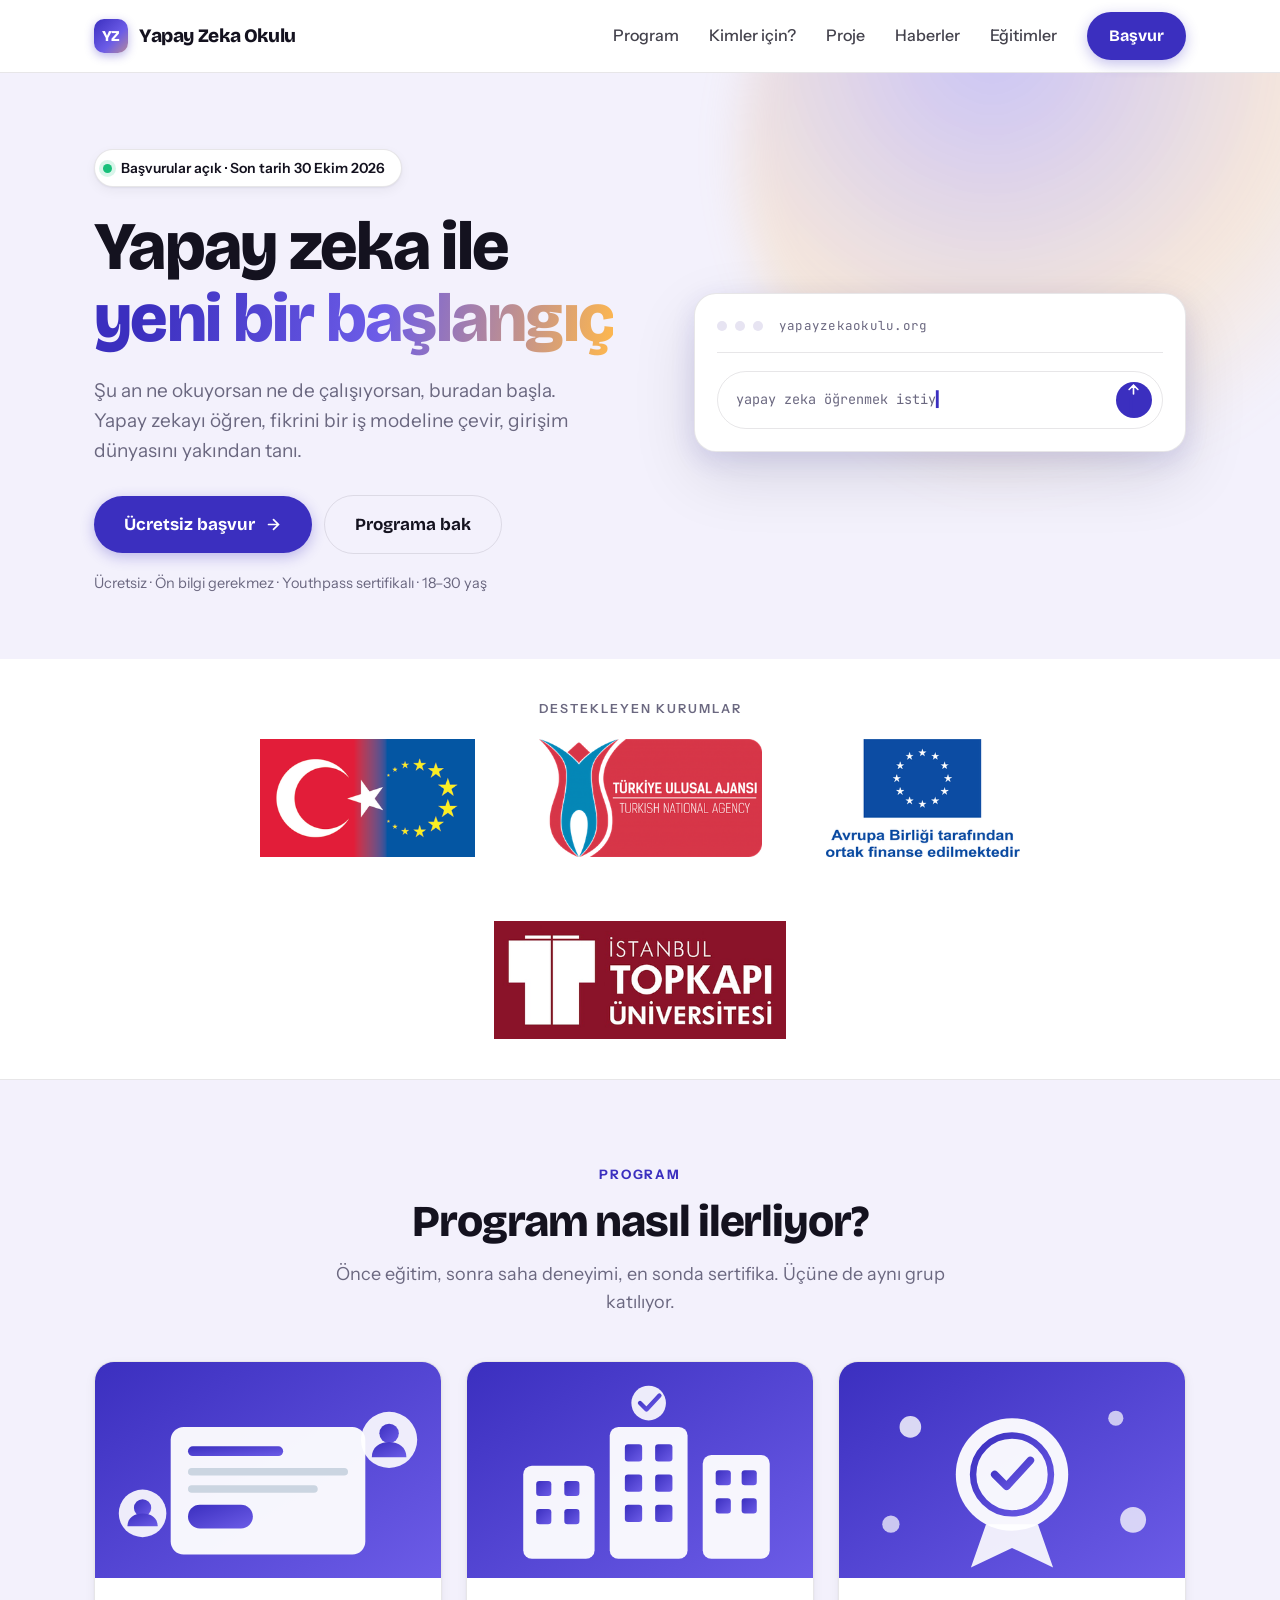
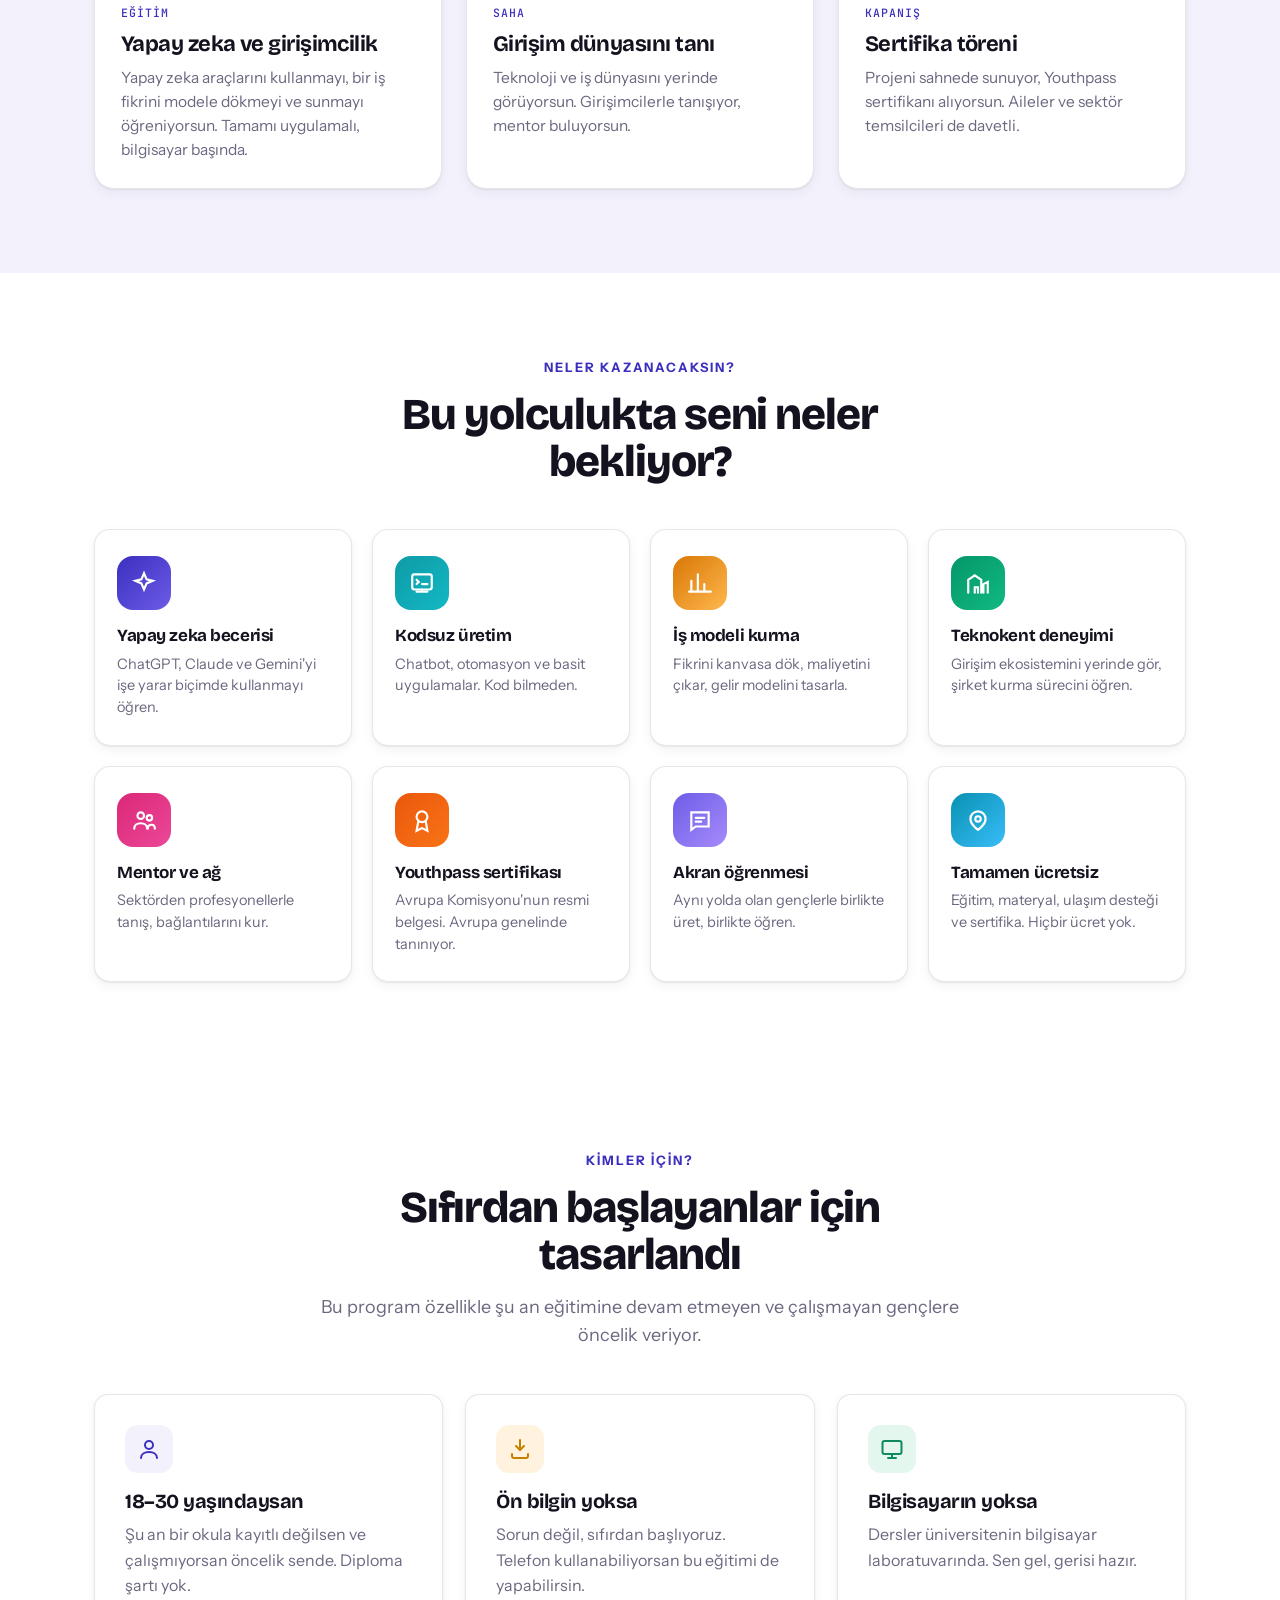
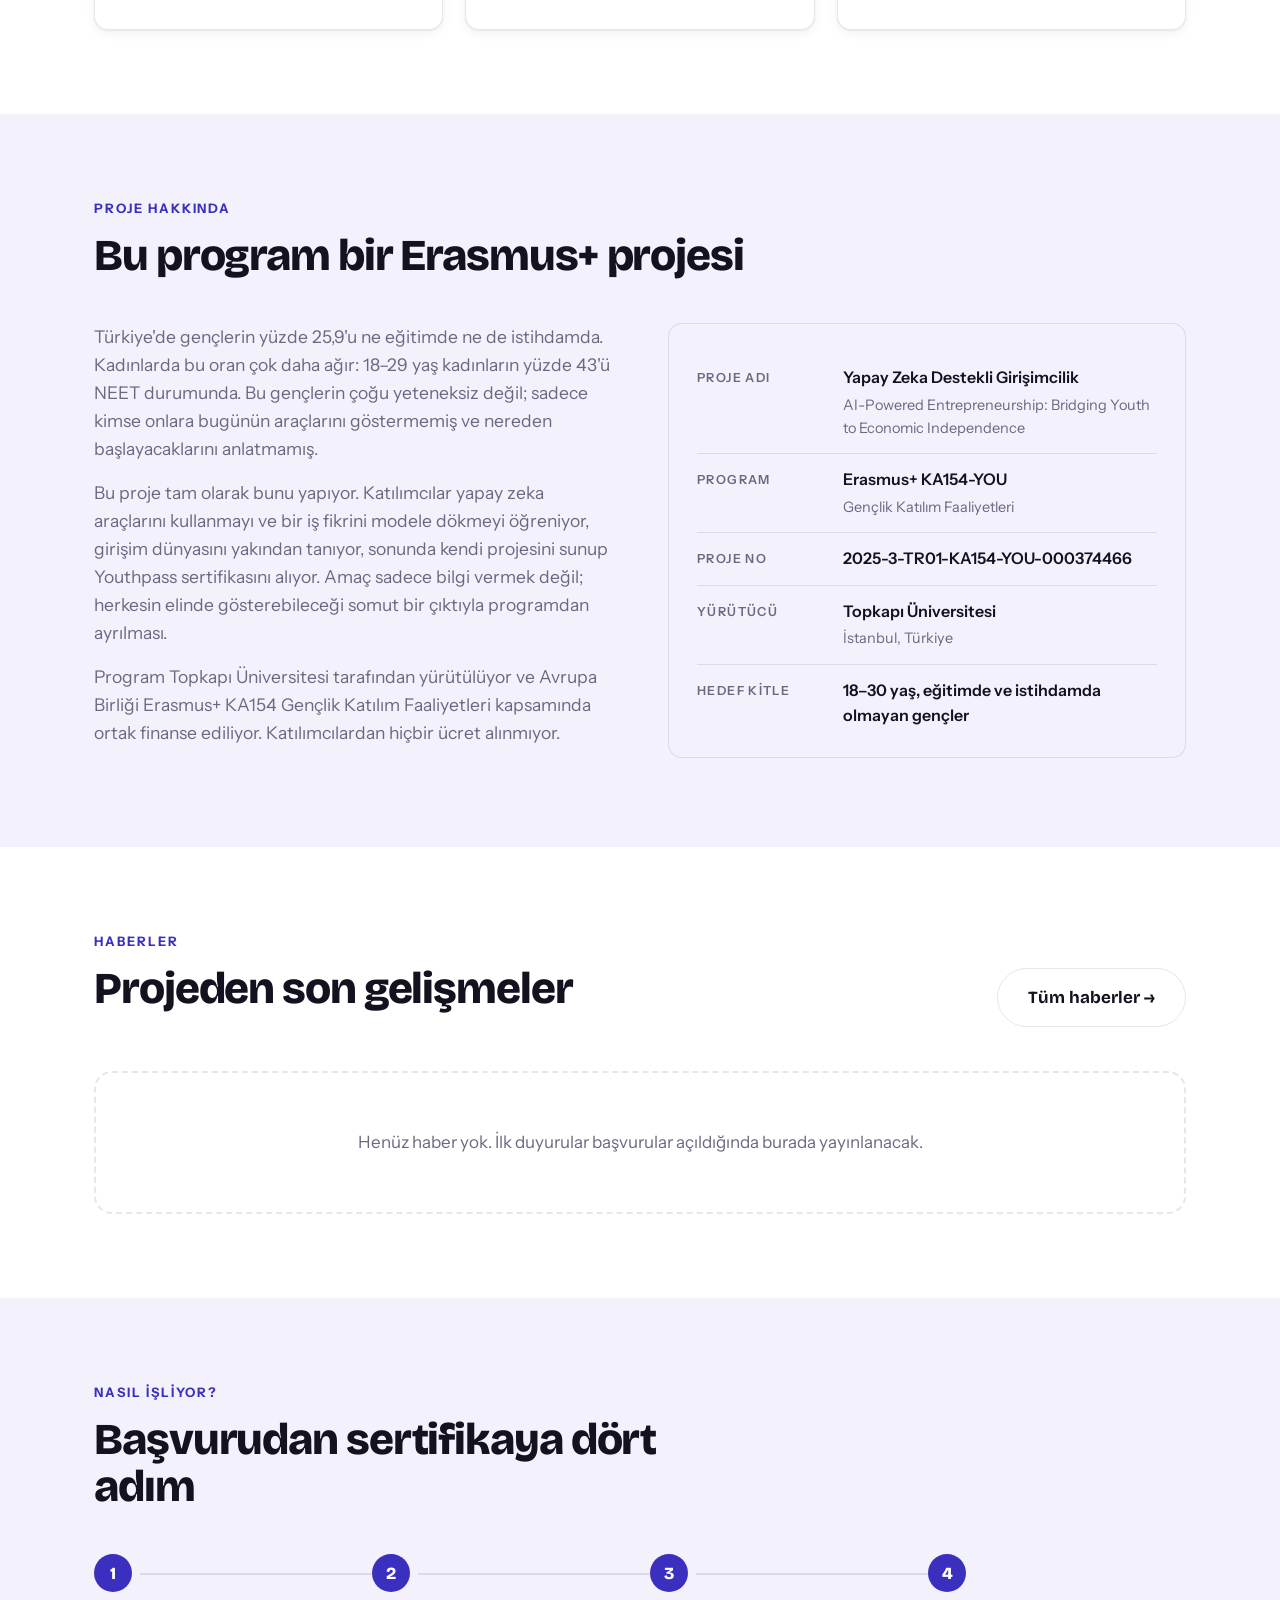
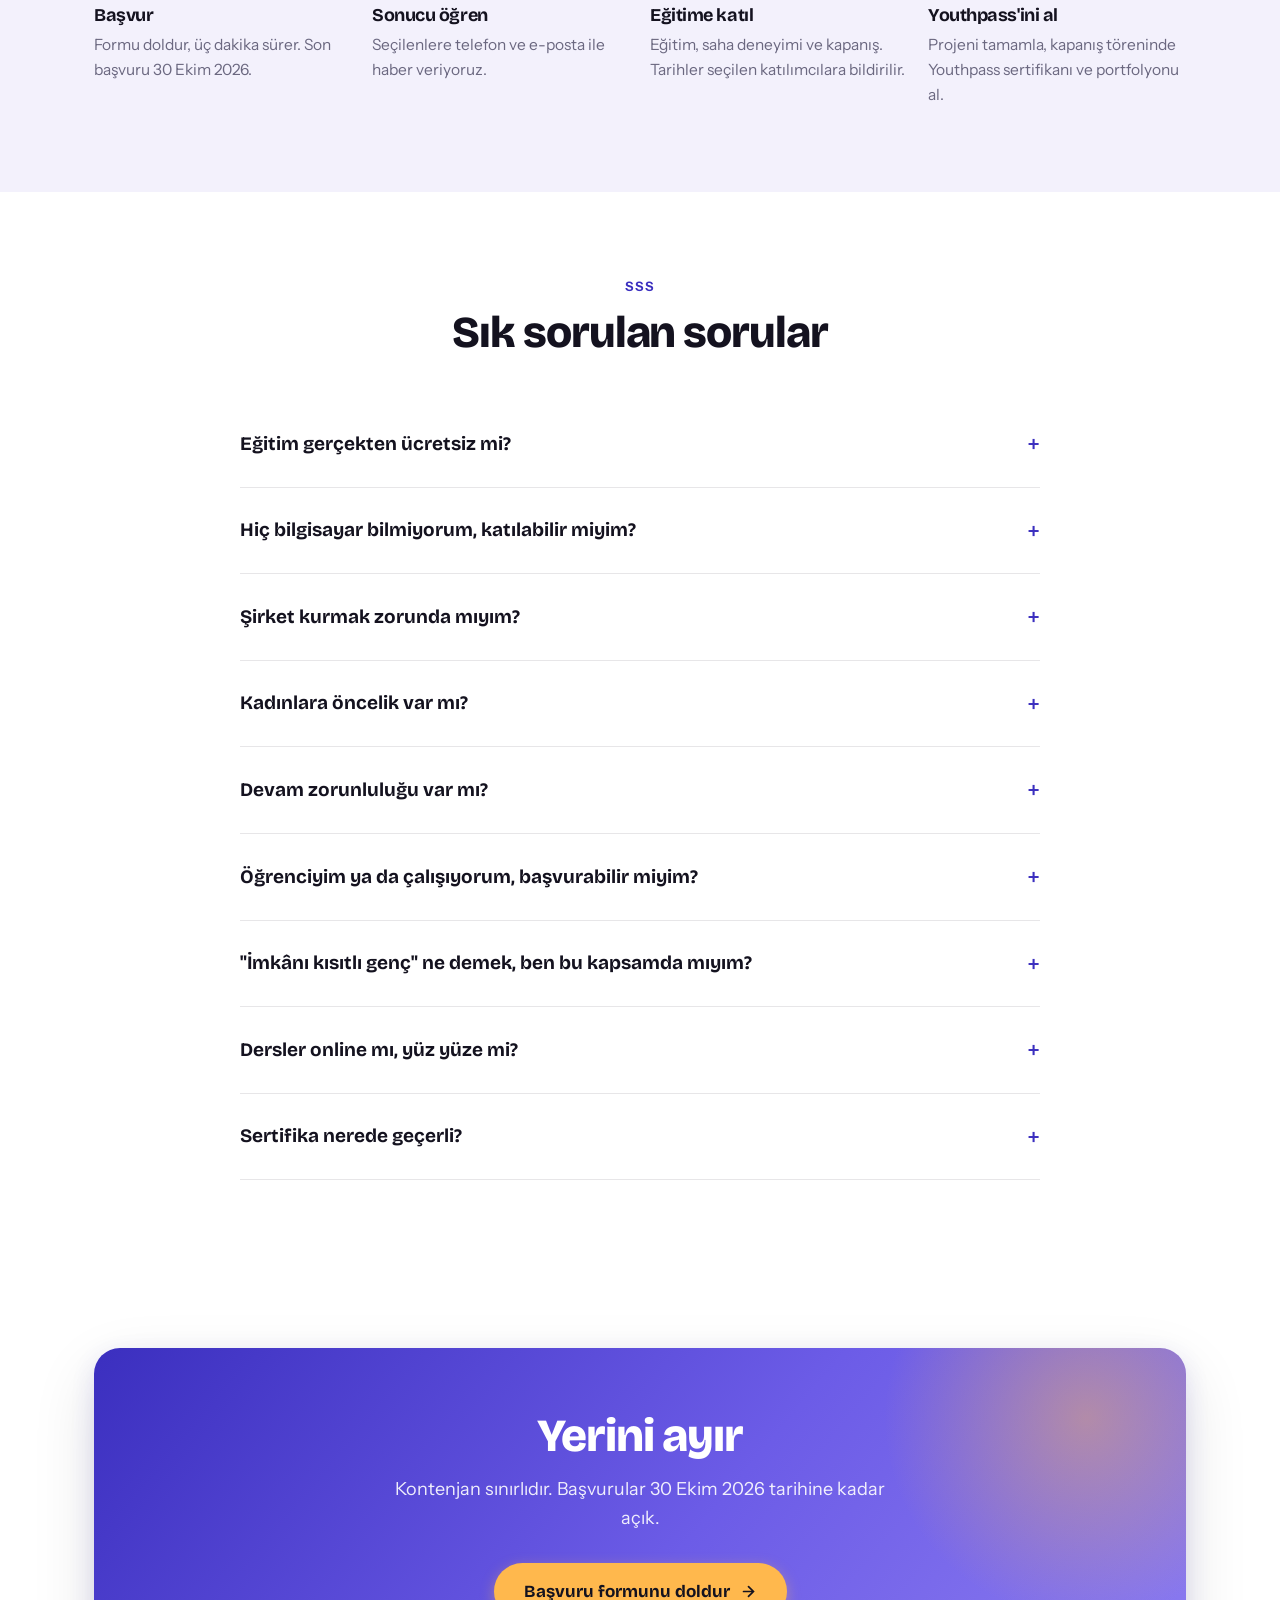
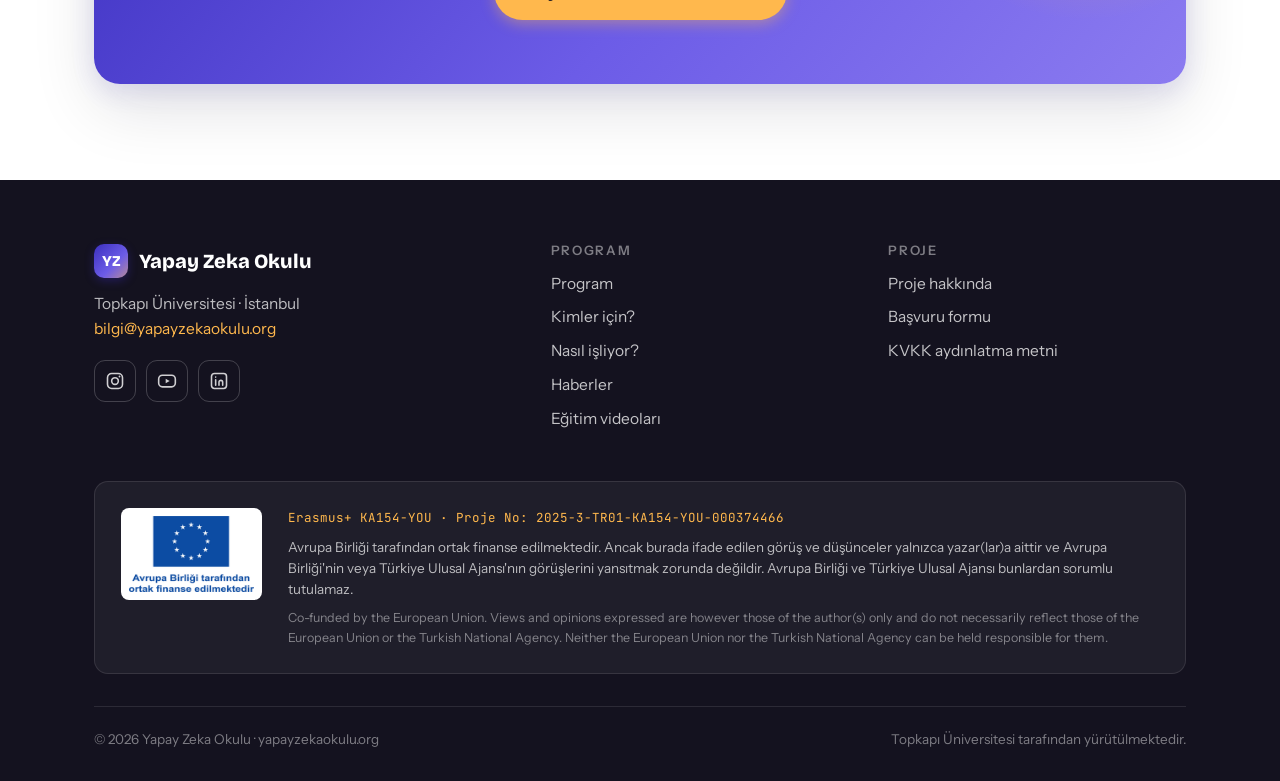
<file: index.html>
<!DOCTYPE html>
<html lang="tr">
<head>
<meta charset="UTF-8">
<meta name="viewport" content="width=device-width, initial-scale=1.0">
<title>Yapay Zeka Okulu — Gençler için ücretsiz yapay zeka ve girişimcilik eğitimi</title>
<meta name="description" content="18-30 yaş gençler için ücretsiz yapay zeka ve girişimcilik eğitimi. Topkapı Üniversitesi, Erasmus+ desteğiyle. Ön bilgi gerekmez, Youthpass sertifikalı.">
<meta property="og:title" content="Yapay Zeka Okulu — Yeni bir başlangıç">
<meta property="og:description" content="18-30 yaş gençler için ücretsiz yapay zeka ve girişimcilik eğitimi.">
<meta property="og:url" content="https://yapayzekaokulu.org">
<meta property="og:image" content="https://yapayzekaokulu.org/gorseller/paylasim.jpg">
<link rel="icon" href="favicon.svg" type="image/svg+xml">
<link rel="preconnect" href="https://fonts.googleapis.com">
<link rel="preconnect" href="https://fonts.gstatic.com" crossorigin>
<link href="https://fonts.googleapis.com/css2?family=Bricolage+Grotesque:opsz,wght@12..96,400..800&family=Instrument+Sans:wght@400;500;600;700&family=JetBrains+Mono:wght@400;500&display=swap" rel="stylesheet">
<link rel="stylesheet" href="stil.css">
</head>
<body>

<nav>
  <div class="dar nav-ic">
    <a class="marka" href="/"><span class="marka-ikon">YZ</span>Yapay Zeka Okulu</a>
    <div class="nav-linkler">
      <a href="#mufredat">Program</a>
      <a href="#kimler">Kimler için?</a>
      <a href="#proje">Proje</a>
      <a href="haberler.html">Haberler</a>
      <a href="egitimler.html">Eğitimler</a>
      <a class="btn" href="https://forms.gle/GFxNzobju2ULguTd8">Başvur</a>
    </div>
  </div>
</nav>

<header class="hero">
  <div class="dar hero-ic">
    <div>
      <div class="etiket"><span class="nokta"></span> Başvurular açık · Son tarih 30 Ekim 2026</div>
      <h1>Yapay zeka ile<br><span class="vurgu">yeni bir başlangıç</span></h1>
      <p class="spot">Şu an ne okuyorsan ne de çalışıyorsan, buradan başla. Yapay zekayı öğren, fikrini bir iş modeline çevir, girişim dünyasını yakından tanı.</p>
      <div class="hero-btnler">
        <a class="btn" href="https://forms.gle/GFxNzobju2ULguTd8">Ücretsiz başvur
          <svg width="17" height="17" viewBox="0 0 24 24" fill="none" stroke="currentColor" stroke-width="2.4" stroke-linecap="round"><path d="M5 12h13M12 5l7 7-7 7"/></svg>
        </a>
        <a class="btn hayalet" href="#mufredat">Programa bak</a>
      </div>
      <p class="hero-not">Ücretsiz · Ön bilgi gerekmez · Youthpass sertifikalı · 18–30 yaş</p>
    </div>

    <div class="prompt-kart" aria-hidden="true">
      <div class="prompt-ust">
        <span class="pt"></span><span class="pt"></span><span class="pt"></span>
        <span class="ad">yapayzekaokulu.org</span>
      </div>
      <div id="sohbet"></div>
      <div class="prompt-girdi">
        <span id="yaziAlani"></span>
        <span class="gonder">
          <svg width="15" height="15" viewBox="0 0 24 24" fill="none" stroke="currentColor" stroke-width="2.6" stroke-linecap="round"><path d="M12 19V5M5 12l7-7 7 7"/></svg>
        </span>
      </div>
    </div>
  </div>
</header>

<div class="logo-serit">
  <div class="dar">
    <div class="baslik">Destekleyen kurumlar</div>
    <div class="logo-liste">
      <img src="[data-uri]" alt="T.C. Dışişleri Bakanlığı Avrupa Birliği Başkanlığı">
      <img src="[data-uri]" alt="Türkiye Ulusal Ajansı" onerror="this.outerHTML='&lt;div class=\'logo-yer\'&gt;ulusal-ajans.png&lt;/div&gt;'">
      <img src="[data-uri]" alt="Avrupa Birliği tarafından ortak finanse edilmektedir" >
      <img src="[data-uri]" alt="Topkapı Üniversitesi" onerror="this.outerHTML='&lt;div class=\'logo-yer\'&gt;topkapi-universitesi.png&lt;/div&gt;'">
    </div>
  </div>
</div>

<!-- program: üç faaliyet -->
<section id="mufredat" style="background:var(--leylak)">
  <div class="dar">
    <div class="bolum-ust orta gir">
      <div class="uste">Program</div>
      <h2>Program nasıl ilerliyor?</h2>
      <p>Önce eğitim, sonra saha deneyimi, en sonda sertifika. Üçüne de aynı grup katılıyor.</p>
    </div>
    <div class="prog-grid gir">

      <div class="prog">
        <div class="gorsel"><svg viewBox="0 0 320 200" xmlns="http://www.w3.org/2000/svg">
      <defs><linearGradient id="g" x1="0" y1="0" x2="1" y2="1">
        <stop offset="0" stop-color="#3B2FBF"/><stop offset="1" stop-color="#6C5CE7"/></linearGradient></defs>
      <rect width="320" height="200" fill="url(#g)"/>
      <rect x="70" y="60" width="180" height="118" rx="12" fill="#fff" opacity=".95"/>
      <rect x="86" y="78" width="88" height="9" rx="4.5" fill="url(#g)"/>
      <rect x="86" y="98" width="148" height="7" rx="3.5" fill="#CBD5E1"/>
      <rect x="86" y="114" width="120" height="7" rx="3.5" fill="#CBD5E1"/>
      <rect x="86" y="132" width="60" height="22" rx="11" fill="url(#g)"/>
      <circle cx="272" cy="72" r="26" fill="#fff" opacity=".9"/><circle cx="272" cy="66" r="9" fill="url(#g)"/>
      <path d="M256 88c0-9 7-14 16-14s16 5 16 14z" fill="url(#g)"/>
      <circle cx="44" cy="140" r="22" fill="#fff" opacity=".9"/><circle cx="44" cy="135" r="8" fill="url(#g)"/>
      <path d="M30 152c0-8 6-12 14-12s14 4 14 12z" fill="url(#g)"/>
    </svg></div>
        <div class="ic">
          <div class="rozetcik">Eğitim</div>
          <h3>Yapay zeka ve girişimcilik</h3>
          <p>Yapay zeka araçlarını kullanmayı, bir iş fikrini modele dökmeyi ve sunmayı öğreniyorsun. Tamamı uygulamalı, bilgisayar başında.</p>
        </div>
      </div>

      <div class="prog">
        <div class="gorsel"><svg viewBox="0 0 320 200" xmlns="http://www.w3.org/2000/svg">
      <defs><linearGradient id="g" x1="0" y1="0" x2="1" y2="1">
        <stop offset="0" stop-color="#0E9BA6"/><stop offset="1" stop-color="#12B8C4"/></linearGradient></defs>
      <rect width="320" height="200" fill="url(#g)"/>
      <rect x="52" y="96" width="66" height="86" rx="8" fill="#fff" opacity=".95"/>
      <rect x="132" y="60" width="72" height="122" rx="8" fill="#fff" opacity=".95"/>
      <rect x="218" y="86" width="62" height="96" rx="8" fill="#fff" opacity=".95"/>
      <g fill="url(#g)"><rect x="64" y="110" width="14" height="14" rx="3"/><rect x="90" y="110" width="14" height="14" rx="3"/>
      <rect x="64" y="136" width="14" height="14" rx="3"/><rect x="90" y="136" width="14" height="14" rx="3"/>
      <rect x="146" y="76" width="16" height="16" rx="3"/><rect x="174" y="76" width="16" height="16" rx="3"/>
      <rect x="146" y="104" width="16" height="16" rx="3"/><rect x="174" y="104" width="16" height="16" rx="3"/>
      <rect x="146" y="132" width="16" height="16" rx="3"/><rect x="174" y="132" width="16" height="16" rx="3"/>
      <rect x="230" y="100" width="14" height="14" rx="3"/><rect x="254" y="100" width="14" height="14" rx="3"/>
      <rect x="230" y="126" width="14" height="14" rx="3"/><rect x="254" y="126" width="14" height="14" rx="3"/></g>
      <circle cx="168" cy="38" r="16" fill="#fff" opacity=".9"/><path d="M160 38l6 6 12-13" stroke="url(#g)" stroke-width="4" fill="none" stroke-linecap="round" stroke-linejoin="round"/>
    </svg></div>
        <div class="ic">
          <div class="rozetcik">Saha</div>
          <h3>Girişim dünyasını tanı</h3>
          <p>Teknoloji ve iş dünyasını yerinde görüyorsun. Girişimcilerle tanışıyor, mentor buluyorsun.</p>
        </div>
      </div>

      <div class="prog">
        <div class="gorsel"><svg viewBox="0 0 320 200" xmlns="http://www.w3.org/2000/svg">
      <defs><linearGradient id="g" x1="0" y1="0" x2="1" y2="1">
        <stop offset="0" stop-color="#D97706"/><stop offset="1" stop-color="#FFB84D"/></linearGradient></defs>
      <rect width="320" height="200" fill="url(#g)"/>
      <circle cx="160" cy="104" r="52" fill="#fff" opacity=".95"/>
      <circle cx="160" cy="104" r="36" fill="none" stroke="url(#g)" stroke-width="6"/>
      <path d="M144 104l11 11 22-24" stroke="url(#g)" stroke-width="7" fill="none" stroke-linecap="round" stroke-linejoin="round"/>
      <path d="M136 150l-14 40 38-18 38 18-14-40" fill="#fff" opacity=".9"/>
      <circle cx="66" cy="60" r="10" fill="#fff" opacity=".8"/><circle cx="256" cy="52" r="7" fill="#fff" opacity=".7"/>
      <circle cx="272" cy="146" r="12" fill="#fff" opacity=".75"/><circle cx="48" cy="150" r="8" fill="#fff" opacity=".7"/>
    </svg></div>
        <div class="ic">
          <div class="rozetcik">Kapanış</div>
          <h3>Sertifika töreni</h3>
          <p>Projeni sahnede sunuyor, Youthpass sertifikanı alıyorsun. Aileler ve sektör temsilcileri de davetli.</p>
        </div>
      </div>

    </div>
  </div>
</section>

<!-- neler bekliyor -->
<section>
  <div class="dar">
    <div class="bolum-ust orta gir">
      <div class="uste">Neler kazanacaksın?</div>
      <h2>Bu yolculukta seni neler bekliyor?</h2>
    </div>
    <div class="ikon-grid gir">
      <div class="ig"><div class="yuvarlak"><svg width="26" height="26" viewBox="0 0 24 24" fill="none" stroke="currentColor" stroke-width="2" stroke-linecap="round"><path d="M12 3l2.4 5.6L20 10l-5.6 2.4L12 18l-2.4-5.6L4 10l5.6-1.4z"/></svg></div>
        <h3>Yapay zeka becerisi</h3><p>ChatGPT, Claude ve Gemini'yi işe yarar biçimde kullanmayı öğren.</p></div>
      <div class="ig"><div class="yuvarlak"><svg width="26" height="26" viewBox="0 0 24 24" fill="none" stroke="currentColor" stroke-width="2" stroke-linecap="round"><rect x="3" y="4" width="18" height="14" rx="2"/><path d="M7 20h10M12 18v2M7 9l2 2-2 2M12 13h5"/></svg></div>
        <h3>Kodsuz üretim</h3><p>Chatbot, otomasyon ve basit uygulamalar. Kod bilmeden.</p></div>
      <div class="ig"><div class="yuvarlak"><svg width="26" height="26" viewBox="0 0 24 24" fill="none" stroke="currentColor" stroke-width="2" stroke-linecap="round"><path d="M4 20V10M10 20V4M16 20v-7M22 20H2"/></svg></div>
        <h3>İş modeli kurma</h3><p>Fikrini kanvasa dök, maliyetini çıkar, gelir modelini tasarla.</p></div>
      <div class="ig"><div class="yuvarlak"><svg width="26" height="26" viewBox="0 0 24 24" fill="none" stroke="currentColor" stroke-width="2" stroke-linecap="round"><path d="M3 21V9l6-4 6 4v12M9 21v-5h3v5M17 21V13l4-2v10"/></svg></div>
        <h3>Teknokent deneyimi</h3><p>Girişim ekosistemini yerinde gör, şirket kurma sürecini öğren.</p></div>
      <div class="ig"><div class="yuvarlak"><svg width="26" height="26" viewBox="0 0 24 24" fill="none" stroke="currentColor" stroke-width="2" stroke-linecap="round"><circle cx="9" cy="8" r="3"/><circle cx="17" cy="10" r="2.5"/><path d="M3 20c0-3.3 2.7-5 6-5s6 1.7 6 5M15.5 20c0-2.4 1.6-3.6 3.5-3.6s3 1.2 3 3.6"/></svg></div>
        <h3>Mentor ve ağ</h3><p>Sektörden profesyonellerle tanış, bağlantılarını kur.</p></div>
      <div class="ig"><div class="yuvarlak"><svg width="26" height="26" viewBox="0 0 24 24" fill="none" stroke="currentColor" stroke-width="2" stroke-linecap="round"><circle cx="12" cy="9" r="5"/><path d="M8.5 13.5L7 22l5-2.5L17 22l-1.5-8.5"/></svg></div>
        <h3>Youthpass sertifikası</h3><p>Avrupa Komisyonu'nun resmi belgesi. Avrupa genelinde tanınıyor.</p></div>
      <div class="ig"><div class="yuvarlak"><svg width="26" height="26" viewBox="0 0 24 24" fill="none" stroke="currentColor" stroke-width="2" stroke-linecap="round"><path d="M4 5h16v13H8l-4 3z"/><path d="M8 10h8M8 13.5h5"/></svg></div>
        <h3>Akran öğrenmesi</h3><p>Aynı yolda olan gençlerle birlikte üret, birlikte öğren.</p></div>
      <div class="ig"><div class="yuvarlak"><svg width="26" height="26" viewBox="0 0 24 24" fill="none" stroke="currentColor" stroke-width="2" stroke-linecap="round"><path d="M12 21s-7-4.6-7-10a7 7 0 0114 0c0 5.4-7 10-7 10z"/><circle cx="12" cy="11" r="2.5"/></svg></div>
        <h3>Tamamen ücretsiz</h3><p>Eğitim, materyal, ulaşım desteği ve sertifika. Hiçbir ücret yok.</p></div>
    </div>
  </div>
</section>

<!-- kimler için -->
<section id="kimler">
  <div class="dar">
    <div class="bolum-ust orta gir">
      <div class="uste">Kimler için?</div>
      <h2>Sıfırdan başlayanlar için tasarlandı</h2>
      <p>Bu program özellikle şu an eğitimine devam etmeyen ve çalışmayan gençlere öncelik veriyor.</p>
    </div>
    <div class="kartlar gir">
      <div class="kart">
        <div class="ikon">
          <svg width="24" height="24" viewBox="0 0 24 24" fill="none" stroke="currentColor" stroke-width="2" stroke-linecap="round"><circle cx="12" cy="8" r="4"/><path d="M4 21c0-4 3.6-6 8-6s8 2 8 6"/></svg>
        </div>
        <h3>18–30 yaşındaysan</h3>
        <p>Şu an bir okula kayıtlı değilsen ve çalışmıyorsan öncelik sende. Diploma şartı yok.</p>
      </div>
      <div class="kart">
        <div class="ikon">
          <svg width="24" height="24" viewBox="0 0 24 24" fill="none" stroke="currentColor" stroke-width="2" stroke-linecap="round"><path d="M12 3v10M8 9l4 4 4-4"/><path d="M4 17v2a2 2 0 002 2h12a2 2 0 002-2v-2"/></svg>
        </div>
        <h3>Ön bilgin yoksa</h3>
        <p>Sorun değil, sıfırdan başlıyoruz. Telefon kullanabiliyorsan bu eğitimi de yapabilirsin.</p>
      </div>
      <div class="kart">
        <div class="ikon">
          <svg width="24" height="24" viewBox="0 0 24 24" fill="none" stroke="currentColor" stroke-width="2" stroke-linecap="round"><rect x="2.5" y="4" width="19" height="13" rx="2"/><path d="M8 21h8M12 17v4"/></svg>
        </div>
        <h3>Bilgisayarın yoksa</h3>
        <p>Dersler üniversitenin bilgisayar laboratuvarında. Sen gel, gerisi hazır.</p>
      </div>
    </div>
  </div>
</section>

<!-- proje hakkında -->
<section id="proje" style="background:var(--leylak)">
  <div class="dar">
    <div class="bolum-ust gir">
      <div class="uste">Proje hakkında</div>
      <h2>Bu program bir Erasmus+ projesi</h2>
    </div>
    <div class="proje-blok gir">
      <div class="proje-metin">
        <p>Türkiye'de gençlerin yüzde 25,9'u ne eğitimde ne de istihdamda. Kadınlarda bu oran çok daha ağır: 18–29 yaş kadınların yüzde 43'ü NEET durumunda. Bu gençlerin çoğu yeteneksiz değil; sadece kimse onlara bugünün araçlarını göstermemiş ve nereden başlayacaklarını anlatmamış.</p>
        <p>Bu proje tam olarak bunu yapıyor. Katılımcılar yapay zeka araçlarını kullanmayı ve bir iş fikrini modele dökmeyi öğreniyor, girişim dünyasını yakından tanıyor, sonunda kendi projesini sunup Youthpass sertifikasını alıyor. Amaç sadece bilgi vermek değil; herkesin elinde gösterebileceği somut bir çıktıyla programdan ayrılması.</p>
        <p>Program Topkapı Üniversitesi tarafından yürütülüyor ve Avrupa Birliği Erasmus+ KA154 Gençlik Katılım Faaliyetleri kapsamında ortak finanse ediliyor. Katılımcılardan hiçbir ücret alınmıyor.</p>
        
      </div>
      <div class="proje-kunye">
        <div class="kunye-satir"><div class="k">Proje adı</div><div class="v">Yapay Zeka Destekli Girişimcilik<span>AI-Powered Entrepreneurship: Bridging Youth to Economic Independence</span></div></div>
        <div class="kunye-satir"><div class="k">Program</div><div class="v">Erasmus+ KA154-YOU<span>Gençlik Katılım Faaliyetleri</span></div></div>
        <div class="kunye-satir"><div class="k">Proje no</div><div class="v">2025-3-TR01-KA154-YOU-000374466</div></div>
        <div class="kunye-satir"><div class="k">Yürütücü</div><div class="v">Topkapı Üniversitesi<span>İstanbul, Türkiye</span></div></div>
        <div class="kunye-satir"><div class="k">Hedef kitle</div><div class="v">18–30 yaş, eğitimde ve istihdamda olmayan gençler</div></div>
      </div>
    </div>
  </div>
</section>

<!-- haberler önizleme -->
<section id="haberler">
  <div class="dar">
    <div class="bolum-ust gir" style="display:flex;justify-content:space-between;align-items:flex-end;max-width:none;gap:20px;flex-wrap:wrap">
      <div style="max-width:620px">
        <div class="uste">Haberler</div>
        <h2>Projeden son gelişmeler</h2>
      </div>
      <a class="btn hayalet" href="haberler.html">Tüm haberler →</a>
    </div>
    <div class="haber-grid gir" id="haberOnizleme">
      <div class="haber-bos">Henüz haber yok. İlk duyurular başvurular açıldığında burada yayınlanacak.</div>
    </div>
  </div>
</section>

<!-- nasıl işliyor -->
<section id="nasil" style="background:var(--leylak)">
  <div class="dar">
    <div class="bolum-ust gir">
      <div class="uste">Nasıl işliyor?</div>
      <h2>Başvurudan sertifikaya dört adım</h2>
    </div>
    <div class="adimlar gir">
      <div class="adim"><h3>Başvur</h3><p>Formu doldur, üç dakika sürer. Son başvuru 30 Ekim 2026.</p></div>
      <div class="adim"><h3>Sonucu öğren</h3><p>Seçilenlere telefon ve e-posta ile haber veriyoruz.</p></div>
      <div class="adim"><h3>Eğitime katıl</h3><p>Eğitim, saha deneyimi ve kapanış. Tarihler seçilen katılımcılara bildirilir.</p></div>
      <div class="adim"><h3>Youthpass'ini al</h3><p>Projeni tamamla, kapanış töreninde Youthpass sertifikanı ve portfolyonu al.</p></div>
    </div>
  </div>
</section>

<!-- sss -->
<section id="sss">
  <div class="dar">
    <div class="bolum-ust orta gir">
      <div class="uste">SSS</div>
      <h2>Sık sorulan sorular</h2>
    </div>
    <div class="sss-sar gir">
      <details><summary>Eğitim gerçekten ücretsiz mi?</summary><p>Evet. Eğitim, materyaller ve sertifika tamamen ücretsiz. Program Erasmus+ KA154 desteğiyle yürütülüyor, katılımcıdan hiçbir ücret alınmıyor.</p></details>
      <details><summary>Hiç bilgisayar bilmiyorum, katılabilir miyim?</summary><p>Evet. Program sıfırdan başlayanlar için tasarlandı. İlk hafta cihazı açmaktan başlıyoruz.</p></details>
      <details><summary>Şirket kurmak zorunda mıyım?</summary><p>Hayır. Girişimcilik bölümü "nasıl yapılır" öğretiyor. İsteyen kurar, istemeyen bu bilgiyi çalıştığı yerde kullanır.</p></details>
      <details><summary>Kadınlara öncelik var mı?</summary><p>Evet. Türkiye'de 18–29 yaş kadınların yüzde 43'ü ne eğitimde ne istihdamda; erkeklerde bu oran yüzde 17. Bu farkı kapatmak için kontenjanın büyük bölümü kadın katılımcılara ayrıldı.</p></details>
      <details><summary>Devam zorunluluğu var mı?</summary><p>Evet. Aşamalar birbirini tamamlıyor; Youthpass için tam katılım bekleniyor. Mazeretli devamsızlıkta telafi imkânı var.</p></details>
      <details><summary>Öğrenciyim ya da çalışıyorum, başvurabilir miyim?</summary><p>Başvurabilirsin. Ancak kontenjan dolarsa şu an eğitimde ve işte olmayan gençlere öncelik verilir.</p></details>
      <details><summary>"İmkânı kısıtlı genç" ne demek, ben bu kapsamda mıyım?</summary><p>Erasmus+ programının tanımı bu. Eğitime veya iş hayatına erişmeni zorlaştıran bir engel varsa bu kapsamdasın: uzun süredir işsiz olmak, okulu yarıda bırakmak, düşük gelirli bir hanede yaşamak, kırsalda veya merkeze uzak bir yerde oturmak, engellilik veya süregelen bir sağlık durumu, göçmen ya da mülteci geçmişi, ayrımcılığa uğramak. Başvuruda bunu ayrıca kanıtlaman gerekmiyor, formdaki sorular yeterli.</p></details>
      <details><summary>Dersler online mı, yüz yüze mi?</summary><p>Tamamen yüz yüze, İstanbul'da. Kesin yer bilgisi seçilen katılımcılara bildirilir. Ders kayıtları sonrasında <a href="egitimler.html">Eğitimler</a> sayfasında yayınlanıyor.</p></details>
      <details><summary>Sertifika nerede geçerli?</summary><p>Programı tamamlayanlara <b>Youthpass</b> veriliyor. Youthpass, Avrupa Komisyonu'nun resmi sertifikası; Erasmus+ projelerinde kazandığın becerileri Avrupa genelinde tanınan bir belgeyle gösteriyor. Ayrıca eğitim boyunca ürettiğin işlerden bir portfolyo çıkıyor; iş başvurularında asıl işe yarayan o.</p></details>
    </div>
  </div>
</section>

<!-- cta -->
<section class="cta-sar">
  <div class="dar">
    <div class="cta gir">
      <h2>Yerini ayır</h2>
      <p>Kontenjan sınırlıdır. Başvurular 30 Ekim 2026 tarihine kadar açık.</p>
      <a class="btn sari" href="https://forms.gle/GFxNzobju2ULguTd8">Başvuru formunu doldur
        <svg width="17" height="17" viewBox="0 0 24 24" fill="none" stroke="currentColor" stroke-width="2.4" stroke-linecap="round"><path d="M5 12h13M12 5l7 7-7 7"/></svg>
      </a>
    </div>
  </div>
</section>

<footer>
  <div class="dar">
    <div class="foot-ust">
      <div>
        <div class="foot-marka"><span class="marka-ikon">YZ</span>Yapay Zeka Okulu</div>
        <p>Topkapı Üniversitesi · İstanbul<br>
           <a class="eposta" data-k="bilgi" data-a="yapayzekaokulu.org">e-posta adresi yükleniyor…</a><br></p>
        <div class="sosyal">
          <a href="[INSTAGRAM_LINKI]" aria-label="Instagram"><svg width="20" height="20" viewBox="0 0 24 24" fill="none" stroke="currentColor" stroke-width="1.9"><rect x="3" y="3" width="18" height="18" rx="5"/><circle cx="12" cy="12" r="4"/><circle cx="17.4" cy="6.6" r="1.1" fill="currentColor" stroke="none"/></svg></a>
          <a href="[YOUTUBE_LINKI]" aria-label="YouTube"><svg width="20" height="20" viewBox="0 0 24 24" fill="none" stroke="currentColor" stroke-width="1.9"><rect x="2" y="5" width="20" height="14" rx="4.5"/><path d="M10.4 9.2l4.8 2.8-4.8 2.8z" fill="currentColor" stroke="none"/></svg></a>
          <a href="[LINKEDIN_LINKI]" aria-label="LinkedIn"><svg width="20" height="20" viewBox="0 0 24 24" fill="none" stroke="currentColor" stroke-width="1.9" stroke-linecap="round"><rect x="3" y="3" width="18" height="18" rx="3.5"/><path d="M8 10.5V17M8 7.2v.1M12 17v-3.6a2.2 2.2 0 014.4 0V17"/></svg></a>
        </div>
      </div>
      <div class="foot-sut">
        <h4>Program</h4>
        <a href="#mufredat">Program</a>
        <a href="#kimler">Kimler için?</a>
        <a href="#nasil">Nasıl işliyor?</a>
        <a href="haberler.html">Haberler</a>
        <a href="egitimler.html">Eğitim videoları</a>
      </div>
      <div class="foot-sut">
        <h4>Proje</h4>
        <a href="#proje">Proje hakkında</a>
          <a href="https://forms.gle/GFxNzobju2ULguTd8">Başvuru formu</a>
        <a href="kvkk.html">KVKK aydınlatma metni</a>
      </div>
    </div>

    <div class="ab-blok">
      <img src="[data-uri]" alt="Co-funded by the European Union" >
      <div>
        <div class="no">Erasmus+ KA154-YOU · Proje No: 2025-3-TR01-KA154-YOU-000374466</div>
        <p>Avrupa Birliği tarafından ortak finanse edilmektedir. Ancak burada ifade edilen görüş ve düşünceler yalnızca yazar(lar)a aittir ve Avrupa Birliği'nin veya Türkiye Ulusal Ajansı'nın görüşlerini yansıtmak zorunda değildir. Avrupa Birliği ve Türkiye Ulusal Ajansı bunlardan sorumlu tutulamaz.</p>
        <p class="en">Co-funded by the European Union. Views and opinions expressed are however those of the author(s) only and do not necessarily reflect those of the European Union or the Turkish National Agency. Neither the European Union nor the Turkish National Agency can be held responsible for them.</p>
      </div>
    </div>

    <div class="foot-alt">
      <span>© 2026 Yapay Zeka Okulu · yapayzekaokulu.org</span>
      <span>Topkapı Üniversitesi tarafından yürütülmektedir.</span>
    </div>
  </div>
</footer>

<script src="site.js"></script>
</body>
</html>
</file>
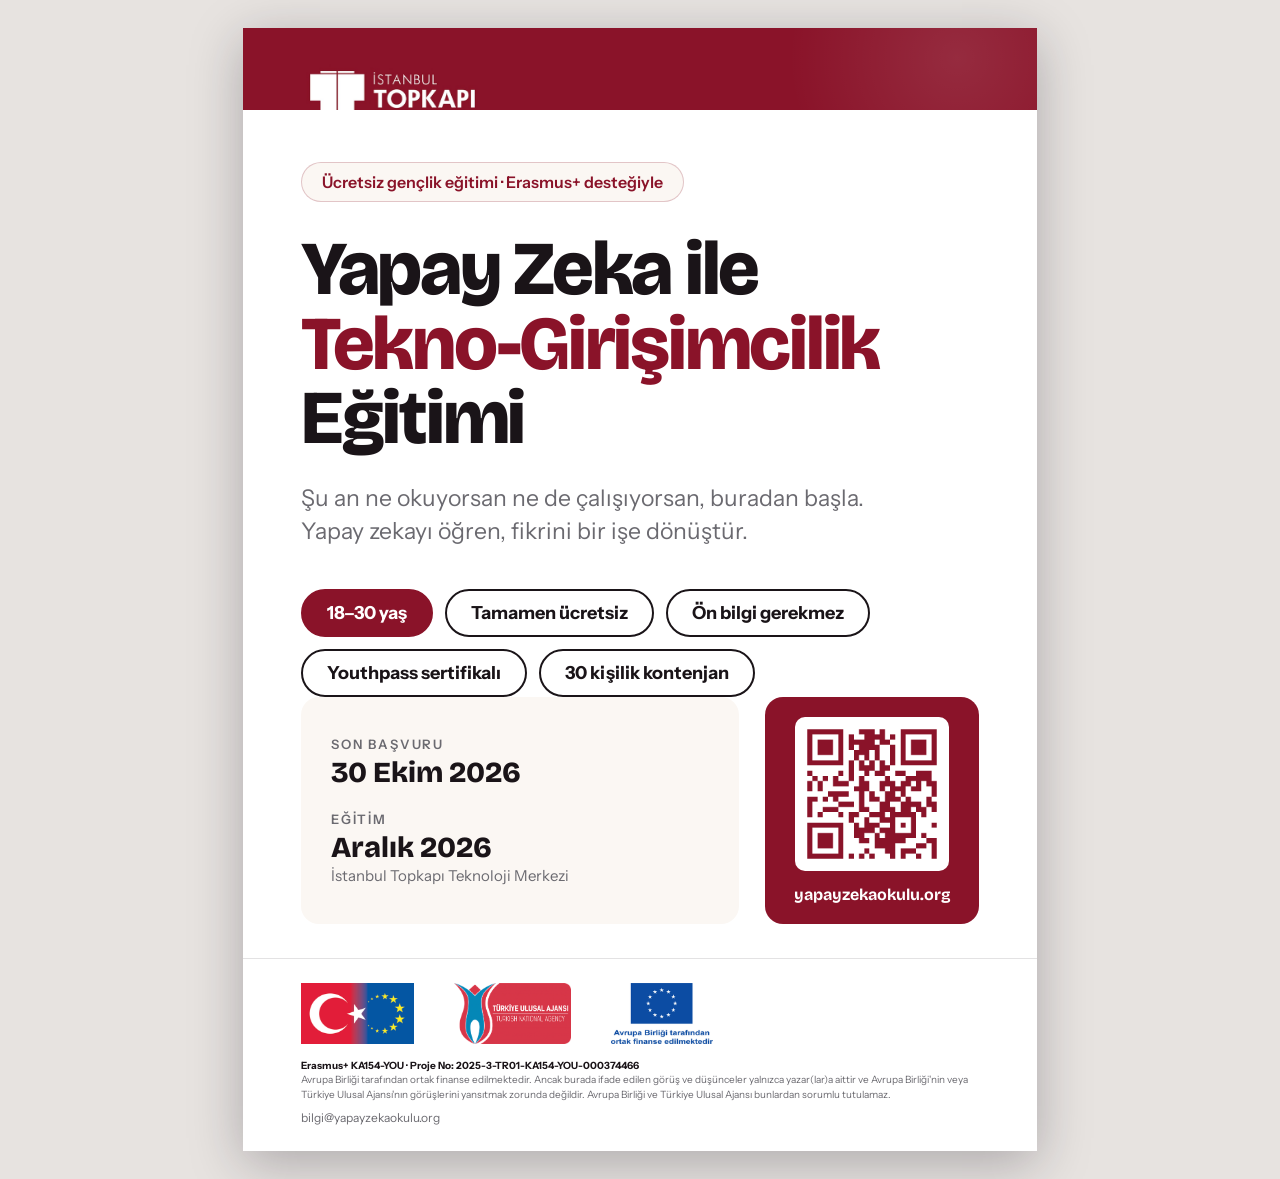
<file: afis (1).html>
<!DOCTYPE html>
<html lang="tr">
<head>
<meta charset="UTF-8">
<title>Afiş — Yapay Zeka ile Tekno-Girişimcilik Eğitimi</title>
<link href="https://fonts.googleapis.com/css2?family=Bricolage+Grotesque:opsz,wght@12..96,400..800&family=Instrument+Sans:wght@400;500;600;700&display=swap" rel="stylesheet">
<style>
:root{ --bordo:#8A1329; --koyu:#5E0C1C; --krem:#FBF7F3; --gri:#6B6A70; }
*{margin:0;padding:0;box-sizing:border-box}
body{background:#e7e3e0;display:flex;justify-content:center;padding:28px;font-family:'Instrument Sans',sans-serif}
.afis{width:794px;height:1123px;background:#fff;position:relative;overflow:hidden;display:flex;flex-direction:column;
  box-shadow:0 12px 50px rgba(20,18,31,.28)}
@media print{ body{background:none;padding:0} .afis{box-shadow:none;width:210mm;height:297mm}
  @page{size:A4 portrait;margin:0} }

/* üst bordo bant */
.ust{background:var(--bordo);padding:34px 58px 30px;position:relative;overflow:hidden}
.ust::after{content:"";position:absolute;top:-140px;right:-90px;width:340px;height:340px;border-radius:50%;
  background:radial-gradient(circle,rgba(255,255,255,.10),transparent 70%)}
.ust img{height:74px;width:auto;display:block;position:relative}

/* gövde */
.govde{flex:1;padding:52px 58px 0;display:flex;flex-direction:column}
.etiket{display:inline-block;align-self:flex-start;background:var(--krem);border:1.5px solid rgba(138,19,41,.22);
  color:var(--bordo);border-radius:100px;padding:9px 20px;font-weight:600;font-size:16px;margin-bottom:30px}
h1{font-family:'Bricolage Grotesque',sans-serif;font-weight:800;font-size:76px;line-height:.98;
  letter-spacing:-.03em;color:#1A1418;margin-bottom:26px}
h1 .vurgu{color:var(--bordo)}
.spot{font-size:23px;line-height:1.45;color:var(--gri);max-width:600px}

.pills{display:flex;gap:12px;flex-wrap:wrap;margin-top:40px}
.pill{border:2px solid #1A1418;border-radius:100px;padding:11px 24px;font-weight:700;font-size:18px;color:#1A1418}
.pill.dolu{background:var(--bordo);border-color:var(--bordo);color:#fff}

/* tarih + qr */
.alt-blok{margin-top:auto;margin-bottom:34px;display:flex;gap:26px;align-items:stretch}
.tarihler{flex:1;background:var(--krem);border-radius:18px;padding:28px 30px;display:flex;flex-direction:column;justify-content:center;gap:22px}
.satir .k{font-size:13px;letter-spacing:.14em;text-transform:uppercase;color:var(--gri);font-weight:600;margin-bottom:5px}
.satir .v{font-family:'Bricolage Grotesque',sans-serif;font-weight:800;font-size:29px;color:#1A1418;line-height:1.1}
.satir .v small{display:block;font-family:'Instrument Sans';font-weight:400;font-size:15px;color:var(--gri);margin-top:4px}
.qr-kutu{width:214px;background:var(--bordo);border-radius:18px;padding:20px;display:flex;flex-direction:column;
  align-items:center;justify-content:center;gap:14px;color:#fff}
.qr{width:154px;height:154px;background:#fff;border-radius:10px;padding:7px}
.qr img{width:100%;height:100%;display:block}
.qr-kutu .adres{font-family:'Bricolage Grotesque',sans-serif;font-weight:700;font-size:16px;text-align:center}

/* alt logo bandı */
.logo-bant{border-top:1px solid rgba(26,20,24,.12);padding:24px 58px 26px}
.logolar{display:flex;align-items:center;gap:40px;flex-wrap:wrap;margin-bottom:14px}
.logolar img{height:62px;width:auto;object-fit:contain}
.logo-yer{height:62px;min-width:130px;border:1.5px dashed rgba(26,20,24,.2);border-radius:8px;display:grid;place-items:center;
  font-size:10.5px;color:#A9A5AC;text-align:center;padding:6px 10px;line-height:1.3}
.reddi{font-size:10px;line-height:1.45;color:var(--gri)}
.reddi b{color:#1A1418}
.iletisim{margin-top:8px;font-size:12px;color:var(--gri)}
</style>
</head>
<body>
<div class="afis">

  <div class="ust"><img src="[data-uri]" alt="İstanbul Topkapı Üniversitesi"></div>

  <div class="govde">
    <div class="etiket">Ücretsiz gençlik eğitimi · Erasmus+ desteğiyle</div>

    <h1>Yapay Zeka ile<br><span class="vurgu">Tekno-Girişimcilik</span><br>Eğitimi</h1>

    <p class="spot">Şu an ne okuyorsan ne de çalışıyorsan, buradan başla. Yapay zekayı öğren, fikrini bir işe dönüştür.</p>

    <div class="pills">
      <div class="pill dolu">18–30 yaş</div>
      <div class="pill">Tamamen ücretsiz</div>
      <div class="pill">Ön bilgi gerekmez</div>
      <div class="pill">Youthpass sertifikalı</div>
      <div class="pill">30 kişilik kontenjan</div>
    </div>

    <div class="alt-blok">
      <div class="tarihler">
        <div class="satir">
          <div class="k">Son başvuru</div>
          <div class="v">30 Ekim 2026</div>
        </div>
        <div class="satir">
          <div class="k">Eğitim</div>
          <div class="v">Aralık 2026<small>İstanbul Topkapı Teknoloji Merkezi</small></div>
        </div>
      </div>
      <div class="qr-kutu">
        <div class="qr"><img src="[data-uri]" alt="yapayzekaokulu.org QR kodu"></div>
        <div class="adres">yapayzekaokulu.org</div>
      </div>
    </div>
  </div>

  <div class="logo-bant">
    <div class="logolar">
      <img src="[data-uri]" alt="T.C. Dışişleri Bakanlığı Avrupa Birliği Başkanlığı">
      <img src="[data-uri]" alt="Türkiye Ulusal Ajansı">
      <img src="[data-uri]" alt="Avrupa Birliği tarafından ortak finanse edilmektedir">
    </div>
    <div class="reddi">
      <b>Erasmus+ KA154-YOU · Proje No: 2025-3-TR01-KA154-YOU-000374466</b><br>
      Avrupa Birliği tarafından ortak finanse edilmektedir. Ancak burada ifade edilen görüş ve düşünceler yalnızca yazar(lar)a aittir ve Avrupa Birliği'nin veya Türkiye Ulusal Ajansı'nın görüşlerini yansıtmak zorunda değildir. Avrupa Birliği ve Türkiye Ulusal Ajansı bunlardan sorumlu tutulamaz.
    </div>
    <div class="iletisim">bilgi@yapayzekaokulu.org</div>
  </div>

</div>
</body>
</html>
</file>
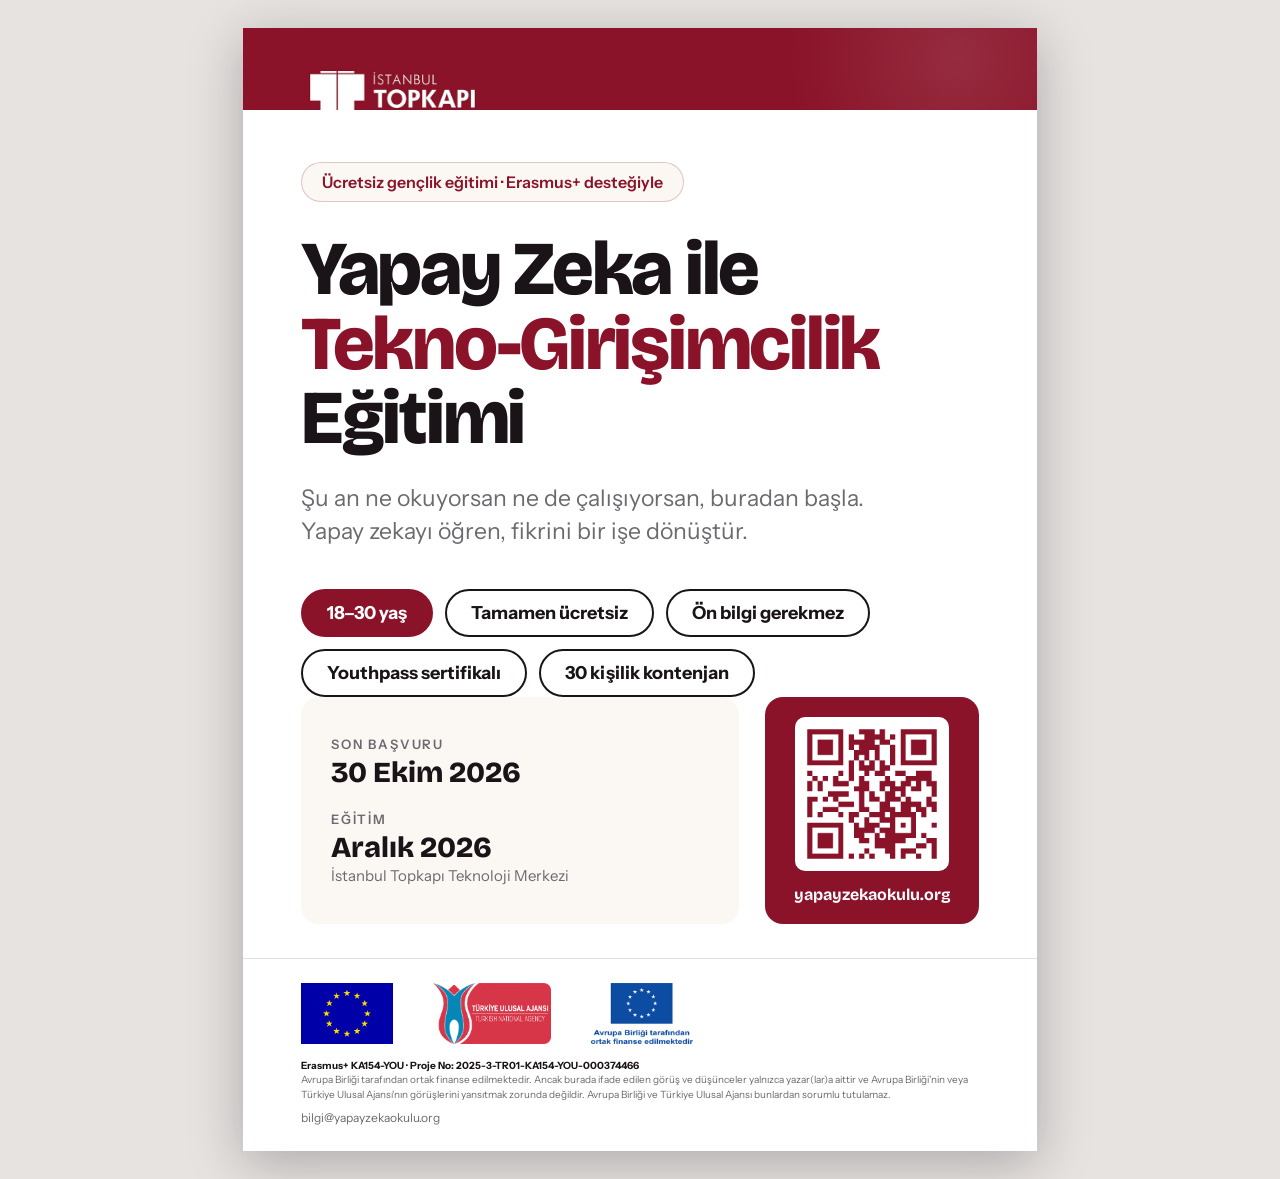
<file: afis2.html>
<!DOCTYPE html>
<html lang="tr">
<head>
<meta charset="UTF-8">
<title>Afiş — Yapay Zeka ile Tekno-Girişimcilik Eğitimi</title>
<link href="https://fonts.googleapis.com/css2?family=Bricolage+Grotesque:opsz,wght@12..96,400..800&family=Instrument+Sans:wght@400;500;600;700&display=swap" rel="stylesheet">
<style>
:root{ --bordo:#8A1329; --koyu:#5E0C1C; --krem:#FBF7F3; --gri:#6B6A70; }
*{margin:0;padding:0;box-sizing:border-box}
body{background:#e7e3e0;display:flex;justify-content:center;padding:28px;font-family:'Instrument Sans',sans-serif}
.afis{width:794px;height:1123px;background:#fff;position:relative;overflow:hidden;display:flex;flex-direction:column;
  box-shadow:0 12px 50px rgba(20,18,31,.28)}
@media print{ body{background:none;padding:0} .afis{box-shadow:none;width:210mm;height:297mm}
  @page{size:A4 portrait;margin:0} }

/* üst bordo bant */
.ust{background:var(--bordo);padding:34px 58px 30px;position:relative;overflow:hidden}
.ust::after{content:"";position:absolute;top:-140px;right:-90px;width:340px;height:340px;border-radius:50%;
  background:radial-gradient(circle,rgba(255,255,255,.10),transparent 70%)}
.ust img{height:74px;width:auto;display:block;position:relative}

/* gövde */
.govde{flex:1;padding:52px 58px 0;display:flex;flex-direction:column}
.etiket{display:inline-block;align-self:flex-start;background:var(--krem);border:1.5px solid rgba(138,19,41,.22);
  color:var(--bordo);border-radius:100px;padding:9px 20px;font-weight:600;font-size:16px;margin-bottom:30px}
h1{font-family:'Bricolage Grotesque',sans-serif;font-weight:800;font-size:76px;line-height:.98;
  letter-spacing:-.03em;color:#1A1418;margin-bottom:26px}
h1 .vurgu{color:var(--bordo)}
.spot{font-size:23px;line-height:1.45;color:var(--gri);max-width:600px}

.pills{display:flex;gap:12px;flex-wrap:wrap;margin-top:40px}
.pill{border:2px solid #1A1418;border-radius:100px;padding:11px 24px;font-weight:700;font-size:18px;color:#1A1418}
.pill.dolu{background:var(--bordo);border-color:var(--bordo);color:#fff}

/* tarih + qr */
.alt-blok{margin-top:auto;margin-bottom:34px;display:flex;gap:26px;align-items:stretch}
.tarihler{flex:1;background:var(--krem);border-radius:18px;padding:28px 30px;display:flex;flex-direction:column;justify-content:center;gap:22px}
.satir .k{font-size:13px;letter-spacing:.14em;text-transform:uppercase;color:var(--gri);font-weight:600;margin-bottom:5px}
.satir .v{font-family:'Bricolage Grotesque',sans-serif;font-weight:800;font-size:29px;color:#1A1418;line-height:1.1}
.satir .v small{display:block;font-family:'Instrument Sans';font-weight:400;font-size:15px;color:var(--gri);margin-top:4px}
.qr-kutu{width:214px;background:var(--bordo);border-radius:18px;padding:20px;display:flex;flex-direction:column;
  align-items:center;justify-content:center;gap:14px;color:#fff}
.qr{width:154px;height:154px;background:#fff;border-radius:10px;padding:7px}
.qr img{width:100%;height:100%;display:block}
.qr-kutu .adres{font-family:'Bricolage Grotesque',sans-serif;font-weight:700;font-size:16px;text-align:center}

/* alt logo bandı */
.logo-bant{border-top:1px solid rgba(26,20,24,.12);padding:24px 58px 26px}
.logolar{display:flex;align-items:center;gap:40px;flex-wrap:wrap;margin-bottom:14px}
.logolar img{height:62px;width:auto;object-fit:contain}
.logo-yer{height:62px;min-width:130px;border:1.5px dashed rgba(26,20,24,.2);border-radius:8px;display:grid;place-items:center;
  font-size:10.5px;color:#A9A5AC;text-align:center;padding:6px 10px;line-height:1.3}
.reddi{font-size:10px;line-height:1.45;color:var(--gri)}
.reddi b{color:#1A1418}
.iletisim{margin-top:8px;font-size:12px;color:var(--gri)}
</style>
</head>
<body>
<div class="afis">

  <div class="ust"><img src="[data-uri]" alt="İstanbul Topkapı Üniversitesi"></div>

  <div class="govde">
    <div class="etiket">Ücretsiz gençlik eğitimi · Erasmus+ desteğiyle</div>

    <h1>Yapay Zeka ile<br><span class="vurgu">Tekno-Girişimcilik</span><br>Eğitimi</h1>

    <p class="spot">Şu an ne okuyorsan ne de çalışıyorsan, buradan başla. Yapay zekayı öğren, fikrini bir işe dönüştür.</p>

    <div class="pills">
      <div class="pill dolu">18–30 yaş</div>
      <div class="pill">Tamamen ücretsiz</div>
      <div class="pill">Ön bilgi gerekmez</div>
      <div class="pill">Youthpass sertifikalı</div>
      <div class="pill">30 kişilik kontenjan</div>
    </div>

    <div class="alt-blok">
      <div class="tarihler">
        <div class="satir">
          <div class="k">Son başvuru</div>
          <div class="v">30 Ekim 2026</div>
        </div>
        <div class="satir">
          <div class="k">Eğitim</div>
          <div class="v">Aralık 2026<small>İstanbul Topkapı Teknoloji Merkezi</small></div>
        </div>
      </div>
      <div class="qr-kutu">
        <div class="qr"><img src="[data-uri]" alt="yapayzekaokulu.org QR kodu"></div>
        <div class="adres">yapayzekaokulu.org</div>
      </div>
    </div>
  </div>

  <div class="logo-bant">
    <div class="logolar">
      <img src="logos/euablem.gif" alt="Avrupa Birliği Başkanlığı" onerror="this.outerHTML='&lt;div class=\'logo-yer\'&gt;euablem.gif&lt;/div&gt;'">
      <img src="[data-uri]" alt="Türkiye Ulusal Ajansı">
      <img src="[data-uri]" alt="Avrupa Birliği tarafından ortak finanse edilmektedir">
    </div>
    <div class="reddi">
      <b>Erasmus+ KA154-YOU · Proje No: 2025-3-TR01-KA154-YOU-000374466</b><br>
      Avrupa Birliği tarafından ortak finanse edilmektedir. Ancak burada ifade edilen görüş ve düşünceler yalnızca yazar(lar)a aittir ve Avrupa Birliği'nin veya Türkiye Ulusal Ajansı'nın görüşlerini yansıtmak zorunda değildir. Avrupa Birliği ve Türkiye Ulusal Ajansı bunlardan sorumlu tutulamaz.
    </div>
    <div class="iletisim">bilgi@yapayzekaokulu.org</div>
  </div>

</div>
</body>
</html>
</file>
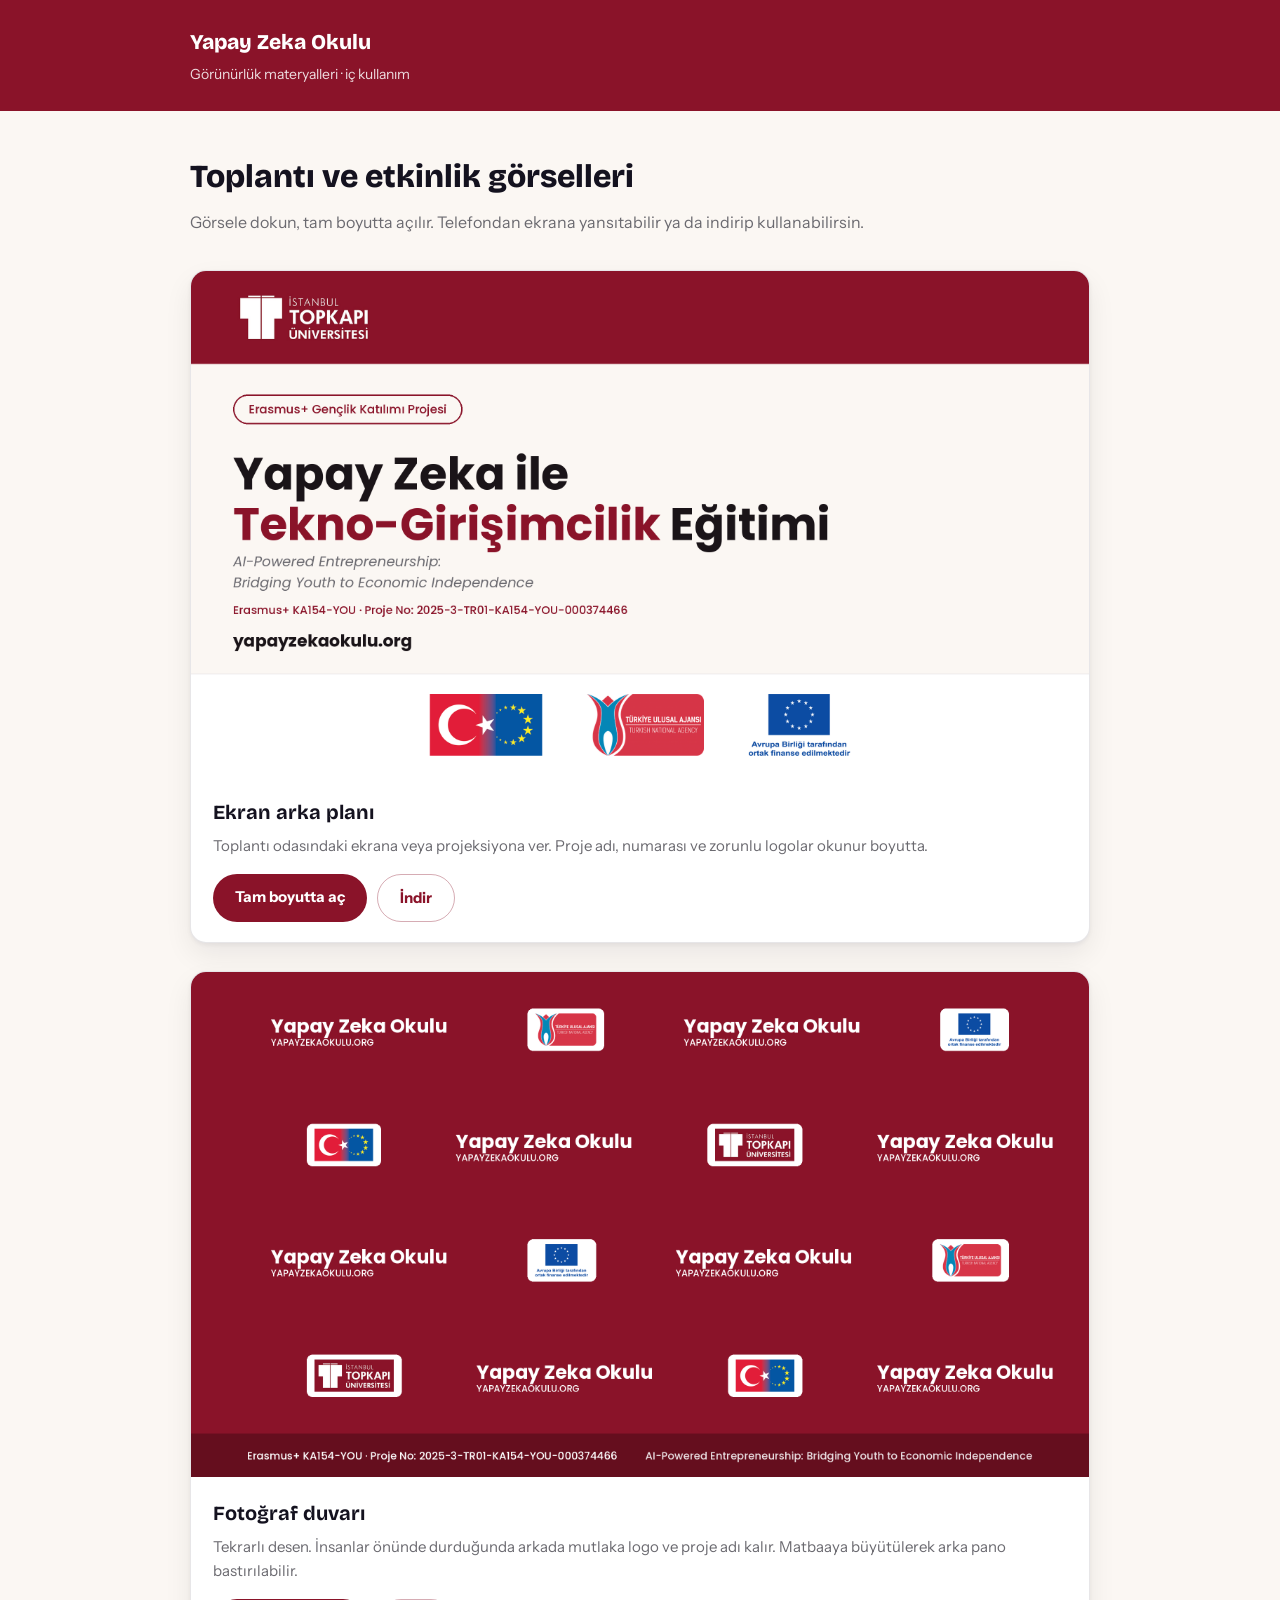
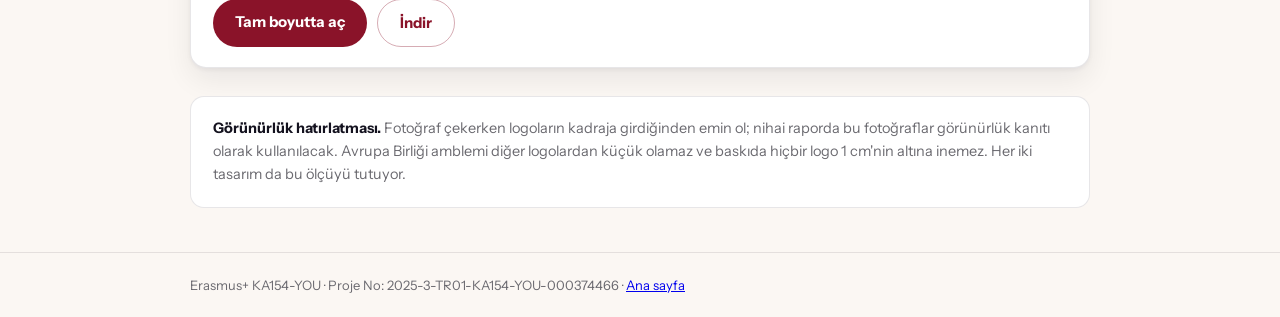
<file: duvar.html>
<!DOCTYPE html>
<html lang="tr">
<head>
<meta charset="UTF-8">
<meta name="viewport" content="width=device-width, initial-scale=1.0">
<meta name="robots" content="noindex, nofollow">
<title>Görünürlük materyalleri — Yapay Zeka Okulu</title>
<link rel="icon" href="favicon.svg" type="image/svg+xml">
<link href="https://fonts.googleapis.com/css2?family=Bricolage+Grotesque:opsz,wght@12..96,400..800&family=Instrument+Sans:wght@400;500;600;700&display=swap" rel="stylesheet">
<style>
:root{ --bordo:#8A1329; --krem:#FBF7F3; --gri:#6B6A70; --murekkep:#14121f; }
*{margin:0;padding:0;box-sizing:border-box}
body{font-family:'Instrument Sans',system-ui,sans-serif;background:var(--krem);color:var(--murekkep);line-height:1.6}
.dar{max-width:940px;margin:0 auto;padding:0 20px}
header{background:var(--bordo);color:#fff;padding:26px 0}
header .ad{font-family:'Bricolage Grotesque',sans-serif;font-weight:800;font-size:21px}
header .alt{font-size:14px;opacity:.85;margin-top:3px}
h1{font-family:'Bricolage Grotesque',sans-serif;font-weight:800;font-size:32px;margin:40px 0 8px}
.spot{color:var(--gri);margin-bottom:34px}
.kart{background:#fff;border:1px solid rgba(20,18,31,.1);border-radius:16px;overflow:hidden;margin-bottom:28px;
  box-shadow:0 2px 4px rgba(20,18,31,.05),0 12px 28px rgba(20,18,31,.07)}
.kart a.gorsel{display:block;background:#000}
.kart img{width:100%;display:block}
.kart .ic{padding:20px 22px}
.kart h2{font-family:'Bricolage Grotesque',sans-serif;font-weight:700;font-size:20px;margin-bottom:6px}
.kart p{font-size:15px;color:var(--gri);margin-bottom:16px}
.btnler{display:flex;gap:10px;flex-wrap:wrap}
.btn{display:inline-block;background:var(--bordo);color:#fff;text-decoration:none;border-radius:100px;
  padding:11px 22px;font-weight:700;font-size:15px}
.btn.hayalet{background:transparent;color:var(--bordo);border:1.5px solid rgba(138,19,41,.35)}
.not{background:#fff;border:1px solid rgba(20,18,31,.1);border-radius:14px;padding:20px 22px;font-size:14.5px;
  color:var(--gri);margin-bottom:44px}
.not b{color:var(--murekkep)}
footer{border-top:1px solid rgba(20,18,31,.1);padding:22px 0;font-size:13px;color:var(--gri)}
</style>
</head>
<body>

<header><div class="dar">
  <div class="ad">Yapay Zeka Okulu</div>
  <div class="alt">Görünürlük materyalleri · iç kullanım</div>
</div></header>

<div class="dar">
  <h1>Toplantı ve etkinlik görselleri</h1>
  <p class="spot">Görsele dokun, tam boyutta açılır. Telefondan ekrana yansıtabilir ya da indirip kullanabilirsin.</p>

  <div class="kart">
    <a class="gorsel" href="gorseller/toplanti-ekran.png" target="_blank">
      <img src="gorseller/toplanti-ekran.png" alt="Toplantı ekran arka planı">
    </a>
    <div class="ic">
      <h2>Ekran arka planı</h2>
      <p>Toplantı odasındaki ekrana veya projeksiyona ver. Proje adı, numarası ve zorunlu logolar okunur boyutta.</p>
      <div class="btnler">
        <a class="btn" href="gorseller/toplanti-ekran.png" target="_blank">Tam boyutta aç</a>
        <a class="btn hayalet" href="gorseller/toplanti-ekran.png" download>İndir</a>
      </div>
    </div>
  </div>

  <div class="kart">
    <a class="gorsel" href="gorseller/toplanti-fotograf-duvari.png" target="_blank">
      <img src="gorseller/toplanti-fotograf-duvari.png" alt="Fotoğraf duvarı">
    </a>
    <div class="ic">
      <h2>Fotoğraf duvarı</h2>
      <p>Tekrarlı desen. İnsanlar önünde durduğunda arkada mutlaka logo ve proje adı kalır. Matbaaya büyütülerek arka pano bastırılabilir.</p>
      <div class="btnler">
        <a class="btn" href="gorseller/toplanti-fotograf-duvari.png" target="_blank">Tam boyutta aç</a>
        <a class="btn hayalet" href="gorseller/toplanti-fotograf-duvari.png" download>İndir</a>
      </div>
    </div>
  </div>

  <div class="not">
    <b>Görünürlük hatırlatması.</b> Fotoğraf çekerken logoların kadraja girdiğinden emin ol; nihai raporda bu fotoğraflar
    görünürlük kanıtı olarak kullanılacak. Avrupa Birliği amblemi diğer logolardan küçük olamaz ve baskıda hiçbir logo
    1 cm'nin altına inemez. Her iki tasarım da bu ölçüyü tutuyor.
  </div>
</div>

<footer><div class="dar">
  Erasmus+ KA154-YOU · Proje No: 2025-3-TR01-KA154-YOU-000374466 · <a href="/">Ana sayfa</a>
</div></footer>

</body>
</html>
</file>
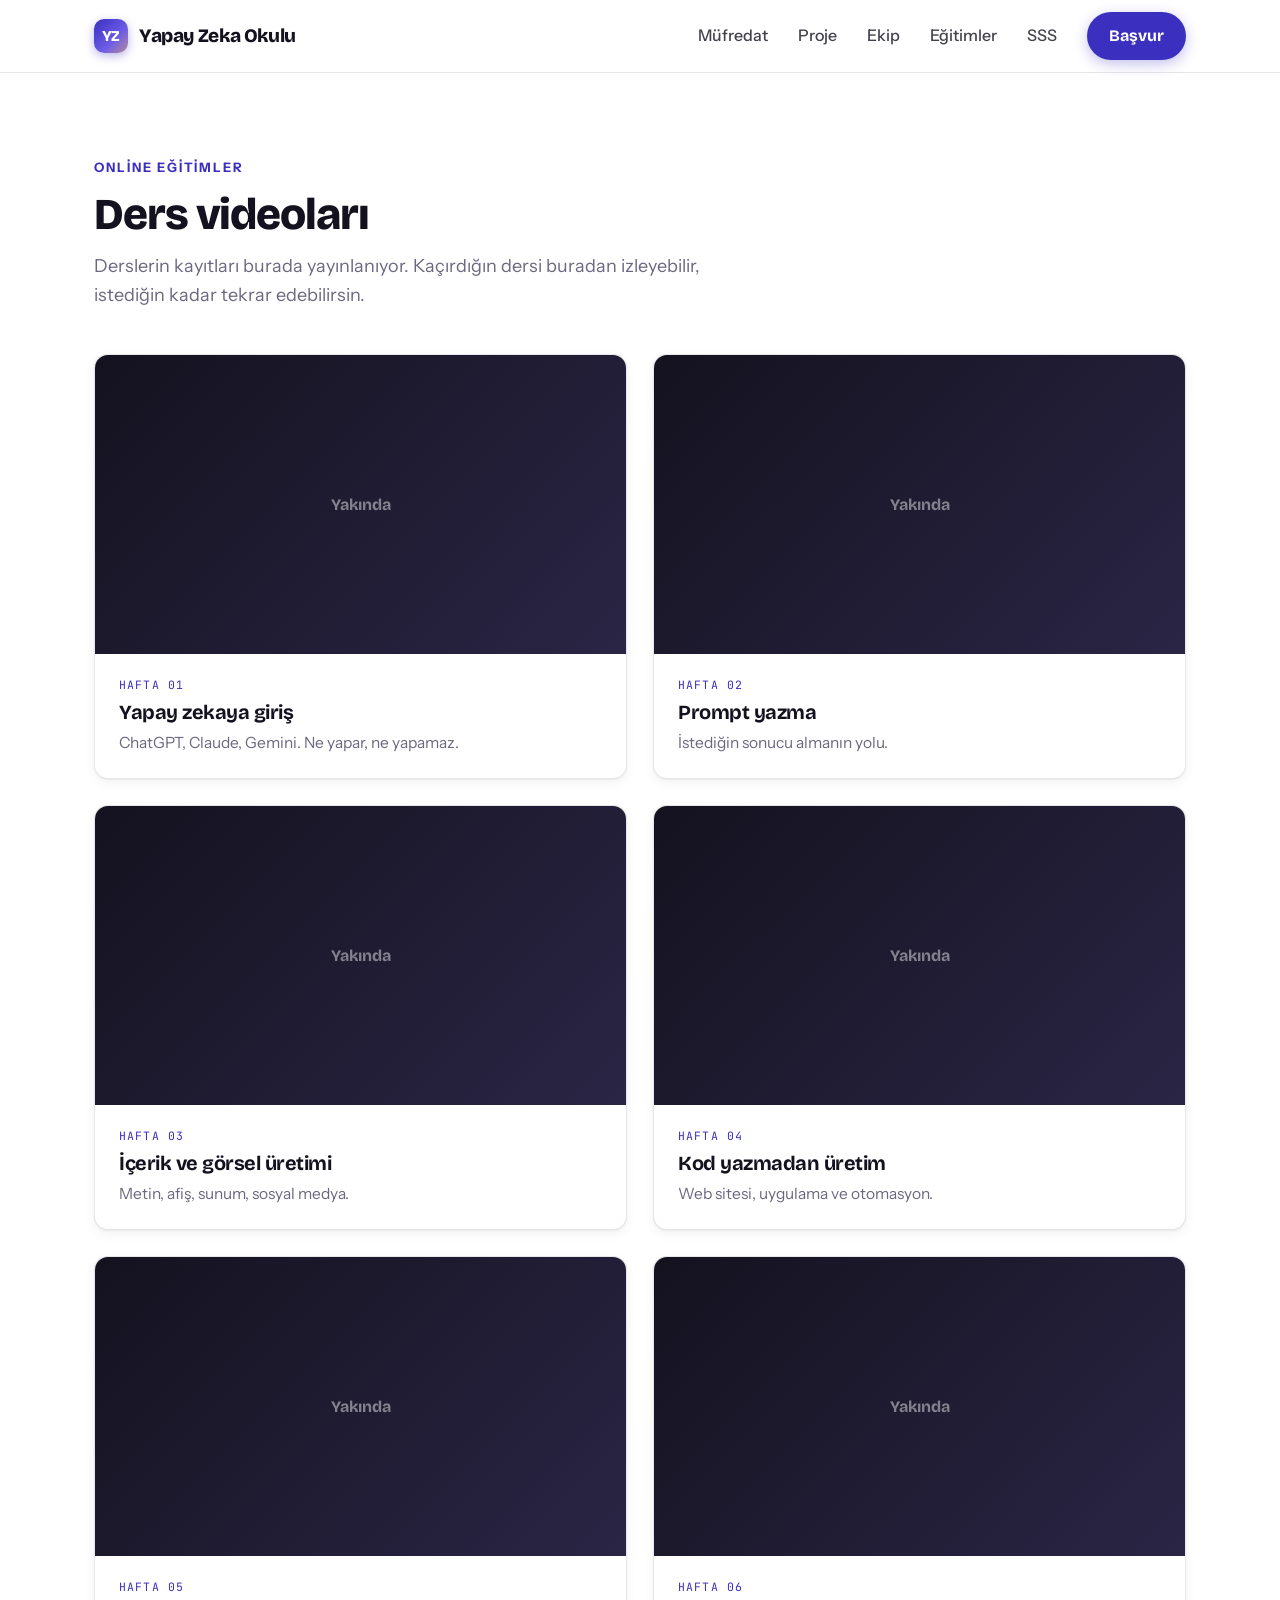
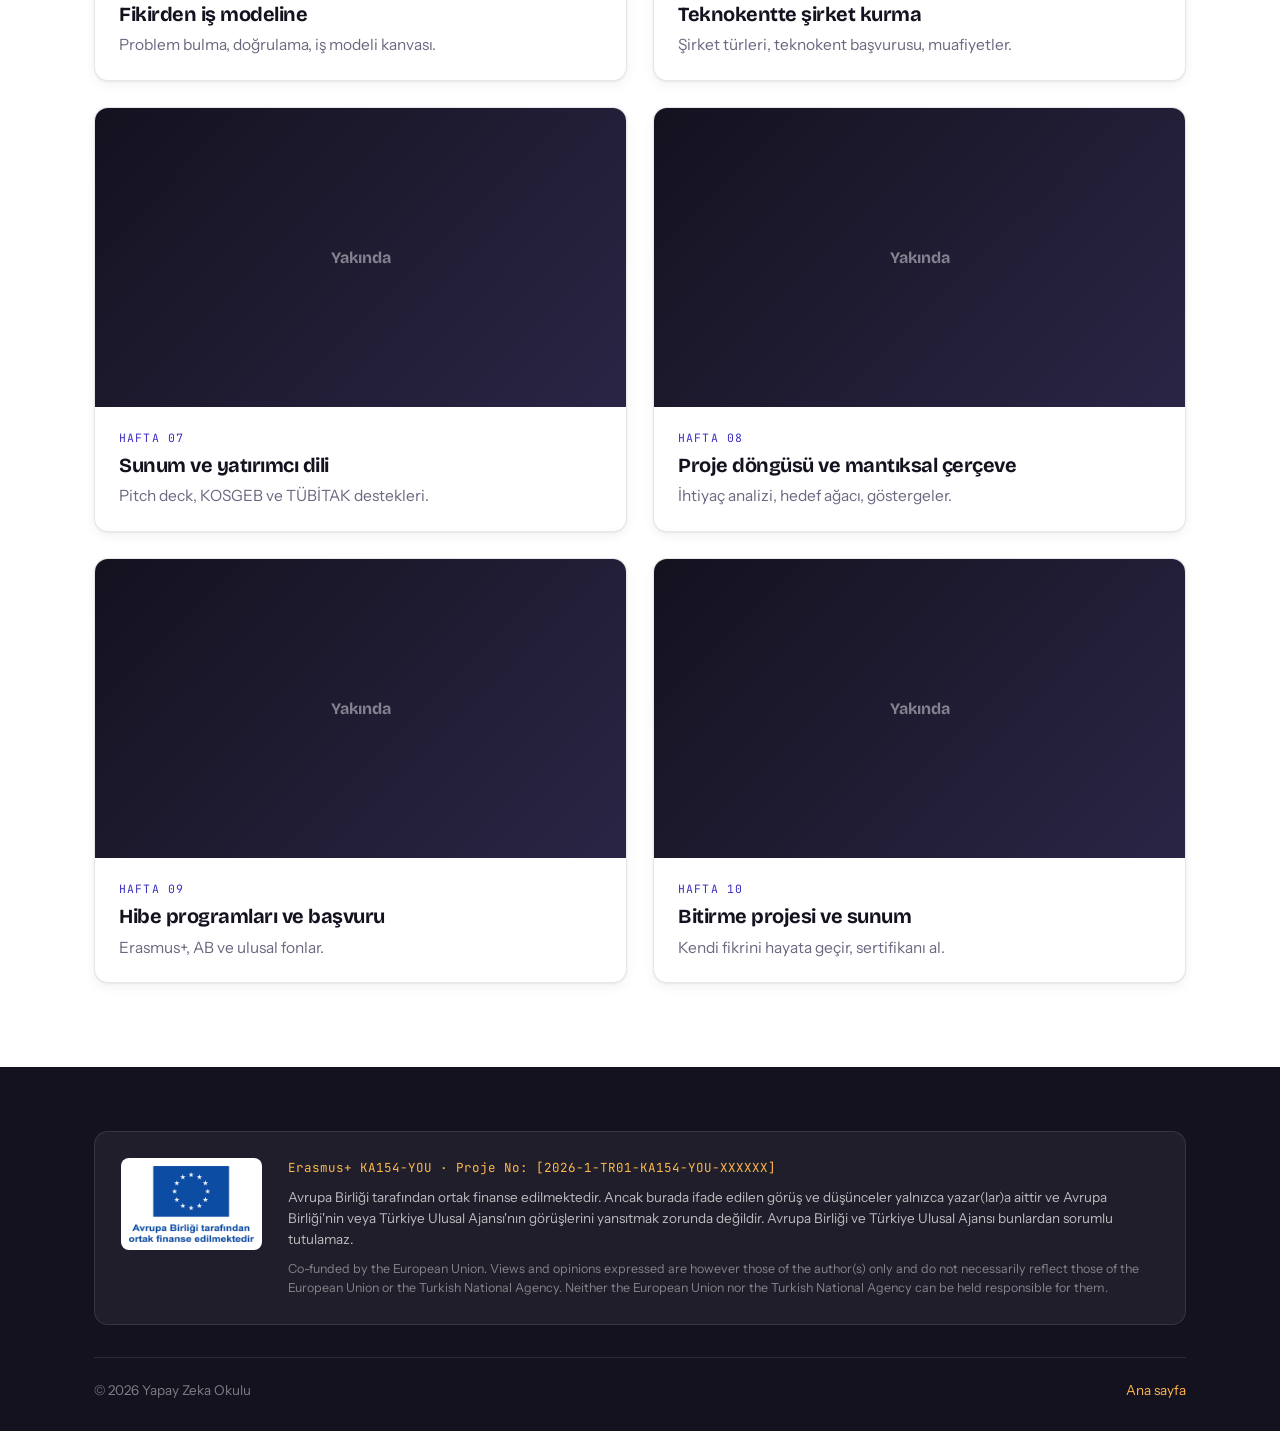
<file: egitimler.html>
<!DOCTYPE html>
<html lang="tr">
<head>
<meta charset="UTF-8">
<meta name="viewport" content="width=device-width, initial-scale=1.0">
<title>Eğitim videoları — Yapay Zeka Okulu</title>
<link rel="icon" href="favicon.svg" type="image/svg+xml">
<link rel="preconnect" href="https://fonts.googleapis.com">
<link rel="preconnect" href="https://fonts.gstatic.com" crossorigin>
<link href="https://fonts.googleapis.com/css2?family=Bricolage+Grotesque:opsz,wght@12..96,400..800&family=Instrument+Sans:wght@400;500;600;700&family=JetBrains+Mono:wght@400;500&display=swap" rel="stylesheet">
<link rel="stylesheet" href="stil.css">
</head>
<body>

<nav>
  <div class="dar nav-ic">
    <a class="marka" href="/"><span class="marka-ikon">YZ</span>Yapay Zeka Okulu</a>
    <div class="nav-linkler">
      <a href="/#mufredat">Müfredat</a>
      <a href="/#proje">Proje</a>
      <a href="/#ekip">Ekip</a>
      <a href="egitimler.html">Eğitimler</a>
      <a href="/#sss">SSS</a>
      <a class="btn" href="[GOOGLE_FORM_LINKI]">Başvur</a>
    </div>
  </div>
</nav>

<section>
  <div class="dar">
    <div class="bolum-ust gir">
      <div class="uste">Online eğitimler</div>
      <h2>Ders videoları</h2>
      <p>Derslerin kayıtları burada yayınlanıyor. Kaçırdığın dersi buradan izleyebilir, istediğin kadar tekrar edebilirsin.</p>
    </div>

    <div class="videolar gir">
      <!-- VİDEO EKLEMEK: aşağıdaki bloğu kopyala, YOUTUBE_ID yerine video kimliğini yaz.
           youtube.com/watch?v=dQw4w9WgXcQ  ->  ID = dQw4w9WgXcQ -->

      <div class="video">
        <div class="oran"><div class="bos">Yakında</div></div>
        <div class="meta"><div class="et">Hafta 01</div><h3>Yapay zekaya giriş</h3><p>ChatGPT, Claude, Gemini. Ne yapar, ne yapamaz.</p></div>
      </div>
      <div class="video">
        <div class="oran"><div class="bos">Yakında</div></div>
        <div class="meta"><div class="et">Hafta 02</div><h3>Prompt yazma</h3><p>İstediğin sonucu almanın yolu.</p></div>
      </div>
      <div class="video">
        <div class="oran"><div class="bos">Yakında</div></div>
        <div class="meta"><div class="et">Hafta 03</div><h3>İçerik ve görsel üretimi</h3><p>Metin, afiş, sunum, sosyal medya.</p></div>
      </div>
      <div class="video">
        <div class="oran"><div class="bos">Yakında</div></div>
        <div class="meta"><div class="et">Hafta 04</div><h3>Kod yazmadan üretim</h3><p>Web sitesi, uygulama ve otomasyon.</p></div>
      </div>
      <div class="video">
        <div class="oran"><div class="bos">Yakında</div></div>
        <div class="meta"><div class="et">Hafta 05</div><h3>Fikirden iş modeline</h3><p>Problem bulma, doğrulama, iş modeli kanvası.</p></div>
      </div>
      <div class="video">
        <div class="oran"><div class="bos">Yakında</div></div>
        <div class="meta"><div class="et">Hafta 06</div><h3>Teknokentte şirket kurma</h3><p>Şirket türleri, teknokent başvurusu, muafiyetler.</p></div>
      </div>
      <div class="video">
        <div class="oran"><div class="bos">Yakında</div></div>
        <div class="meta"><div class="et">Hafta 07</div><h3>Sunum ve yatırımcı dili</h3><p>Pitch deck, KOSGEB ve TÜBİTAK destekleri.</p></div>
      </div>
      <div class="video">
        <div class="oran"><div class="bos">Yakında</div></div>
        <div class="meta"><div class="et">Hafta 08</div><h3>Proje döngüsü ve mantıksal çerçeve</h3><p>İhtiyaç analizi, hedef ağacı, göstergeler.</p></div>
      </div>
      <div class="video">
        <div class="oran"><div class="bos">Yakında</div></div>
        <div class="meta"><div class="et">Hafta 09</div><h3>Hibe programları ve başvuru</h3><p>Erasmus+, AB ve ulusal fonlar.</p></div>
      </div>
      <div class="video">
        <div class="oran"><div class="bos">Yakında</div></div>
        <div class="meta"><div class="et">Hafta 10</div><h3>Bitirme projesi ve sunum</h3><p>Kendi fikrini hayata geçir, sertifikanı al.</p></div>
      </div>

      <!-- DOLU ÖRNEK (yorumdan çıkarınca çalışır):
      <div class="video">
        <div class="oran"><iframe src="https://www.youtube.com/embed/YOUTUBE_ID" title="Ders" allowfullscreen></iframe></div>
        <div class="meta"><div class="et">Hafta 05</div><h3>Kod yazmadan üretim</h3><p>Web sitesi ve basit uygulama.</p></div>
      </div>
      -->
    </div>
  </div>
</section>

<footer>
  <div class="dar">
    <div class="ab-blok">
      <img src="logos/eu-cofunded.png" alt="Co-funded by the European Union" onerror="this.outerHTML='&lt;div class=\'yer\'&gt;eu-cofunded.png&lt;/div&gt;'">
      <div>
        <div class="no">Erasmus+ KA154-YOU · Proje No: [2026-1-TR01-KA154-YOU-XXXXXX]</div>
        <p>Avrupa Birliği tarafından ortak finanse edilmektedir. Ancak burada ifade edilen görüş ve düşünceler yalnızca yazar(lar)a aittir ve Avrupa Birliği'nin veya Türkiye Ulusal Ajansı'nın görüşlerini yansıtmak zorunda değildir. Avrupa Birliği ve Türkiye Ulusal Ajansı bunlardan sorumlu tutulamaz.</p>
        <p class="en">Co-funded by the European Union. Views and opinions expressed are however those of the author(s) only and do not necessarily reflect those of the European Union or the Turkish National Agency. Neither the European Union nor the Turkish National Agency can be held responsible for them.</p>
      </div>
    </div>
    <div class="foot-alt"><span>© 2026 Yapay Zeka Okulu</span><span><a href="/">Ana sayfa</a></span></div>
  </div>
</footer>

<script src="site.js"></script>
</body>
</html>
</file>
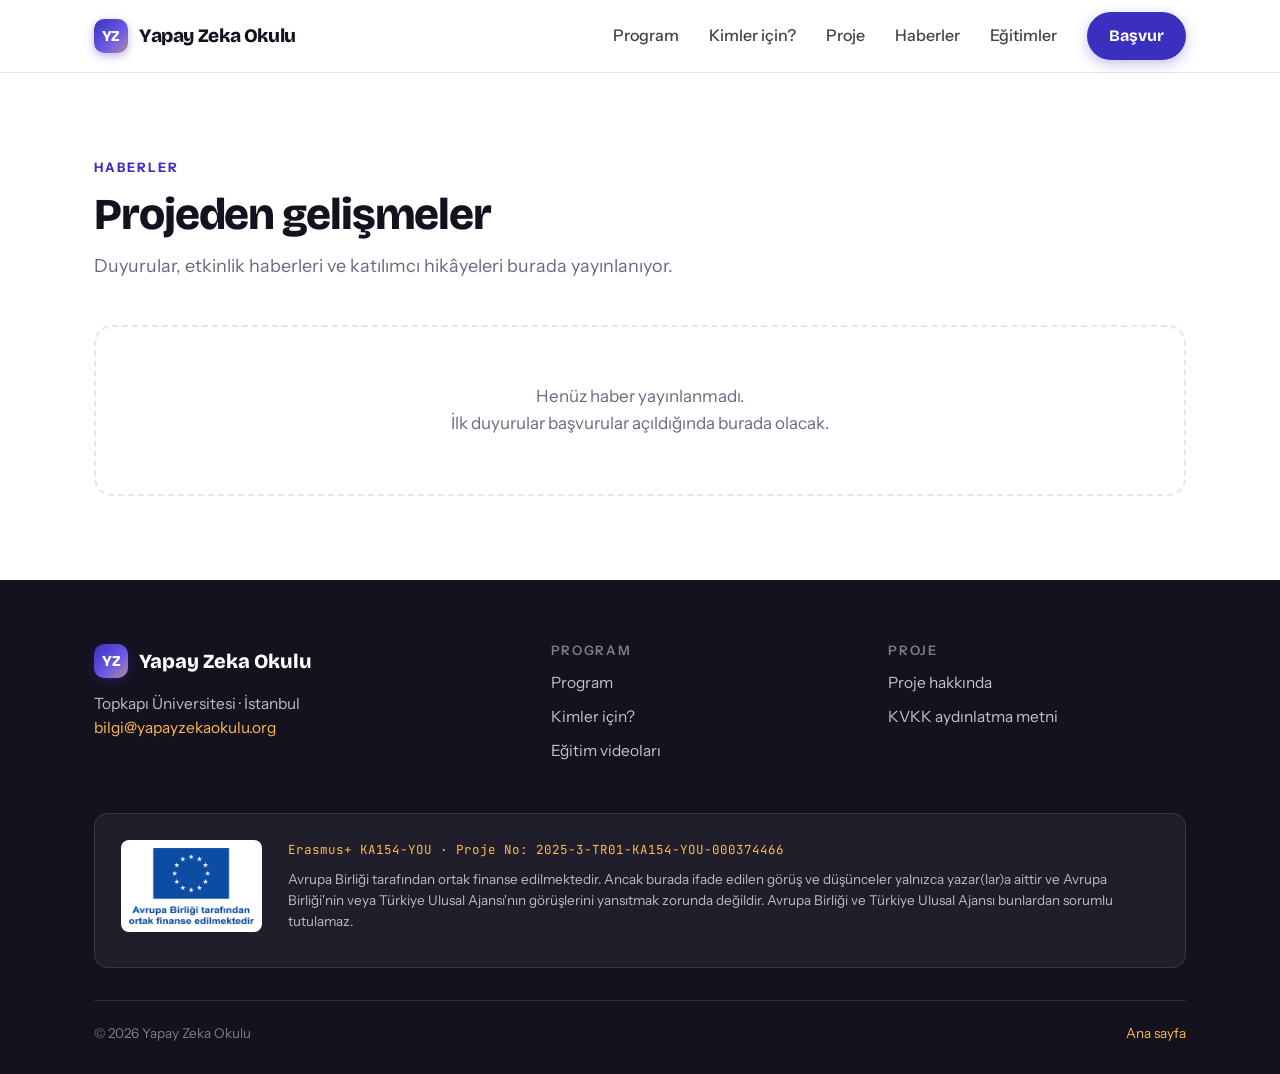
<file: haberler.html>
<!DOCTYPE html>
<html lang="tr">
<head>
<meta charset="UTF-8">
<meta name="viewport" content="width=device-width, initial-scale=1.0">
<title>Haberler — Yapay Zeka Okulu</title>
<meta name="description" content="Yapay Zeka Okulu projesinden duyurular ve gelişmeler.">
<link rel="icon" href="favicon.svg" type="image/svg+xml">
<link rel="preconnect" href="https://fonts.googleapis.com">
<link rel="preconnect" href="https://fonts.gstatic.com" crossorigin>
<link href="https://fonts.googleapis.com/css2?family=Bricolage+Grotesque:opsz,wght@12..96,400..800&family=Instrument+Sans:wght@400;500;600;700&family=JetBrains+Mono:wght@400;500&display=swap" rel="stylesheet">
<link rel="stylesheet" href="stil.css">
</head>
<body>

<nav>
  <div class="dar nav-ic">
    <a class="marka" href="/"><span class="marka-ikon">YZ</span>Yapay Zeka Okulu</a>
    <div class="nav-linkler">
      <a href="/#mufredat">Program</a>
      <a href="/#kimler">Kimler için?</a>
      <a href="/#proje">Proje</a>
      <a href="haberler.html">Haberler</a>
      <a href="egitimler.html">Eğitimler</a>
      <a class="btn" href="https://forms.gle/GFxNzobju2ULguTd8">Başvur</a>
    </div>
  </div>
</nav>

<section>
  <div class="dar">
    <div class="bolum-ust gir">
      <div class="uste">Haberler</div>
      <h2>Projeden gelişmeler</h2>
      <p>Duyurular, etkinlik haberleri ve katılımcı hikâyeleri burada yayınlanıyor.</p>
    </div>

    <!-- ============================================================
         HABER EKLEMEK İÇİN: aşağıdaki bloğu kopyala, en üste yapıştır,
         içindekileri değiştir. Başka hiçbir dosyaya dokunma.

         Görsel koymak istersen: gorseller/ klasörüne at ve
         <img src="gorseller/haber-1.jpg" alt=""> satırını aç.
         Görsel yoksa renkli kutu görünür, site bozulmaz.
         ============================================================ -->

    <div class="haber-grid gir">

      <!-- ---------- HABER ŞABLONU (kopyala) ----------
      <div class="haber">
        <div class="kapak">
          <img src="gorseller/haber-1.jpg" alt="" onerror="this.style.display='none';this.nextElementSibling.style.display='grid'">
          <div class="yer" style="display:none">Görsel eklenecek</div>
        </div>
        <div class="ic">
          <div class="tarih">12 Ekim 2026</div>
          <h3>Haber başlığı buraya</h3>
          <p>İki üç cümlelik özet. Ne oldu, kimler katıldı, sonuç ne oldu.</p>
        </div>
      </div>
      ------------------------------------------------- -->

      <div class="haber-bos">
        Henüz haber yayınlanmadı.<br>
        İlk duyurular başvurular açıldığında burada olacak.
      </div>

    </div>
  </div>
</section>

<footer>
  <div class="dar">
    <div class="foot-ust">
      <div>
        <div class="foot-marka"><span class="marka-ikon">YZ</span>Yapay Zeka Okulu</div>
        <p>Topkapı Üniversitesi · İstanbul<br>
           <a class="eposta" data-k="bilgi" data-a="yapayzekaokulu.org">e-posta adresi yükleniyor…</a></p>
      </div>
      <div class="foot-sut">
        <h4>Program</h4>
        <a href="/#mufredat">Program</a>
        <a href="/#kimler">Kimler için?</a>
        <a href="egitimler.html">Eğitim videoları</a>
      </div>
      <div class="foot-sut">
        <h4>Proje</h4>
        <a href="/#proje">Proje hakkında</a>
        <a href="kvkk.html">KVKK aydınlatma metni</a>
      </div>
    </div>
    <div class="ab-blok">
      <img src="[data-uri]" alt="Co-funded by the European Union" >
      <div>
        <div class="no">Erasmus+ KA154-YOU · Proje No: 2025-3-TR01-KA154-YOU-000374466</div>
        <p>Avrupa Birliği tarafından ortak finanse edilmektedir. Ancak burada ifade edilen görüş ve düşünceler yalnızca yazar(lar)a aittir ve Avrupa Birliği'nin veya Türkiye Ulusal Ajansı'nın görüşlerini yansıtmak zorunda değildir. Avrupa Birliği ve Türkiye Ulusal Ajansı bunlardan sorumlu tutulamaz.</p>
      </div>
    </div>
    <div class="foot-alt"><span>© 2026 Yapay Zeka Okulu</span><span><a href="/">Ana sayfa</a></span></div>
  </div>
</footer>

<script src="site.js"></script>
</body>
</html>
</file>
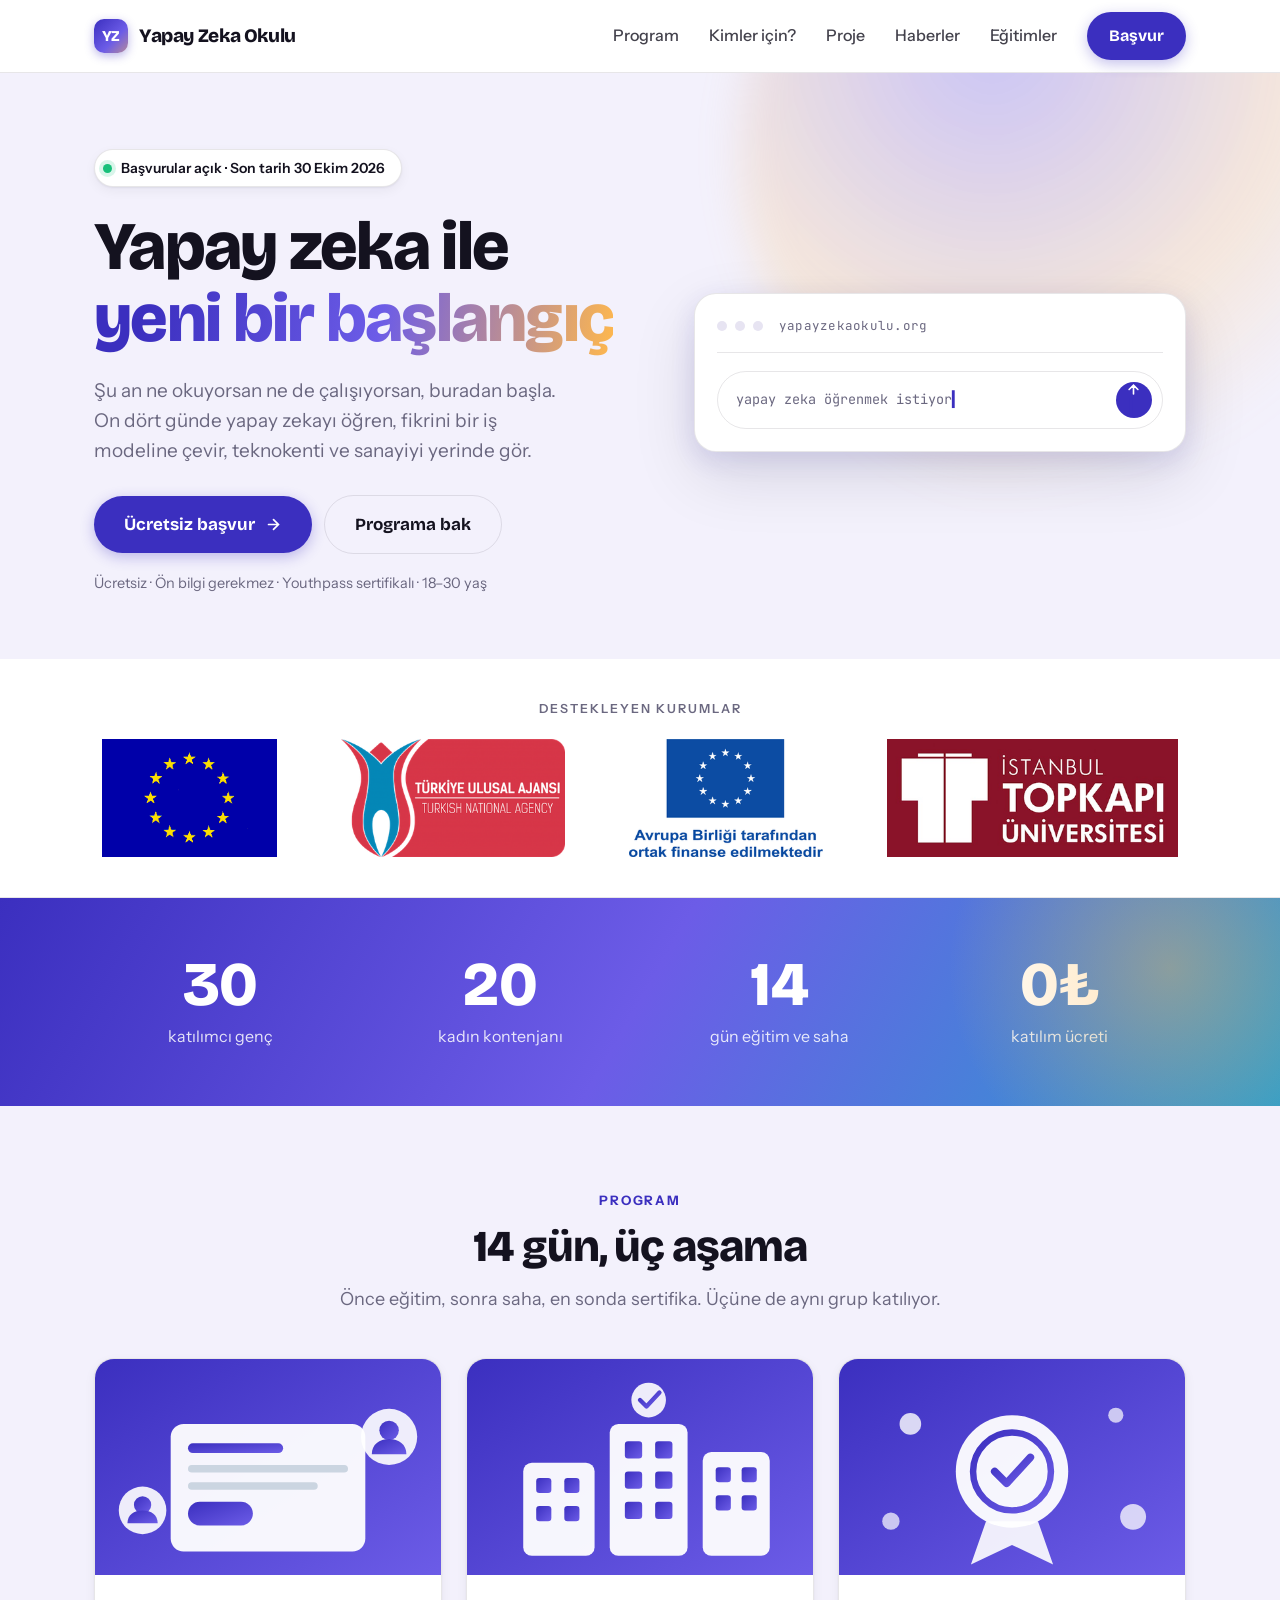
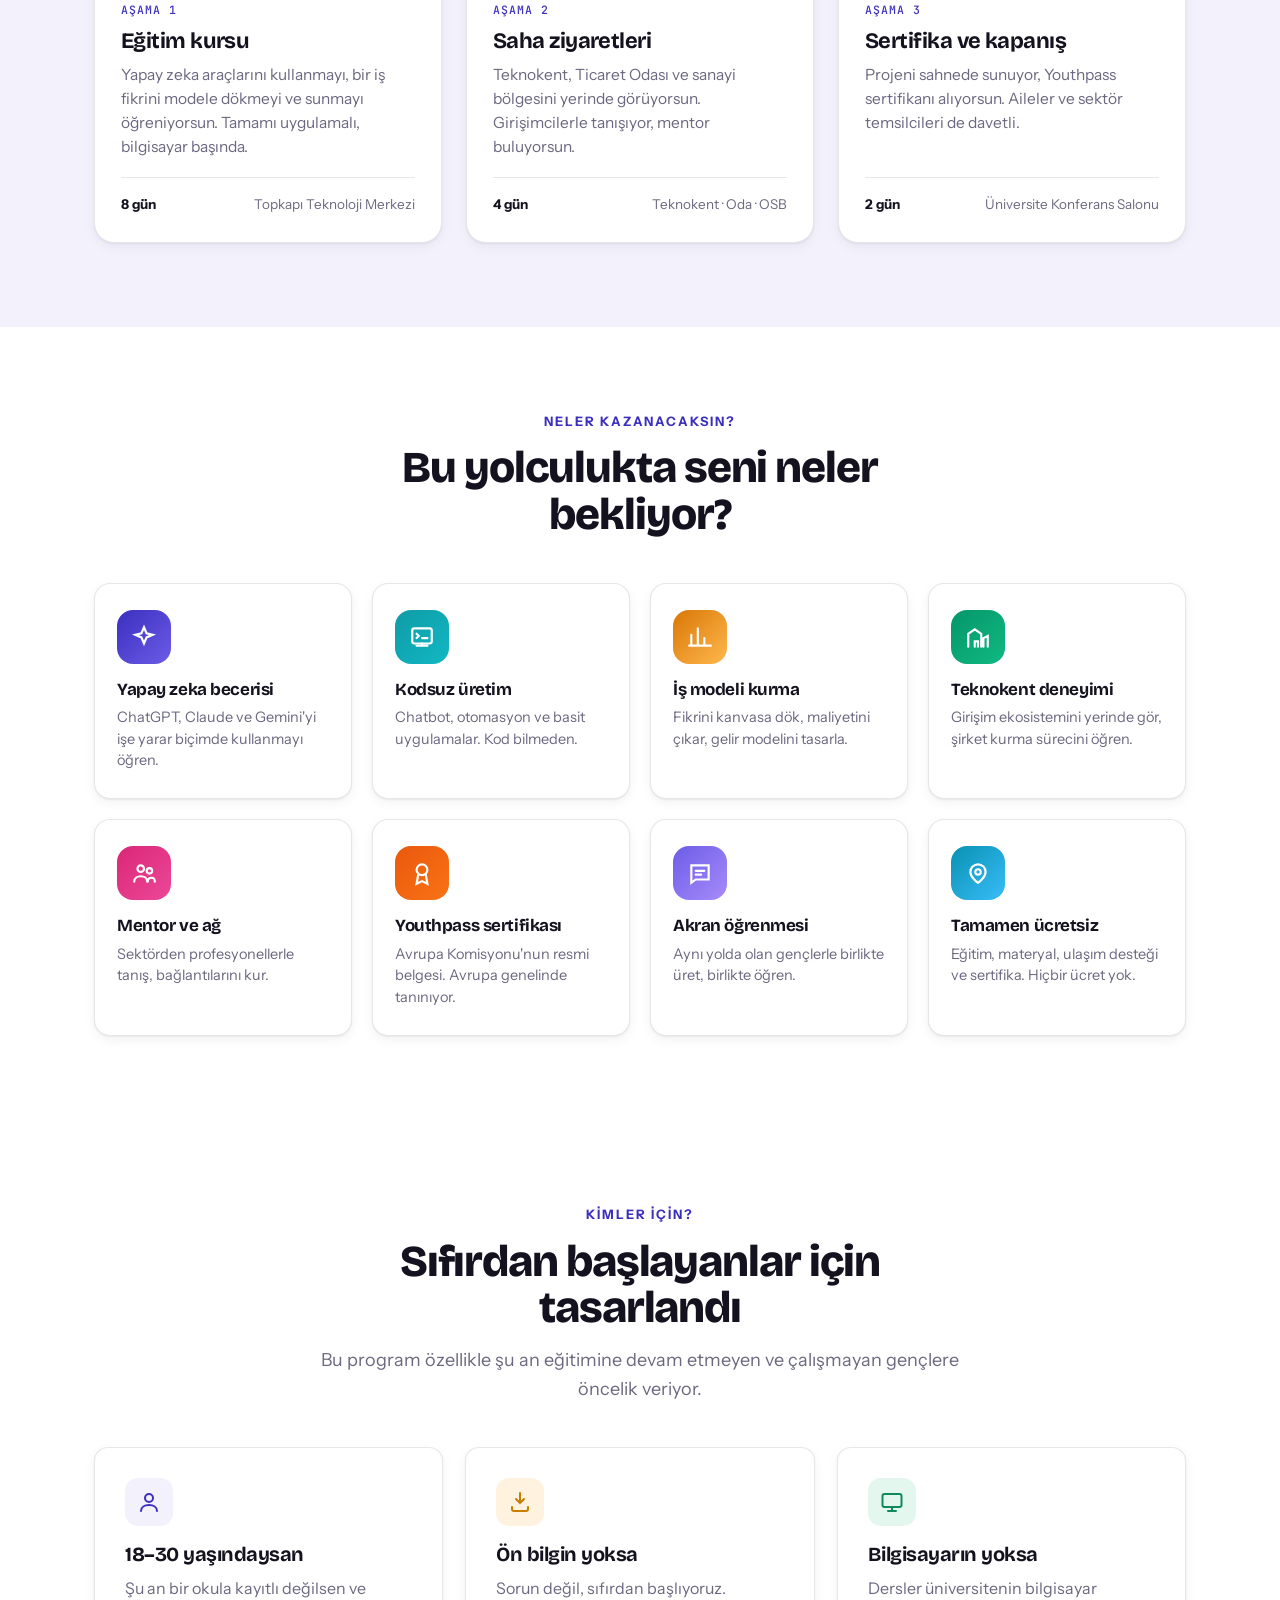
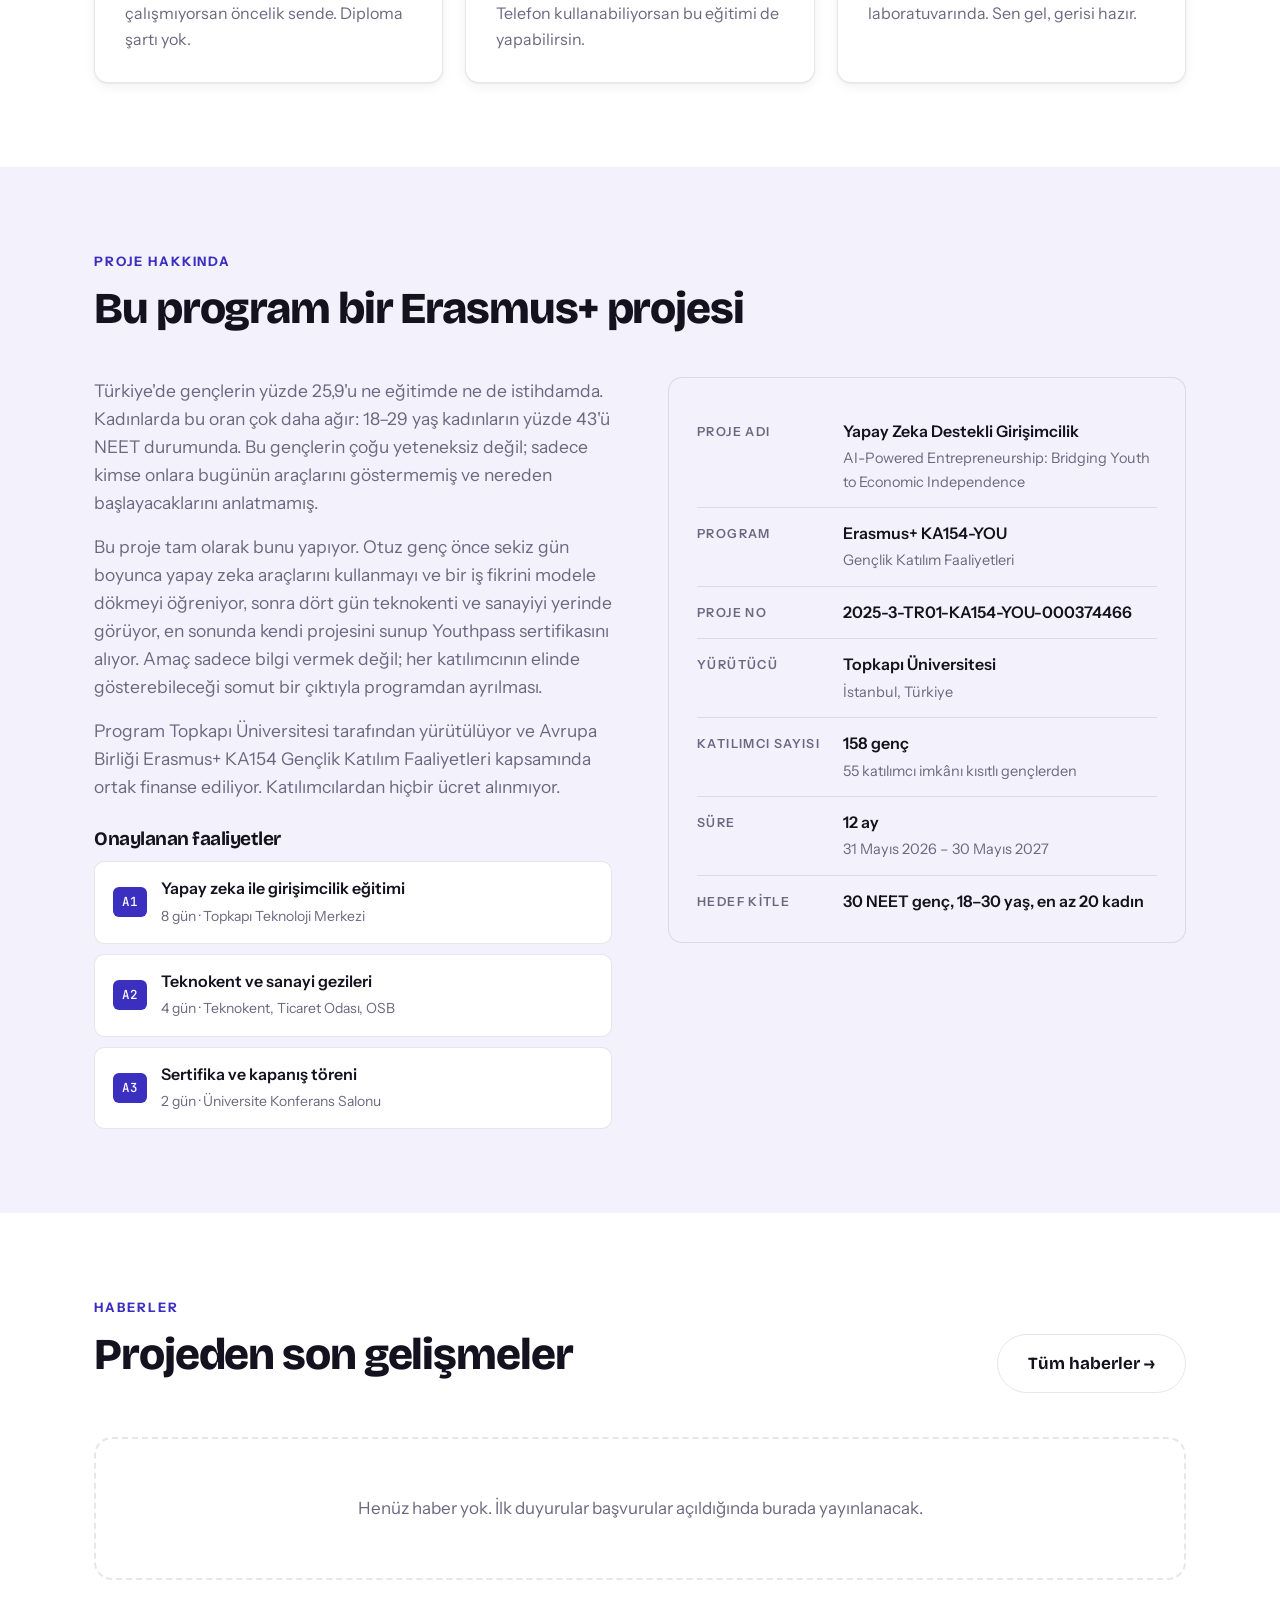
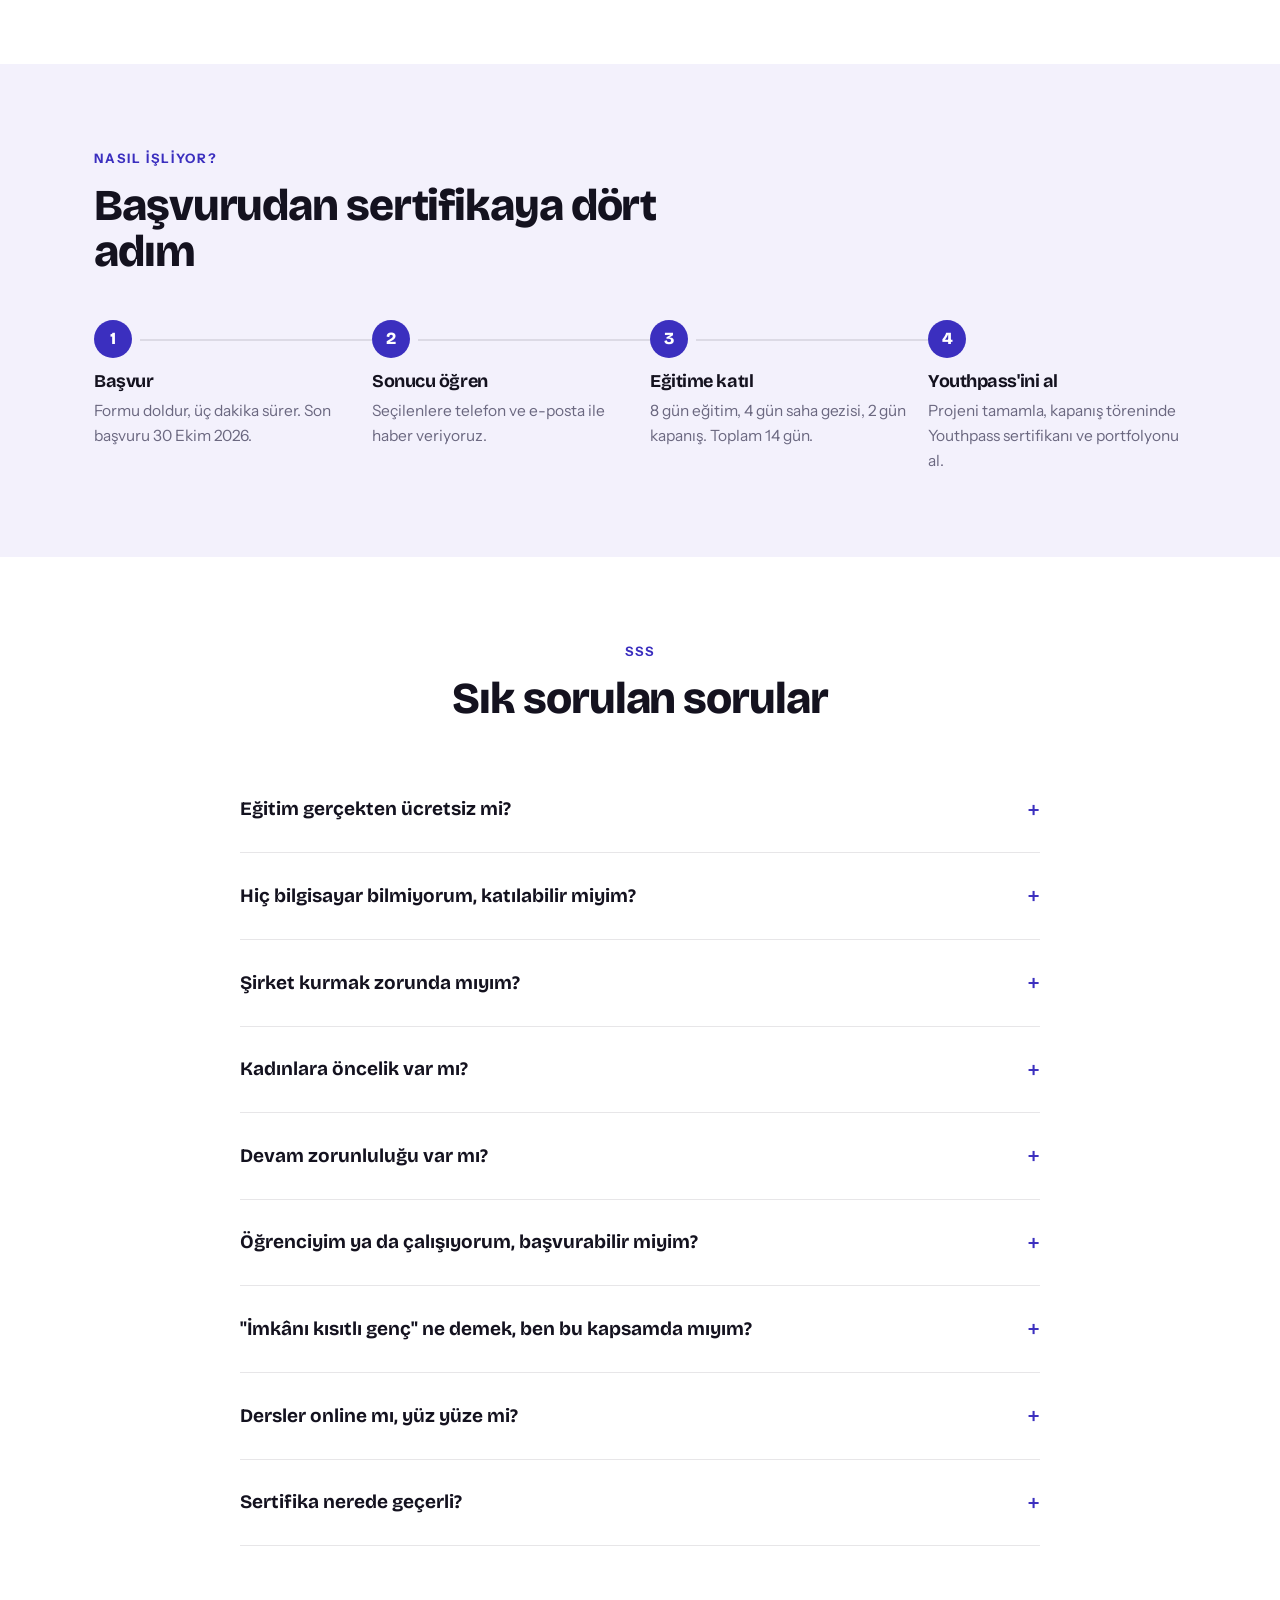
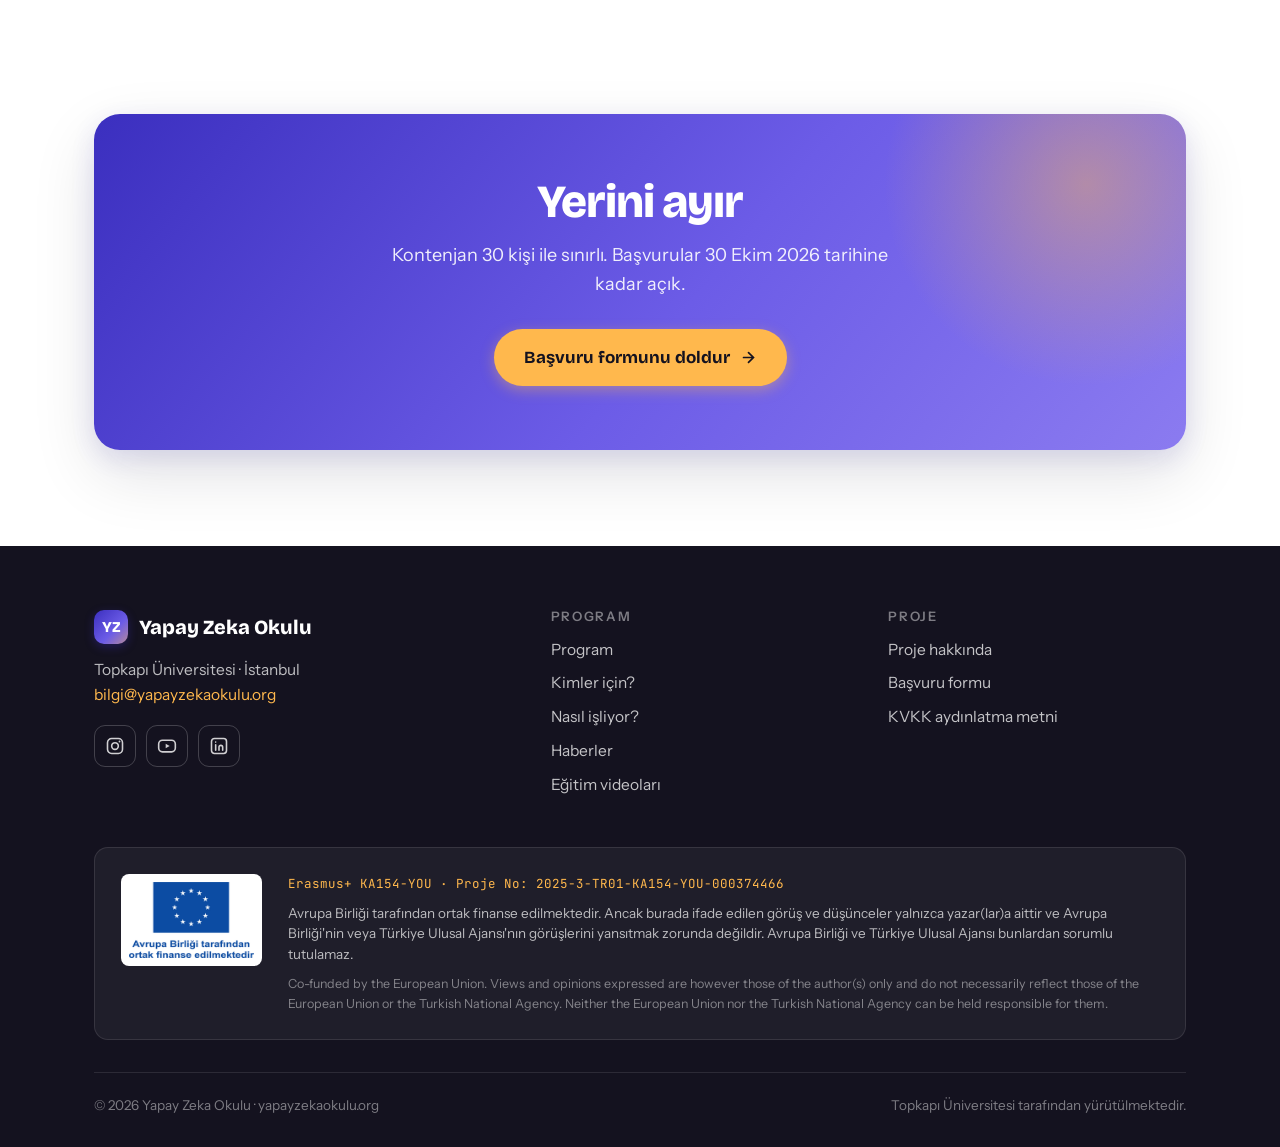
<file: index2.html>
<!DOCTYPE html>
<html lang="tr">
<head>
<meta charset="UTF-8">
<meta name="viewport" content="width=device-width, initial-scale=1.0">
<title>Yapay Zeka Okulu — Gençler için ücretsiz yapay zeka ve girişimcilik eğitimi</title>
<meta name="description" content="18-30 yaş gençler için ücretsiz yapay zeka ve girişimcilik eğitimi. Topkapı Üniversitesi, Erasmus+ KA154 desteğiyle. Ön bilgi gerekmez, Youthpass sertifikalı.">
<meta property="og:title" content="Yapay Zeka Okulu — Yeni bir başlangıç">
<meta property="og:description" content="18-30 yaş gençler için ücretsiz yapay zeka ve girişimcilik eğitimi.">
<meta property="og:url" content="https://yapayzekaokulu.org">
<meta property="og:image" content="https://yapayzekaokulu.org/gorseller/paylasim.jpg">
<link rel="icon" href="favicon.svg" type="image/svg+xml">
<link rel="preconnect" href="https://fonts.googleapis.com">
<link rel="preconnect" href="https://fonts.gstatic.com" crossorigin>
<link href="https://fonts.googleapis.com/css2?family=Bricolage+Grotesque:opsz,wght@12..96,400..800&family=Instrument+Sans:wght@400;500;600;700&family=JetBrains+Mono:wght@400;500&display=swap" rel="stylesheet">
<link rel="stylesheet" href="stil.css">
</head>
<body>

<nav>
  <div class="dar nav-ic">
    <a class="marka" href="/"><span class="marka-ikon">YZ</span>Yapay Zeka Okulu</a>
    <div class="nav-linkler">
      <a href="#mufredat">Program</a>
      <a href="#kimler">Kimler için?</a>
      <a href="#proje">Proje</a>
      <a href="haberler.html">Haberler</a>
      <a href="egitimler.html">Eğitimler</a>
      <a class="btn" href="https://forms.gle/GFxNzobju2ULguTd8">Başvur</a>
    </div>
  </div>
</nav>

<header class="hero">
  <div class="dar hero-ic">
    <div>
      <div class="etiket"><span class="nokta"></span> Başvurular açık · Son tarih 30 Ekim 2026</div>
      <h1>Yapay zeka ile<br><span class="vurgu">yeni bir başlangıç</span></h1>
      <p class="spot">Şu an ne okuyorsan ne de çalışıyorsan, buradan başla. On dört günde yapay zekayı öğren, fikrini bir iş modeline çevir, teknokenti ve sanayiyi yerinde gör.</p>
      <div class="hero-btnler">
        <a class="btn" href="https://forms.gle/GFxNzobju2ULguTd8">Ücretsiz başvur
          <svg width="17" height="17" viewBox="0 0 24 24" fill="none" stroke="currentColor" stroke-width="2.4" stroke-linecap="round"><path d="M5 12h13M12 5l7 7-7 7"/></svg>
        </a>
        <a class="btn hayalet" href="#mufredat">Programa bak</a>
      </div>
      <p class="hero-not">Ücretsiz · Ön bilgi gerekmez · Youthpass sertifikalı · 18–30 yaş</p>
    </div>

    <div class="prompt-kart" aria-hidden="true">
      <div class="prompt-ust">
        <span class="pt"></span><span class="pt"></span><span class="pt"></span>
        <span class="ad">yapayzekaokulu.org</span>
      </div>
      <div id="sohbet"></div>
      <div class="prompt-girdi">
        <span id="yaziAlani"></span>
        <span class="gonder">
          <svg width="15" height="15" viewBox="0 0 24 24" fill="none" stroke="currentColor" stroke-width="2.6" stroke-linecap="round"><path d="M12 19V5M5 12l7-7 7 7"/></svg>
        </span>
      </div>
    </div>
  </div>
</header>

<div class="logo-serit">
  <div class="dar">
    <div class="baslik">Destekleyen kurumlar</div>
    <div class="logo-liste">
      <img src="logos/euablem.gif" alt="T.C. Dışişleri Bakanlığı Avrupa Birliği Başkanlığı" onerror="this.outerHTML='&lt;div class=\'logo-yer\'&gt;ab-baskanligi.png&lt;/div&gt;'">
      <img src="[data-uri]" alt="Türkiye Ulusal Ajansı" onerror="this.outerHTML='&lt;div class=\'logo-yer\'&gt;ulusal-ajans.png&lt;/div&gt;'">
      <img src="[data-uri]" alt="Avrupa Birliği tarafından ortak finanse edilmektedir" >
      <img src="[data-uri]" alt="Topkapı Üniversitesi" onerror="this.outerHTML='&lt;div class=\'logo-yer\'&gt;topkapi-universitesi.png&lt;/div&gt;'">
    </div>
  </div>
</div>

<!-- sayaçlar -->
<section class="sayaclar" style="padding:56px 0">
  <div class="dar">
    <div class="sayac-grid gir">
      <div class="sayac"><div class="rakam" data-say="30">0</div><div class="et">katılımcı genç</div></div>
      <div class="sayac"><div class="rakam" data-say="20">0</div><div class="et">kadın kontenjanı</div></div>
      <div class="sayac"><div class="rakam" data-say="14">0</div><div class="et">gün eğitim ve saha</div></div>
      <div class="sayac"><div class="rakam" data-son="₺" data-say="0">0</div><div class="et">katılım ücreti</div></div>
    </div>
  </div>
</section>

<!-- program: üç faaliyet -->
<section id="mufredat" style="background:var(--leylak)">
  <div class="dar">
    <div class="bolum-ust orta gir">
      <div class="uste">Program</div>
      <h2>14 gün, üç aşama</h2>
      <p>Önce eğitim, sonra saha, en sonda sertifika. Üçüne de aynı grup katılıyor.</p>
    </div>
    <div class="prog-grid gir">

      <div class="prog">
        <div class="gorsel"><svg viewBox="0 0 320 200" xmlns="http://www.w3.org/2000/svg">
      <defs><linearGradient id="g" x1="0" y1="0" x2="1" y2="1">
        <stop offset="0" stop-color="#3B2FBF"/><stop offset="1" stop-color="#6C5CE7"/></linearGradient></defs>
      <rect width="320" height="200" fill="url(#g)"/>
      <rect x="70" y="60" width="180" height="118" rx="12" fill="#fff" opacity=".95"/>
      <rect x="86" y="78" width="88" height="9" rx="4.5" fill="url(#g)"/>
      <rect x="86" y="98" width="148" height="7" rx="3.5" fill="#CBD5E1"/>
      <rect x="86" y="114" width="120" height="7" rx="3.5" fill="#CBD5E1"/>
      <rect x="86" y="132" width="60" height="22" rx="11" fill="url(#g)"/>
      <circle cx="272" cy="72" r="26" fill="#fff" opacity=".9"/><circle cx="272" cy="66" r="9" fill="url(#g)"/>
      <path d="M256 88c0-9 7-14 16-14s16 5 16 14z" fill="url(#g)"/>
      <circle cx="44" cy="140" r="22" fill="#fff" opacity=".9"/><circle cx="44" cy="135" r="8" fill="url(#g)"/>
      <path d="M30 152c0-8 6-12 14-12s14 4 14 12z" fill="url(#g)"/>
    </svg></div>
        <div class="ic">
          <div class="rozetcik">Aşama 1</div>
          <h3>Eğitim kursu</h3>
          <p>Yapay zeka araçlarını kullanmayı, bir iş fikrini modele dökmeyi ve sunmayı öğreniyorsun. Tamamı uygulamalı, bilgisayar başında.</p>
          <div class="alt"><span><b>8 gün</b></span><span>Topkapı Teknoloji Merkezi</span></div>
        </div>
      </div>

      <div class="prog">
        <div class="gorsel"><svg viewBox="0 0 320 200" xmlns="http://www.w3.org/2000/svg">
      <defs><linearGradient id="g" x1="0" y1="0" x2="1" y2="1">
        <stop offset="0" stop-color="#0E9BA6"/><stop offset="1" stop-color="#12B8C4"/></linearGradient></defs>
      <rect width="320" height="200" fill="url(#g)"/>
      <rect x="52" y="96" width="66" height="86" rx="8" fill="#fff" opacity=".95"/>
      <rect x="132" y="60" width="72" height="122" rx="8" fill="#fff" opacity=".95"/>
      <rect x="218" y="86" width="62" height="96" rx="8" fill="#fff" opacity=".95"/>
      <g fill="url(#g)"><rect x="64" y="110" width="14" height="14" rx="3"/><rect x="90" y="110" width="14" height="14" rx="3"/>
      <rect x="64" y="136" width="14" height="14" rx="3"/><rect x="90" y="136" width="14" height="14" rx="3"/>
      <rect x="146" y="76" width="16" height="16" rx="3"/><rect x="174" y="76" width="16" height="16" rx="3"/>
      <rect x="146" y="104" width="16" height="16" rx="3"/><rect x="174" y="104" width="16" height="16" rx="3"/>
      <rect x="146" y="132" width="16" height="16" rx="3"/><rect x="174" y="132" width="16" height="16" rx="3"/>
      <rect x="230" y="100" width="14" height="14" rx="3"/><rect x="254" y="100" width="14" height="14" rx="3"/>
      <rect x="230" y="126" width="14" height="14" rx="3"/><rect x="254" y="126" width="14" height="14" rx="3"/></g>
      <circle cx="168" cy="38" r="16" fill="#fff" opacity=".9"/><path d="M160 38l6 6 12-13" stroke="url(#g)" stroke-width="4" fill="none" stroke-linecap="round" stroke-linejoin="round"/>
    </svg></div>
        <div class="ic">
          <div class="rozetcik">Aşama 2</div>
          <h3>Saha ziyaretleri</h3>
          <p>Teknokent, Ticaret Odası ve sanayi bölgesini yerinde görüyorsun. Girişimcilerle tanışıyor, mentor buluyorsun.</p>
          <div class="alt"><span><b>4 gün</b></span><span>Teknokent · Oda · OSB</span></div>
        </div>
      </div>

      <div class="prog">
        <div class="gorsel"><svg viewBox="0 0 320 200" xmlns="http://www.w3.org/2000/svg">
      <defs><linearGradient id="g" x1="0" y1="0" x2="1" y2="1">
        <stop offset="0" stop-color="#D97706"/><stop offset="1" stop-color="#FFB84D"/></linearGradient></defs>
      <rect width="320" height="200" fill="url(#g)"/>
      <circle cx="160" cy="104" r="52" fill="#fff" opacity=".95"/>
      <circle cx="160" cy="104" r="36" fill="none" stroke="url(#g)" stroke-width="6"/>
      <path d="M144 104l11 11 22-24" stroke="url(#g)" stroke-width="7" fill="none" stroke-linecap="round" stroke-linejoin="round"/>
      <path d="M136 150l-14 40 38-18 38 18-14-40" fill="#fff" opacity=".9"/>
      <circle cx="66" cy="60" r="10" fill="#fff" opacity=".8"/><circle cx="256" cy="52" r="7" fill="#fff" opacity=".7"/>
      <circle cx="272" cy="146" r="12" fill="#fff" opacity=".75"/><circle cx="48" cy="150" r="8" fill="#fff" opacity=".7"/>
    </svg></div>
        <div class="ic">
          <div class="rozetcik">Aşama 3</div>
          <h3>Sertifika ve kapanış</h3>
          <p>Projeni sahnede sunuyor, Youthpass sertifikanı alıyorsun. Aileler ve sektör temsilcileri de davetli.</p>
          <div class="alt"><span><b>2 gün</b></span><span>Üniversite Konferans Salonu</span></div>
        </div>
      </div>

    </div>
  </div>
</section>

<!-- neler bekliyor -->
<section>
  <div class="dar">
    <div class="bolum-ust orta gir">
      <div class="uste">Neler kazanacaksın?</div>
      <h2>Bu yolculukta seni neler bekliyor?</h2>
    </div>
    <div class="ikon-grid gir">
      <div class="ig"><div class="yuvarlak"><svg width="26" height="26" viewBox="0 0 24 24" fill="none" stroke="currentColor" stroke-width="2" stroke-linecap="round"><path d="M12 3l2.4 5.6L20 10l-5.6 2.4L12 18l-2.4-5.6L4 10l5.6-1.4z"/></svg></div>
        <h3>Yapay zeka becerisi</h3><p>ChatGPT, Claude ve Gemini'yi işe yarar biçimde kullanmayı öğren.</p></div>
      <div class="ig"><div class="yuvarlak"><svg width="26" height="26" viewBox="0 0 24 24" fill="none" stroke="currentColor" stroke-width="2" stroke-linecap="round"><rect x="3" y="4" width="18" height="14" rx="2"/><path d="M7 20h10M12 18v2M7 9l2 2-2 2M12 13h5"/></svg></div>
        <h3>Kodsuz üretim</h3><p>Chatbot, otomasyon ve basit uygulamalar. Kod bilmeden.</p></div>
      <div class="ig"><div class="yuvarlak"><svg width="26" height="26" viewBox="0 0 24 24" fill="none" stroke="currentColor" stroke-width="2" stroke-linecap="round"><path d="M4 20V10M10 20V4M16 20v-7M22 20H2"/></svg></div>
        <h3>İş modeli kurma</h3><p>Fikrini kanvasa dök, maliyetini çıkar, gelir modelini tasarla.</p></div>
      <div class="ig"><div class="yuvarlak"><svg width="26" height="26" viewBox="0 0 24 24" fill="none" stroke="currentColor" stroke-width="2" stroke-linecap="round"><path d="M3 21V9l6-4 6 4v12M9 21v-5h3v5M17 21V13l4-2v10"/></svg></div>
        <h3>Teknokent deneyimi</h3><p>Girişim ekosistemini yerinde gör, şirket kurma sürecini öğren.</p></div>
      <div class="ig"><div class="yuvarlak"><svg width="26" height="26" viewBox="0 0 24 24" fill="none" stroke="currentColor" stroke-width="2" stroke-linecap="round"><circle cx="9" cy="8" r="3"/><circle cx="17" cy="10" r="2.5"/><path d="M3 20c0-3.3 2.7-5 6-5s6 1.7 6 5M15.5 20c0-2.4 1.6-3.6 3.5-3.6s3 1.2 3 3.6"/></svg></div>
        <h3>Mentor ve ağ</h3><p>Sektörden profesyonellerle tanış, bağlantılarını kur.</p></div>
      <div class="ig"><div class="yuvarlak"><svg width="26" height="26" viewBox="0 0 24 24" fill="none" stroke="currentColor" stroke-width="2" stroke-linecap="round"><circle cx="12" cy="9" r="5"/><path d="M8.5 13.5L7 22l5-2.5L17 22l-1.5-8.5"/></svg></div>
        <h3>Youthpass sertifikası</h3><p>Avrupa Komisyonu'nun resmi belgesi. Avrupa genelinde tanınıyor.</p></div>
      <div class="ig"><div class="yuvarlak"><svg width="26" height="26" viewBox="0 0 24 24" fill="none" stroke="currentColor" stroke-width="2" stroke-linecap="round"><path d="M4 5h16v13H8l-4 3z"/><path d="M8 10h8M8 13.5h5"/></svg></div>
        <h3>Akran öğrenmesi</h3><p>Aynı yolda olan gençlerle birlikte üret, birlikte öğren.</p></div>
      <div class="ig"><div class="yuvarlak"><svg width="26" height="26" viewBox="0 0 24 24" fill="none" stroke="currentColor" stroke-width="2" stroke-linecap="round"><path d="M12 21s-7-4.6-7-10a7 7 0 0114 0c0 5.4-7 10-7 10z"/><circle cx="12" cy="11" r="2.5"/></svg></div>
        <h3>Tamamen ücretsiz</h3><p>Eğitim, materyal, ulaşım desteği ve sertifika. Hiçbir ücret yok.</p></div>
    </div>
  </div>
</section>

<!-- kimler için -->
<section id="kimler">
  <div class="dar">
    <div class="bolum-ust orta gir">
      <div class="uste">Kimler için?</div>
      <h2>Sıfırdan başlayanlar için tasarlandı</h2>
      <p>Bu program özellikle şu an eğitimine devam etmeyen ve çalışmayan gençlere öncelik veriyor.</p>
    </div>
    <div class="kartlar gir">
      <div class="kart">
        <div class="ikon">
          <svg width="24" height="24" viewBox="0 0 24 24" fill="none" stroke="currentColor" stroke-width="2" stroke-linecap="round"><circle cx="12" cy="8" r="4"/><path d="M4 21c0-4 3.6-6 8-6s8 2 8 6"/></svg>
        </div>
        <h3>18–30 yaşındaysan</h3>
        <p>Şu an bir okula kayıtlı değilsen ve çalışmıyorsan öncelik sende. Diploma şartı yok.</p>
      </div>
      <div class="kart">
        <div class="ikon">
          <svg width="24" height="24" viewBox="0 0 24 24" fill="none" stroke="currentColor" stroke-width="2" stroke-linecap="round"><path d="M12 3v10M8 9l4 4 4-4"/><path d="M4 17v2a2 2 0 002 2h12a2 2 0 002-2v-2"/></svg>
        </div>
        <h3>Ön bilgin yoksa</h3>
        <p>Sorun değil, sıfırdan başlıyoruz. Telefon kullanabiliyorsan bu eğitimi de yapabilirsin.</p>
      </div>
      <div class="kart">
        <div class="ikon">
          <svg width="24" height="24" viewBox="0 0 24 24" fill="none" stroke="currentColor" stroke-width="2" stroke-linecap="round"><rect x="2.5" y="4" width="19" height="13" rx="2"/><path d="M8 21h8M12 17v4"/></svg>
        </div>
        <h3>Bilgisayarın yoksa</h3>
        <p>Dersler üniversitenin bilgisayar laboratuvarında. Sen gel, gerisi hazır.</p>
      </div>
    </div>
  </div>
</section>

<!-- proje hakkında -->
<section id="proje" style="background:var(--leylak)">
  <div class="dar">
    <div class="bolum-ust gir">
      <div class="uste">Proje hakkında</div>
      <h2>Bu program bir Erasmus+ projesi</h2>
    </div>
    <div class="proje-blok gir">
      <div class="proje-metin">
        <p>Türkiye'de gençlerin yüzde 25,9'u ne eğitimde ne de istihdamda. Kadınlarda bu oran çok daha ağır: 18–29 yaş kadınların yüzde 43'ü NEET durumunda. Bu gençlerin çoğu yeteneksiz değil; sadece kimse onlara bugünün araçlarını göstermemiş ve nereden başlayacaklarını anlatmamış.</p>
        <p>Bu proje tam olarak bunu yapıyor. Otuz genç önce sekiz gün boyunca yapay zeka araçlarını kullanmayı ve bir iş fikrini modele dökmeyi öğreniyor, sonra dört gün teknokenti ve sanayiyi yerinde görüyor, en sonunda kendi projesini sunup Youthpass sertifikasını alıyor. Amaç sadece bilgi vermek değil; her katılımcının elinde gösterebileceği somut bir çıktıyla programdan ayrılması.</p>
        <p>Program Topkapı Üniversitesi tarafından yürütülüyor ve Avrupa Birliği Erasmus+ KA154 Gençlik Katılım Faaliyetleri kapsamında ortak finanse ediliyor. Katılımcılardan hiçbir ücret alınmıyor.</p>
        <h3 style="font-family:'Bricolage Grotesque',sans-serif;font-size:19px;font-weight:700;margin:28px 0 12px">Onaylanan faaliyetler</h3>
        <div class="faaliyetler">
          <div class="faaliyet"><span class="fno">A1</span><div><b>Yapay zeka ile girişimcilik eğitimi</b><span>8 gün · Topkapı Teknoloji Merkezi</span></div></div>
          <div class="faaliyet"><span class="fno">A2</span><div><b>Teknokent ve sanayi gezileri</b><span>4 gün · Teknokent, Ticaret Odası, OSB</span></div></div>
          <div class="faaliyet"><span class="fno">A3</span><div><b>Sertifika ve kapanış töreni</b><span>2 gün · Üniversite Konferans Salonu</span></div></div>
        </div>
      </div>
      <div class="proje-kunye">
        <div class="kunye-satir"><div class="k">Proje adı</div><div class="v">Yapay Zeka Destekli Girişimcilik<span>AI-Powered Entrepreneurship: Bridging Youth to Economic Independence</span></div></div>
        <div class="kunye-satir"><div class="k">Program</div><div class="v">Erasmus+ KA154-YOU<span>Gençlik Katılım Faaliyetleri</span></div></div>
        <div class="kunye-satir"><div class="k">Proje no</div><div class="v">2025-3-TR01-KA154-YOU-000374466</div></div>
        <div class="kunye-satir"><div class="k">Yürütücü</div><div class="v">Topkapı Üniversitesi<span>İstanbul, Türkiye</span></div></div>
        <div class="kunye-satir"><div class="k">Katılımcı sayısı</div><div class="v">158 genç<span>55 katılımcı imkânı kısıtlı gençlerden</span></div></div>
        <div class="kunye-satir"><div class="k">Süre</div><div class="v">12 ay<span>31 Mayıs 2026 – 30 Mayıs 2027</span></div></div>
        <div class="kunye-satir"><div class="k">Hedef kitle</div><div class="v">30 NEET genç, 18–30 yaş, en az 20 kadın</div></div>
      </div>
    </div>
  </div>
</section>

<!-- haberler önizleme -->
<section id="haberler">
  <div class="dar">
    <div class="bolum-ust gir" style="display:flex;justify-content:space-between;align-items:flex-end;max-width:none;gap:20px;flex-wrap:wrap">
      <div style="max-width:620px">
        <div class="uste">Haberler</div>
        <h2>Projeden son gelişmeler</h2>
      </div>
      <a class="btn hayalet" href="haberler.html">Tüm haberler →</a>
    </div>
    <div class="haber-grid gir" id="haberOnizleme">
      <div class="haber-bos">Henüz haber yok. İlk duyurular başvurular açıldığında burada yayınlanacak.</div>
    </div>
  </div>
</section>

<!-- nasıl işliyor -->
<section id="nasil" style="background:var(--leylak)">
  <div class="dar">
    <div class="bolum-ust gir">
      <div class="uste">Nasıl işliyor?</div>
      <h2>Başvurudan sertifikaya dört adım</h2>
    </div>
    <div class="adimlar gir">
      <div class="adim"><h3>Başvur</h3><p>Formu doldur, üç dakika sürer. Son başvuru 30 Ekim 2026.</p></div>
      <div class="adim"><h3>Sonucu öğren</h3><p>Seçilenlere telefon ve e-posta ile haber veriyoruz.</p></div>
      <div class="adim"><h3>Eğitime katıl</h3><p>8 gün eğitim, 4 gün saha gezisi, 2 gün kapanış. Toplam 14 gün.</p></div>
      <div class="adim"><h3>Youthpass'ini al</h3><p>Projeni tamamla, kapanış töreninde Youthpass sertifikanı ve portfolyonu al.</p></div>
    </div>
  </div>
</section>

<!-- sss -->
<section id="sss">
  <div class="dar">
    <div class="bolum-ust orta gir">
      <div class="uste">SSS</div>
      <h2>Sık sorulan sorular</h2>
    </div>
    <div class="sss-sar gir">
      <details><summary>Eğitim gerçekten ücretsiz mi?</summary><p>Evet. Eğitim, materyaller ve sertifika tamamen ücretsiz. Program Erasmus+ KA154 desteğiyle yürütülüyor, katılımcıdan hiçbir ücret alınmıyor.</p></details>
      <details><summary>Hiç bilgisayar bilmiyorum, katılabilir miyim?</summary><p>Evet. Program sıfırdan başlayanlar için tasarlandı. İlk hafta cihazı açmaktan başlıyoruz.</p></details>
      <details><summary>Şirket kurmak zorunda mıyım?</summary><p>Hayır. Girişimcilik ve teknokent bölümleri "nasıl yapılır" öğretiyor. İsteyen kurar, istemeyen bu bilgiyi çalıştığı yerde kullanır.</p></details>
      <details><summary>Kadınlara öncelik var mı?</summary><p>Evet. Türkiye'de 18–29 yaş kadınların yüzde 43'ü ne eğitimde ne istihdamda; erkeklerde bu oran yüzde 17. Bu farkı kapatmak için 30 kontenjanın en az 20'si kadınlara ayrıldı.</p></details>
      <details><summary>Devam zorunluluğu var mı?</summary><p>Evet. Program 14 gün ve üç aşama birbirini tamamlıyor; Youthpass için tam katılım bekleniyor. Mazeretli devamsızlıkta telafi imkânı var.</p></details>
      <details><summary>Öğrenciyim ya da çalışıyorum, başvurabilir miyim?</summary><p>Başvurabilirsin. Ancak kontenjan dolarsa şu an eğitimde ve işte olmayan gençlere öncelik verilir.</p></details>
      <details><summary>"İmkânı kısıtlı genç" ne demek, ben bu kapsamda mıyım?</summary><p>Erasmus+ programının tanımı bu. Eğitime veya iş hayatına erişmeni zorlaştıran bir engel varsa bu kapsamdasın: uzun süredir işsiz olmak, okulu yarıda bırakmak, düşük gelirli bir hanede yaşamak, kırsalda veya merkeze uzak bir yerde oturmak, engellilik veya süregelen bir sağlık durumu, göçmen ya da mülteci geçmişi, ayrımcılığa uğramak. Projemizde 158 katılımcının en az 55'i bu gençlerden oluşuyor. Başvuruda bunu ayrıca kanıtlaman gerekmiyor, formdaki sorular yeterli.</p></details>
      <details><summary>Dersler online mı, yüz yüze mi?</summary><p>Tamamen yüz yüze. Eğitim İstanbul Topkapı Teknoloji Merkezi'nde, kapanış töreni üniversitenin konferans salonunda. Ders kayıtları sonrasında <a href="egitimler.html">Eğitimler</a> sayfasında yayınlanıyor.</p></details>
      <details><summary>Sertifika nerede geçerli?</summary><p>Programı tamamlayanlara <b>Youthpass</b> veriliyor. Youthpass, Avrupa Komisyonu'nun resmi sertifikası; Erasmus+ projelerinde kazandığın becerileri Avrupa genelinde tanınan bir belgeyle gösteriyor. Ayrıca eğitim boyunca ürettiğin işlerden bir portfolyo çıkıyor; iş başvurularında asıl işe yarayan o.</p></details>
    </div>
  </div>
</section>

<!-- cta -->
<section class="cta-sar">
  <div class="dar">
    <div class="cta gir">
      <h2>Yerini ayır</h2>
      <p>Kontenjan 30 kişi ile sınırlı. Başvurular 30 Ekim 2026 tarihine kadar açık.</p>
      <a class="btn sari" href="https://forms.gle/GFxNzobju2ULguTd8">Başvuru formunu doldur
        <svg width="17" height="17" viewBox="0 0 24 24" fill="none" stroke="currentColor" stroke-width="2.4" stroke-linecap="round"><path d="M5 12h13M12 5l7 7-7 7"/></svg>
      </a>
    </div>
  </div>
</section>

<footer>
  <div class="dar">
    <div class="foot-ust">
      <div>
        <div class="foot-marka"><span class="marka-ikon">YZ</span>Yapay Zeka Okulu</div>
        <p>Topkapı Üniversitesi · İstanbul<br>
           <a class="eposta" data-k="bilgi" data-a="yapayzekaokulu.org">e-posta adresi yükleniyor…</a><br></p>
        <div class="sosyal">
          <a href="[INSTAGRAM_LINKI]" aria-label="Instagram"><svg width="20" height="20" viewBox="0 0 24 24" fill="none" stroke="currentColor" stroke-width="1.9"><rect x="3" y="3" width="18" height="18" rx="5"/><circle cx="12" cy="12" r="4"/><circle cx="17.4" cy="6.6" r="1.1" fill="currentColor" stroke="none"/></svg></a>
          <a href="[YOUTUBE_LINKI]" aria-label="YouTube"><svg width="20" height="20" viewBox="0 0 24 24" fill="none" stroke="currentColor" stroke-width="1.9"><rect x="2" y="5" width="20" height="14" rx="4.5"/><path d="M10.4 9.2l4.8 2.8-4.8 2.8z" fill="currentColor" stroke="none"/></svg></a>
          <a href="[LINKEDIN_LINKI]" aria-label="LinkedIn"><svg width="20" height="20" viewBox="0 0 24 24" fill="none" stroke="currentColor" stroke-width="1.9" stroke-linecap="round"><rect x="3" y="3" width="18" height="18" rx="3.5"/><path d="M8 10.5V17M8 7.2v.1M12 17v-3.6a2.2 2.2 0 014.4 0V17"/></svg></a>
        </div>
      </div>
      <div class="foot-sut">
        <h4>Program</h4>
        <a href="#mufredat">Program</a>
        <a href="#kimler">Kimler için?</a>
        <a href="#nasil">Nasıl işliyor?</a>
        <a href="haberler.html">Haberler</a>
        <a href="egitimler.html">Eğitim videoları</a>
      </div>
      <div class="foot-sut">
        <h4>Proje</h4>
        <a href="#proje">Proje hakkında</a>
          <a href="https://forms.gle/GFxNzobju2ULguTd8">Başvuru formu</a>
        <a href="kvkk.html">KVKK aydınlatma metni</a>
      </div>
    </div>

    <div class="ab-blok">
      <img src="[data-uri]" alt="Co-funded by the European Union" >
      <div>
        <div class="no">Erasmus+ KA154-YOU · Proje No: 2025-3-TR01-KA154-YOU-000374466</div>
        <p>Avrupa Birliği tarafından ortak finanse edilmektedir. Ancak burada ifade edilen görüş ve düşünceler yalnızca yazar(lar)a aittir ve Avrupa Birliği'nin veya Türkiye Ulusal Ajansı'nın görüşlerini yansıtmak zorunda değildir. Avrupa Birliği ve Türkiye Ulusal Ajansı bunlardan sorumlu tutulamaz.</p>
        <p class="en">Co-funded by the European Union. Views and opinions expressed are however those of the author(s) only and do not necessarily reflect those of the European Union or the Turkish National Agency. Neither the European Union nor the Turkish National Agency can be held responsible for them.</p>
      </div>
    </div>

    <div class="foot-alt">
      <span>© 2026 Yapay Zeka Okulu · yapayzekaokulu.org</span>
      <span>Topkapı Üniversitesi tarafından yürütülmektedir.</span>
    </div>
  </div>
</footer>

<script src="site.js"></script>
</body>
</html>
</file>
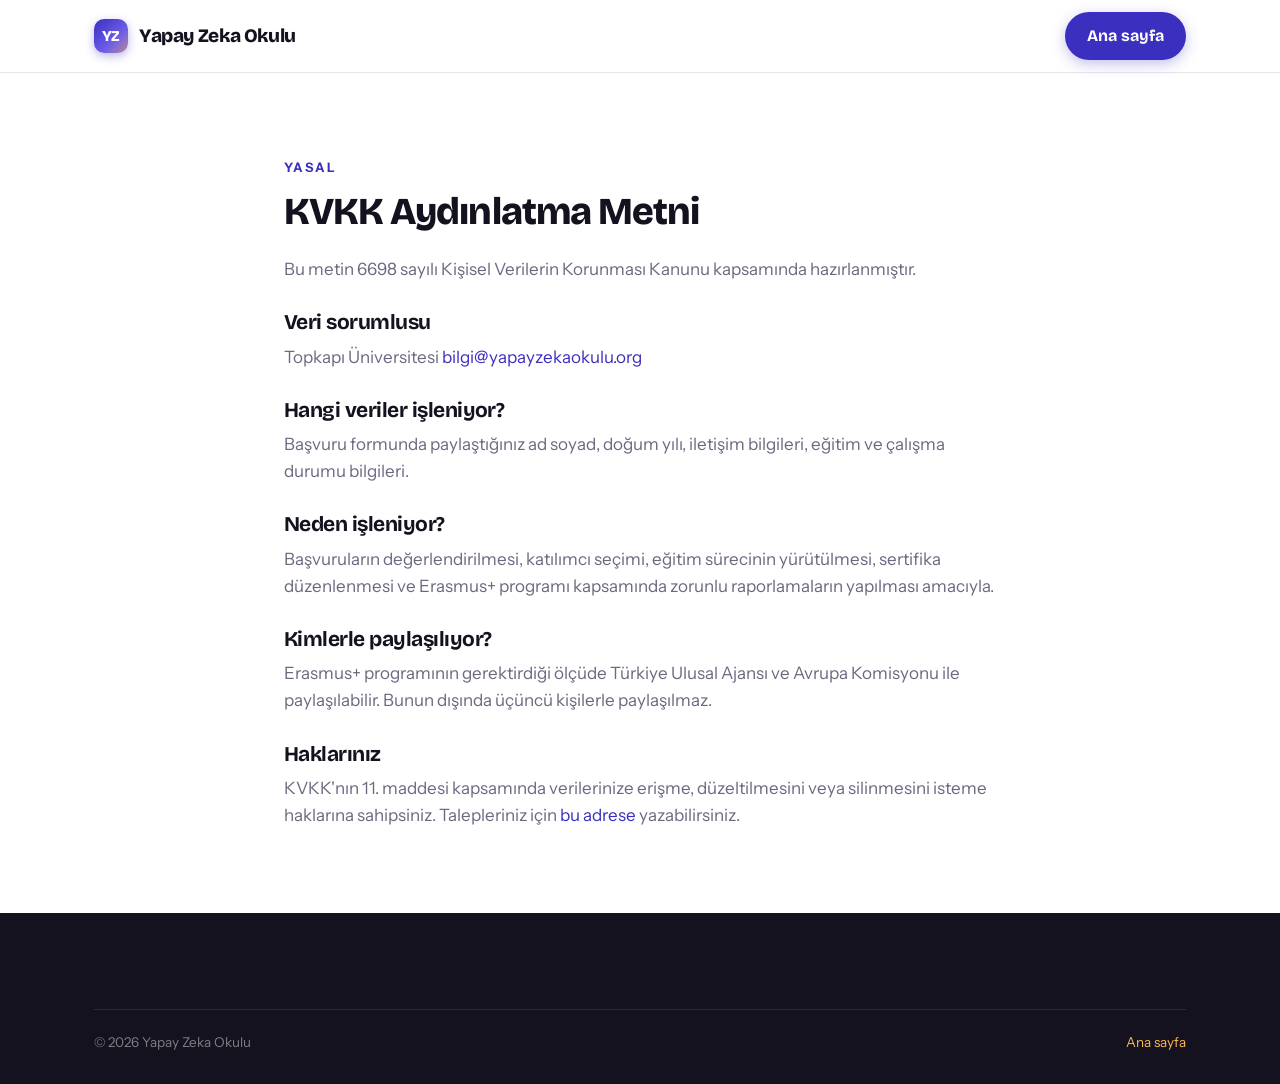
<file: kvkk.html>
<!DOCTYPE html>
<html lang="tr">
<head>
<meta charset="UTF-8">
<meta name="viewport" content="width=device-width, initial-scale=1.0">
<title>KVKK Aydınlatma Metni — Yapay Zeka Okulu</title>
<link rel="icon" href="favicon.svg" type="image/svg+xml">
<link href="https://fonts.googleapis.com/css2?family=Bricolage+Grotesque:opsz,wght@12..96,400..800&family=Instrument+Sans:wght@400;500;600;700&family=JetBrains+Mono:wght@400;500&display=swap" rel="stylesheet">
<link rel="stylesheet" href="stil.css">
</head>
<body>
<nav><div class="dar nav-ic">
  <a class="marka" href="/"><span class="marka-ikon">YZ</span>Yapay Zeka Okulu</a>
  <div class="nav-linkler"><a class="btn" href="/">Ana sayfa</a></div>
</div></nav>
<section>
  <div class="dar" style="max-width:760px">
    <div class="uste">Yasal</div>
    <h2 style="font-size:38px;font-weight:800;margin-bottom:24px">KVKK Aydınlatma Metni</h2>
    <p style="color:var(--gri);margin-bottom:18px">Bu metin 6698 sayılı Kişisel Verilerin Korunması Kanunu kapsamında hazırlanmıştır.</p>
    <h3 style="font-size:21px;margin:28px 0 10px">Veri sorumlusu</h3>
    <p style="color:var(--gri)">Topkapı Üniversitesi <a class="eposta" data-k="bilgi" data-a="yapayzekaokulu.org">bilgi@yapayzekaokulu.org</a></p>
    <h3 style="font-size:21px;margin:28px 0 10px">Hangi veriler işleniyor?</h3>
    <p style="color:var(--gri)">Başvuru formunda paylaştığınız ad soyad, doğum yılı, iletişim bilgileri, eğitim ve çalışma durumu bilgileri.</p>
    <h3 style="font-size:21px;margin:28px 0 10px">Neden işleniyor?</h3>
    <p style="color:var(--gri)">Başvuruların değerlendirilmesi, katılımcı seçimi, eğitim sürecinin yürütülmesi, sertifika düzenlenmesi ve Erasmus+ programı kapsamında zorunlu raporlamaların yapılması amacıyla.</p>
    <h3 style="font-size:21px;margin:28px 0 10px">Kimlerle paylaşılıyor?</h3>
    <p style="color:var(--gri)">Erasmus+ programının gerektirdiği ölçüde Türkiye Ulusal Ajansı ve Avrupa Komisyonu ile paylaşılabilir. Bunun dışında üçüncü kişilerle paylaşılmaz.</p>
    <h3 style="font-size:21px;margin:28px 0 10px">Haklarınız</h3>
    <p style="color:var(--gri)">KVKK'nın 11. maddesi kapsamında verilerinize erişme, düzeltilmesini veya silinmesini isteme haklarına sahipsiniz. Talepleriniz için <a class="eposta" data-k="bilgi" data-a="yapayzekaokulu.org">bu adrese</a> yazabilirsiniz.</p>
  </div>
</section>
<footer><div class="dar"><div class="foot-alt"><span>© 2026 Yapay Zeka Okulu</span><span><a href="/">Ana sayfa</a></span></div></div></footer>
<script src="site.js"></script>
</body>
</html>
</file>
<file: stil.css>
:root{
  --murekkep:#14121f;
  --mor:#3B2FBF;
  --mor-acik:#6C5CE7;
  --kayisi:#FFB84D;
  --leylak:#F3F1FC;
  --beyaz:#ffffff;
  --gri:#6b6880;
  --kenar:rgba(20,18,31,.10);
  --golge-s:0 1px 2px rgba(20,18,31,.06), 0 4px 12px rgba(20,18,31,.05);
  --golge-m:0 2px 4px rgba(20,18,31,.06), 0 12px 32px rgba(20,18,31,.09);
  --golge-l:0 8px 24px rgba(59,47,191,.12), 0 24px 64px rgba(20,18,31,.12);
  --r:14px;
}
*{margin:0;padding:0;box-sizing:border-box}
html{scroll-behavior:smooth;-webkit-text-size-adjust:100%}
body{
  font-family:'Instrument Sans',system-ui,sans-serif;
  background:var(--beyaz);color:var(--murekkep);
  font-size:17px;line-height:1.6;-webkit-font-smoothing:antialiased;
}
.dar{max-width:1140px;margin:0 auto;padding:0 24px}
h1,h2,h3,h4{font-family:'Bricolage Grotesque',system-ui,sans-serif;line-height:1.06;letter-spacing:-.025em}
a{color:var(--mor);text-decoration:none}
img{max-width:100%;display:block}

/* ---------- düğmeler ---------- */
.btn{
  display:inline-flex;align-items:center;gap:10px;
  background:var(--mor);color:#fff !important;
  font-family:'Bricolage Grotesque',sans-serif;font-weight:700;font-size:17px;
  border-radius:100px;padding:15px 30px;border:0;cursor:pointer;
  box-shadow:0 4px 14px rgba(59,47,191,.3);
  transition:transform .18s cubic-bezier(.2,.8,.3,1), box-shadow .18s;
}
.btn:hover{transform:translateY(-2px);box-shadow:0 8px 24px rgba(59,47,191,.38)}
.btn:focus-visible{outline:3px solid var(--kayisi);outline-offset:3px}
.btn.sari{background:var(--kayisi);color:var(--murekkep) !important;box-shadow:0 4px 14px rgba(255,184,77,.4)}
.btn.hayalet{background:transparent;color:var(--murekkep) !important;box-shadow:none;border:1.5px solid var(--kenar)}
.btn.hayalet:hover{border-color:var(--mor);color:var(--mor) !important}

/* ---------- menü ---------- */
nav{
  position:sticky;top:0;z-index:50;
  background:rgba(255,255,255,.82);backdrop-filter:blur(14px);
  border-bottom:1px solid var(--kenar);
}
.nav-ic{display:flex;align-items:center;justify-content:space-between;height:72px;gap:20px}
.marka{display:flex;align-items:center;gap:11px;font-family:'Bricolage Grotesque',sans-serif;font-weight:800;font-size:19px;color:var(--murekkep);letter-spacing:-.02em}
.marka-ikon{
  width:34px;height:34px;border-radius:10px;flex:none;
  background:linear-gradient(135deg,var(--mor) 0%,var(--mor-acik) 60%,var(--kayisi) 140%);
  display:grid;place-items:center;color:#fff;font-size:15px;font-weight:800;
  box-shadow:0 3px 10px rgba(59,47,191,.35);
}
.nav-linkler{display:flex;gap:30px;align-items:center;margin-left:auto}
.nav-linkler a:not(.btn){color:var(--murekkep);font-weight:500;font-size:16px;opacity:.8}
.nav-linkler a:not(.btn):hover{opacity:1;color:var(--mor)}
.nav-linkler .btn{padding:11px 22px;font-size:16px}

/* ---------- hero ---------- */
.hero{position:relative;overflow:hidden;padding:76px 0 64px;background:var(--leylak)}
.hero::before{
  content:"";position:absolute;top:-280px;right:-180px;width:720px;height:720px;border-radius:50%;
  background:radial-gradient(circle at 35% 35%, rgba(108,92,231,.30), rgba(255,184,77,.18) 45%, transparent 68%);
  filter:blur(20px);pointer-events:none;
}
.hero-ic{position:relative;display:grid;grid-template-columns:1.05fr .95fr;gap:56px;align-items:center}
.etiket{
  display:inline-flex;align-items:center;gap:9px;background:#fff;border:1px solid var(--kenar);
  border-radius:100px;padding:7px 16px 7px 8px;font-size:14px;font-weight:600;color:var(--murekkep);
  box-shadow:var(--golge-s);margin-bottom:24px;
}
.etiket .nokta{width:9px;height:9px;border-radius:50%;background:#18c07a;box-shadow:0 0 0 4px rgba(24,192,122,.16)}
.hero h1{font-size:clamp(42px,5.6vw,68px);font-weight:800;margin-bottom:20px}
.hero h1 .vurgu{
  background:linear-gradient(100deg,var(--mor) 10%,var(--mor-acik) 55%,var(--kayisi) 100%);
  -webkit-background-clip:text;background-clip:text;-webkit-text-fill-color:transparent;
}
.hero .spot{font-size:19px;color:var(--gri);max-width:490px;margin-bottom:28px}
.hero-btnler{display:flex;gap:12px;flex-wrap:wrap;align-items:center}
.hero-not{font-size:14.5px;color:var(--gri);margin-top:18px}

/* imza: prompt kutusu */
.prompt-kart{
  background:#fff;border-radius:22px;padding:22px;box-shadow:var(--golge-l);
  border:1px solid var(--kenar);
}
.prompt-ust{display:flex;align-items:center;gap:8px;padding-bottom:16px;border-bottom:1px solid var(--kenar);margin-bottom:18px}
.prompt-ust .pt{width:10px;height:10px;border-radius:50%;background:#e7e4f2}
.prompt-ust .ad{margin-left:8px;font-family:'JetBrains Mono',monospace;font-size:12.5px;color:var(--gri);letter-spacing:.02em}
.balon{max-width:88%;padding:13px 17px;border-radius:16px;font-size:15.5px;line-height:1.5;margin-bottom:12px}
.balon.sen{background:var(--leylak);border-bottom-right-radius:5px;margin-left:auto;color:var(--murekkep)}
.balon.yz{
  background:linear-gradient(135deg,var(--mor),var(--mor-acik));color:#fff;
  border-bottom-left-radius:5px;box-shadow:0 6px 18px rgba(59,47,191,.26);
}
.balon.yz b{font-weight:700}
.yaziyor{display:inline-flex;gap:4px;align-items:center;padding:14px 17px}
.yaziyor i{width:7px;height:7px;border-radius:50%;background:var(--mor-acik);opacity:.4;animation:zipla 1.2s infinite}
.yaziyor i:nth-child(2){animation-delay:.15s}
.yaziyor i:nth-child(3){animation-delay:.3s}
@keyframes zipla{0%,60%,100%{transform:translateY(0);opacity:.35}30%{transform:translateY(-5px);opacity:1}}
.prompt-girdi{
  display:flex;align-items:center;gap:10px;margin-top:6px;
  border:1.5px solid var(--kenar);border-radius:100px;padding:10px 10px 10px 18px;
}
.prompt-girdi span{font-family:'JetBrains Mono',monospace;font-size:13.5px;color:var(--gri);flex:1;white-space:nowrap;overflow:hidden}
.prompt-girdi span::after{content:"▍";color:var(--mor);animation:yanip .9s step-end infinite}
@keyframes yanip{50%{opacity:0}}
.prompt-girdi .gonder{width:36px;height:36px;border-radius:50%;background:var(--mor);display:grid;place-items:center;color:#fff;flex:none}

/* ---------- logo şeridi ---------- */
.logo-serit{background:#fff;border-bottom:1px solid var(--kenar);padding:34px 0}
.logo-serit .baslik{text-align:center;font-size:12.5px;letter-spacing:.16em;text-transform:uppercase;color:var(--gri);font-weight:600;margin-bottom:20px}
.logo-liste{display:flex;justify-content:center;align-items:center;gap:60px;flex-wrap:wrap}
.logo-liste img{height:88px;width:auto;max-width:290px;object-fit:contain}
.logo-yer{
  height:88px;min-width:190px;border:1.5px dashed var(--kenar);border-radius:10px;
  display:grid;place-items:center;font-size:12px;color:var(--gri);text-align:center;padding:6px 14px;line-height:1.3;
}

/* ---------- genel bölüm ---------- */
section{padding:84px 0}
.bolum-ust{max-width:660px;margin-bottom:44px}
.bolum-ust.orta{margin-left:auto;margin-right:auto;text-align:center}
.uste{font-size:13px;letter-spacing:.15em;text-transform:uppercase;font-weight:700;color:var(--mor);margin-bottom:14px}
.bolum-ust h2{font-size:clamp(30px,4vw,44px);font-weight:800;margin-bottom:14px}
.bolum-ust p{color:var(--gri);font-size:18px}

/* müfredat */
.mufredat{background:var(--murekkep);color:#fff;position:relative;overflow:hidden}
.mufredat::before{
  content:"";position:absolute;bottom:-320px;left:-160px;width:680px;height:680px;border-radius:50%;
  background:radial-gradient(circle,rgba(108,92,231,.32),transparent 66%);pointer-events:none;
}
.mufredat .bolum-ust p{color:rgba(255,255,255,.62)}
.mufredat .uste{color:var(--kayisi)}
.dersler{position:relative;display:grid;gap:2px;background:rgba(255,255,255,.09);border-radius:var(--r);overflow:hidden}
.ders{
  background:var(--murekkep);padding:26px 30px;display:grid;
  grid-template-columns:78px 1fr 128px;gap:24px;align-items:center;
  transition:background .2s;
}
.ders:hover{background:#1c1930}
.ders .hafta{font-family:'JetBrains Mono',monospace;font-size:12px;letter-spacing:.1em;color:var(--kayisi);text-transform:uppercase}
.ders h3{font-size:21px;font-weight:700;margin-bottom:6px}
.ders p{color:rgba(255,255,255,.6);font-size:15.5px;line-height:1.5}
.ders .cikti{
  font-size:13px;color:rgba(255,255,255,.9);background:rgba(255,255,255,.09);
  border-radius:100px;padding:7px 14px;text-align:center;
}

/* kartlar */
.kartlar{display:grid;grid-template-columns:repeat(3,1fr);gap:22px}
.kart{
  background:#fff;border:1px solid var(--kenar);border-radius:var(--r);padding:30px;
  box-shadow:var(--golge-s);transition:transform .2s, box-shadow .2s;
}
.kart:hover{transform:translateY(-4px);box-shadow:var(--golge-m)}
.kart .ikon{
  width:48px;height:48px;border-radius:13px;display:grid;place-items:center;margin-bottom:18px;
  background:var(--leylak);color:var(--mor);
}
.kart:nth-child(2) .ikon{background:#FFF3DF;color:#C77F00}
.kart:nth-child(3) .ikon{background:#E4F7EF;color:#0E8A5B}
.kart h3{font-size:20px;font-weight:700;margin-bottom:10px}
.kart p{color:var(--gri);font-size:16px}

/* fotoğraf + metin */
.foto-blok{display:grid;grid-template-columns:1fr 1fr;gap:56px;align-items:center}
.foto-cerceve{
  position:relative;border-radius:20px;overflow:hidden;aspect-ratio:4/3;
  background:linear-gradient(135deg,var(--leylak),#e6e1fa);box-shadow:var(--golge-m);
}
.foto-cerceve img{width:100%;height:100%;object-fit:cover}
.foto-cerceve .yer{
  position:absolute;inset:0;display:grid;place-items:center;text-align:center;
  color:var(--mor);font-size:14px;padding:24px;font-weight:600;
}
.istatistik{display:flex;gap:36px;margin-top:28px;flex-wrap:wrap}
.ist .sayi{font-family:'Bricolage Grotesque',sans-serif;font-size:38px;font-weight:800;color:var(--mor);line-height:1}
.ist .et{font-size:14.5px;color:var(--gri);margin-top:5px}

/* adımlar */
.adimlar{display:grid;grid-template-columns:repeat(4,1fr);gap:20px;counter-reset:a}
.adim{position:relative;padding-top:52px}
.adim::before{
  counter-increment:a;content:counter(a);position:absolute;top:0;left:0;
  width:38px;height:38px;border-radius:50%;background:var(--mor);color:#fff;
  font-family:'Bricolage Grotesque',sans-serif;font-weight:800;font-size:17px;display:grid;place-items:center;
}
.adim::after{content:"";position:absolute;top:19px;left:46px;right:-20px;height:1.5px;background:var(--kenar)}
.adim:last-child::after{display:none}
.adim h3{font-size:18px;font-weight:700;margin-bottom:8px}
.adim p{color:var(--gri);font-size:15.5px}

/* sss */
.sss-sar{max-width:800px;margin:0 auto}
details{border-bottom:1px solid var(--kenar)}
summary{
  cursor:pointer;list-style:none;padding:22px 0;display:flex;justify-content:space-between;gap:20px;align-items:center;
  font-family:'Bricolage Grotesque',sans-serif;font-weight:700;font-size:19px;
}
summary::-webkit-details-marker{display:none}
summary::after{content:"+";font-size:26px;color:var(--mor);font-weight:400;flex:none;transition:transform .2s}
details[open] summary::after{transform:rotate(45deg)}
details p{padding:0 0 22px;color:var(--gri);max-width:88%}

/* cta */
.cta-sar{padding-bottom:96px}
.cta{
  position:relative;overflow:hidden;border-radius:26px;padding:64px 44px;text-align:center;color:#fff;
  background:linear-gradient(130deg,var(--mor) 0%,var(--mor-acik) 55%,#8B7BF0 100%);
  box-shadow:var(--golge-l);
}
.cta::after{
  content:"";position:absolute;top:-140px;right:-110px;width:420px;height:420px;border-radius:50%;
  background:radial-gradient(circle,rgba(255,184,77,.42),transparent 68%);pointer-events:none;
}
.cta h2{position:relative;font-size:clamp(30px,4.4vw,46px);font-weight:800;margin-bottom:14px}
.cta p{position:relative;font-size:18px;opacity:.9;max-width:520px;margin:0 auto 30px}
.cta .btn{position:relative}

/* eğitim videoları */
.videolar{display:grid;grid-template-columns:repeat(2,1fr);gap:26px}
.video{background:#fff;border:1px solid var(--kenar);border-radius:var(--r);overflow:hidden;box-shadow:var(--golge-s);transition:transform .2s,box-shadow .2s}
.video:hover{transform:translateY(-4px);box-shadow:var(--golge-m)}
.video .oran{aspect-ratio:16/9;background:linear-gradient(135deg,var(--murekkep),#2a2545);position:relative}
.video .oran iframe{position:absolute;inset:0;width:100%;height:100%;border:0}
.video .oran .bos{position:absolute;inset:0;display:grid;place-items:center;color:rgba(255,255,255,.45);font-family:'Bricolage Grotesque',sans-serif;font-weight:700;font-size:16px}
.video .meta{padding:22px 24px}
.video .meta .et{font-family:'JetBrains Mono',monospace;font-size:11.5px;letter-spacing:.1em;text-transform:uppercase;color:var(--mor)}
.video h3{font-size:20px;font-weight:700;margin:8px 0}
.video p{color:var(--gri);font-size:15.5px}

/* footer */
footer{background:var(--murekkep);color:rgba(255,255,255,.72);padding:64px 0 30px;font-size:15.5px}
footer a{color:var(--kayisi)}
.foot-ust{display:grid;grid-template-columns:1.4fr 1fr 1fr;gap:40px;padding-bottom:40px}
.foot-marka{display:flex;align-items:center;gap:11px;font-family:'Bricolage Grotesque',sans-serif;font-weight:800;font-size:20px;color:#fff;margin-bottom:14px}
.foot-sut h4{font-family:'Instrument Sans',sans-serif;font-size:13px;letter-spacing:.13em;text-transform:uppercase;color:rgba(255,255,255,.45);margin-bottom:14px;font-weight:600}
.foot-sut a{display:block;color:rgba(255,255,255,.75);margin-bottom:9px}
.foot-sut a:hover{color:#fff}
.sosyal{display:flex;gap:10px;margin-top:18px}
.sosyal a{width:42px;height:42px;border:1.5px solid rgba(255,255,255,.2);border-radius:11px;display:grid;place-items:center;color:rgba(255,255,255,.8)}
.sosyal a:hover{border-color:var(--kayisi);color:var(--kayisi)}
.ab-blok{
  display:flex;gap:26px;align-items:flex-start;
  padding:26px;background:rgba(255,255,255,.05);border:1px solid rgba(255,255,255,.1);border-radius:var(--r);
}
.ab-blok img{height:92px;width:auto;flex:none;background:#fff;padding:8px;border-radius:8px}
.ab-blok .yer{
  height:92px;min-width:190px;flex:none;border:1.5px dashed rgba(255,255,255,.25);border-radius:8px;
  display:grid;place-items:center;font-size:11.5px;color:rgba(255,255,255,.5);text-align:center;padding:6px;line-height:1.3;
}
.ab-blok p{font-size:13.5px;line-height:1.55;color:rgba(255,255,255,.7);margin-bottom:9px}
.ab-blok p.en{color:rgba(255,255,255,.45);font-size:12.5px;margin-bottom:0}
.ab-blok .no{font-family:'JetBrains Mono',monospace;font-size:12.5px;color:var(--kayisi);margin-bottom:9px}
.foot-alt{border-top:1px solid rgba(255,255,255,.1);margin-top:32px;padding-top:22px;font-size:13.5px;color:rgba(255,255,255,.45);display:flex;justify-content:space-between;gap:16px;flex-wrap:wrap}

/* açılış animasyonu */
.gir{opacity:0;transform:translateY(22px)}
.gir.gorundu{opacity:1;transform:none;transition:opacity .6s cubic-bezier(.2,.8,.3,1), transform .6s cubic-bezier(.2,.8,.3,1)}

@media (max-width:980px){
  .hero-ic,.foto-blok{grid-template-columns:1fr;gap:40px}
  .kartlar{grid-template-columns:1fr}
  .adimlar{grid-template-columns:repeat(2,1fr);gap:32px}
  .adim::after{display:none}
  .foot-ust{grid-template-columns:1fr;gap:30px}
  .videolar{grid-template-columns:1fr}
}
@media (max-width:720px){
  body{font-size:16px}
  section{padding:60px 0}
  .nav-linkler a:not(.btn){display:none}
  .ders{grid-template-columns:1fr;gap:10px;padding:22px}
  .ders .cikti{justify-self:start}
  .adimlar{grid-template-columns:1fr}
  .ab-blok{flex-direction:column}
  .cta{padding:44px 26px}
  .logo-liste{gap:30px}
  .logo-liste img{height:64px;max-width:210px}
}
@media (prefers-reduced-motion: reduce){
  html{scroll-behavior:auto}
  *,*::before,*::after{animation:none !important;transition:none !important}
  .gir{opacity:1;transform:none}
}

/* ---------- proje hakkında ---------- */
.proje-blok{display:grid;grid-template-columns:1fr 1fr;gap:56px;align-items:start}
.proje-metin p{color:var(--gri);font-size:17.5px;margin-bottom:16px}
.proje-kunye{background:var(--leylak);border-radius:var(--r);padding:28px;border:1px solid var(--kenar)}
.kunye-satir{display:flex;gap:16px;padding:13px 0;border-bottom:1px solid var(--kenar)}
.kunye-satir:last-child{border:0;padding-bottom:0}
.kunye-satir .k{
  font-size:12.5px;letter-spacing:.11em;text-transform:uppercase;color:var(--gri);
  font-weight:600;width:130px;flex:none;padding-top:3px;
}
.kunye-satir .v{font-weight:600;font-size:16px;color:var(--murekkep)}
.kunye-satir .v span{display:block;font-weight:400;color:var(--gri);font-size:14.5px;margin-top:3px}

/* ---------- ekip ---------- */
.ekip{display:grid;grid-template-columns:repeat(4,1fr);gap:20px}
.kisi{
  background:#fff;border:1px solid var(--kenar);border-radius:var(--r);padding:26px;
  box-shadow:var(--golge-s);transition:transform .2s,box-shadow .2s;
}
.kisi:hover{transform:translateY(-4px);box-shadow:var(--golge-m)}
.kisi .avatar{
  width:64px;height:64px;border-radius:18px;margin-bottom:16px;overflow:hidden;
  background:linear-gradient(135deg,var(--mor),var(--mor-acik));
  display:grid;place-items:center;color:#fff;font-family:'Bricolage Grotesque',sans-serif;font-weight:800;font-size:22px;
}
.kisi:nth-child(2) .avatar{background:linear-gradient(135deg,#C77F00,var(--kayisi))}
.kisi:nth-child(3) .avatar{background:linear-gradient(135deg,#0E8A5B,#3ec78f)}
.kisi:nth-child(4) .avatar{background:linear-gradient(135deg,#B02E63,#e77aa5)}
.kisi .avatar img{width:100%;height:100%;object-fit:cover}
.kisi .rol{font-family:'JetBrains Mono',monospace;font-size:11.5px;letter-spacing:.08em;text-transform:uppercase;color:var(--mor);margin-bottom:7px}
.kisi h3{font-size:18px;font-weight:700;margin-bottom:6px}
.kisi h3.bos{color:var(--gri);font-weight:500;font-style:italic}
.kisi p{color:var(--gri);font-size:14.5px;line-height:1.5}

/* ---------- müfredat: kulvarlar ---------- */
.kulvar-baslik{
  display:flex;align-items:center;gap:14px;margin:38px 0 16px;
}
.kulvar-baslik:first-of-type{margin-top:0}
.kulvar-baslik .rakam{
  width:34px;height:34px;border-radius:10px;flex:none;display:grid;place-items:center;
  background:var(--kayisi);color:var(--murekkep);
  font-family:'Bricolage Grotesque',sans-serif;font-weight:800;font-size:15px;
}
.kulvar-baslik h3{font-size:22px;font-weight:700;color:#fff}
.kulvar-baslik .sure{
  margin-left:auto;font-family:'JetBrains Mono',monospace;font-size:12.5px;
  color:rgba(255,255,255,.55);
}

@media (max-width:980px){
  .proje-blok{grid-template-columns:1fr;gap:36px}
  .ekip{grid-template-columns:repeat(2,1fr)}
}
@media (max-width:720px){
  .ekip{grid-template-columns:1fr}
  .kunye-satir{flex-direction:column;gap:4px}
  .kunye-satir .k{width:auto}
}

/* onaylanan faaliyetler listesi */
.faaliyetler{display:grid;gap:10px}
.faaliyet{
  display:flex;gap:14px;align-items:center;background:#fff;
  border:1px solid var(--kenar);border-radius:10px;padding:14px 18px;
}
.faaliyet .fno{
  font-family:'JetBrains Mono',monospace;font-size:12.5px;font-weight:500;
  background:var(--mor);color:#fff;border-radius:6px;padding:5px 9px;flex:none;
}
.faaliyet b{display:block;font-size:16px;font-weight:600}
.faaliyet span{font-size:14px;color:var(--gri)}

/* ================= v3: renk, sayaç, ikon grid, haberler ================= */
:root{
  --turkuaz:#12B8C4;
  --yesil:#10B981;
  --pembe:#EC4899;
  --turuncu:#F97316;
}

/* logo şeridi — büyütüldü */
.logo-serit{padding:40px 0}
.logo-liste{gap:64px}
.logo-liste img{height:118px;max-width:340px}
.logo-yer{height:118px;min-width:220px;font-size:13px}

/* sayaçlar */
.sayaclar{background:linear-gradient(120deg,var(--mor) 0%,var(--mor-acik) 50%,var(--turkuaz) 120%);color:#fff;position:relative;overflow:hidden}
.sayaclar::after{content:"";position:absolute;top:-160px;right:-120px;width:460px;height:460px;border-radius:50%;
  background:radial-gradient(circle,rgba(255,184,77,.4),transparent 68%);pointer-events:none}
.sayac-grid{position:relative;display:grid;grid-template-columns:repeat(4,1fr);gap:26px;text-align:center}
.sayac .rakam{font-family:'Bricolage Grotesque',sans-serif;font-weight:800;font-size:clamp(40px,5vw,62px);line-height:1}
.sayac .et{font-size:16px;opacity:.85;margin-top:8px}

/* ikon grid */
.ikon-grid{display:grid;grid-template-columns:repeat(4,1fr);gap:20px}
.ig{background:#fff;border:1px solid var(--kenar);border-radius:16px;padding:26px 22px;box-shadow:var(--golge-s);
  transition:transform .2s,box-shadow .2s}
.ig:hover{transform:translateY(-5px);box-shadow:var(--golge-m)}
.ig .yuvarlak{width:54px;height:54px;border-radius:16px;display:grid;place-items:center;margin-bottom:16px;color:#fff}
.ig:nth-child(8n+1) .yuvarlak{background:linear-gradient(135deg,var(--mor),var(--mor-acik))}
.ig:nth-child(8n+2) .yuvarlak{background:linear-gradient(135deg,#0E9BA6,var(--turkuaz))}
.ig:nth-child(8n+3) .yuvarlak{background:linear-gradient(135deg,#D97706,var(--kayisi))}
.ig:nth-child(8n+4) .yuvarlak{background:linear-gradient(135deg,#059669,var(--yesil))}
.ig:nth-child(8n+5) .yuvarlak{background:linear-gradient(135deg,#DB2777,var(--pembe))}
.ig:nth-child(8n+6) .yuvarlak{background:linear-gradient(135deg,#EA580C,var(--turuncu))}
.ig:nth-child(8n+7) .yuvarlak{background:linear-gradient(135deg,var(--mor-acik),#A78BFA)}
.ig:nth-child(8n+8) .yuvarlak{background:linear-gradient(135deg,#0891B2,#38BDF8)}
.ig h3{font-size:17px;font-weight:700;margin-bottom:7px;line-height:1.2}
.ig p{font-size:14.5px;color:var(--gri);line-height:1.5}

/* program kartları */
.prog-grid{display:grid;grid-template-columns:repeat(3,1fr);gap:24px}
.prog{background:#fff;border:1px solid var(--kenar);border-radius:20px;overflow:hidden;box-shadow:var(--golge-s);
  display:flex;flex-direction:column;transition:transform .2s,box-shadow .2s}
.prog:hover{transform:translateY(-5px);box-shadow:var(--golge-l)}
.prog .gorsel{aspect-ratio:16/10;position:relative;overflow:hidden}
.prog .gorsel svg{width:100%;height:100%;display:block}
.prog .ic{padding:26px;flex:1;display:flex;flex-direction:column}
.prog .rozetcik{display:inline-flex;align-items:center;gap:8px;font-family:'JetBrains Mono',monospace;font-size:11.5px;
  letter-spacing:.08em;text-transform:uppercase;color:var(--mor);font-weight:500;margin-bottom:10px}
.prog h3{font-size:22px;font-weight:700;margin-bottom:10px}
.prog p{font-size:15.5px;color:var(--gri);line-height:1.55;flex:1}
.prog .alt{margin-top:18px;padding-top:16px;border-top:1px solid var(--kenar);display:flex;justify-content:space-between;
  font-size:13.5px;color:var(--gri)}
.prog .alt b{color:var(--murekkep)}

/* ekip — sade */
.ekip .kisi{text-align:center;padding:28px 20px}
.ekip .kisi .avatar{margin:0 auto 16px;width:84px;height:84px;border-radius:26px;font-size:28px}
.ekip .kisi .rol{margin-bottom:6px}
.ekip .kisi h3{font-size:17px;margin-bottom:0}

/* haberler */
.haber-grid{display:grid;grid-template-columns:repeat(3,1fr);gap:24px}
.haber{background:#fff;border:1px solid var(--kenar);border-radius:18px;overflow:hidden;box-shadow:var(--golge-s);
  display:flex;flex-direction:column;transition:transform .2s,box-shadow .2s;text-decoration:none;color:inherit}
.haber:hover{transform:translateY(-4px);box-shadow:var(--golge-m)}
.haber .kapak{aspect-ratio:16/9;background:linear-gradient(135deg,var(--leylak),#DDD6FE);position:relative;overflow:hidden}
.haber .kapak img{width:100%;height:100%;object-fit:cover}
.haber .kapak .yer{position:absolute;inset:0;display:grid;place-items:center;color:var(--mor);font-size:13px;font-weight:600;text-align:center;padding:16px}
.haber .ic{padding:22px;flex:1;display:flex;flex-direction:column}
.haber .tarih{font-family:'JetBrains Mono',monospace;font-size:12px;color:var(--turkuaz);margin-bottom:8px;font-weight:500}
.haber h3{font-size:18px;font-weight:700;margin-bottom:8px;line-height:1.25}
.haber p{font-size:14.5px;color:var(--gri);line-height:1.5;flex:1}
.haber .devam{margin-top:14px;font-size:14px;color:var(--mor);font-weight:600}
.haber-bos{grid-column:1/-1;text-align:center;padding:56px 24px;border:2px dashed var(--kenar);border-radius:18px;color:var(--gri)}

@media (max-width:980px){
  .ikon-grid{grid-template-columns:repeat(2,1fr)}
  .prog-grid,.haber-grid{grid-template-columns:1fr}
  .sayac-grid{grid-template-columns:repeat(2,1fr);gap:32px}
  .logo-liste img{height:80px}
  .logo-yer{height:80px}
}
@media (max-width:640px){
  .ikon-grid{grid-template-columns:1fr}
  .logo-liste{gap:32px}
  .logo-liste img{height:62px}
}
</file>
